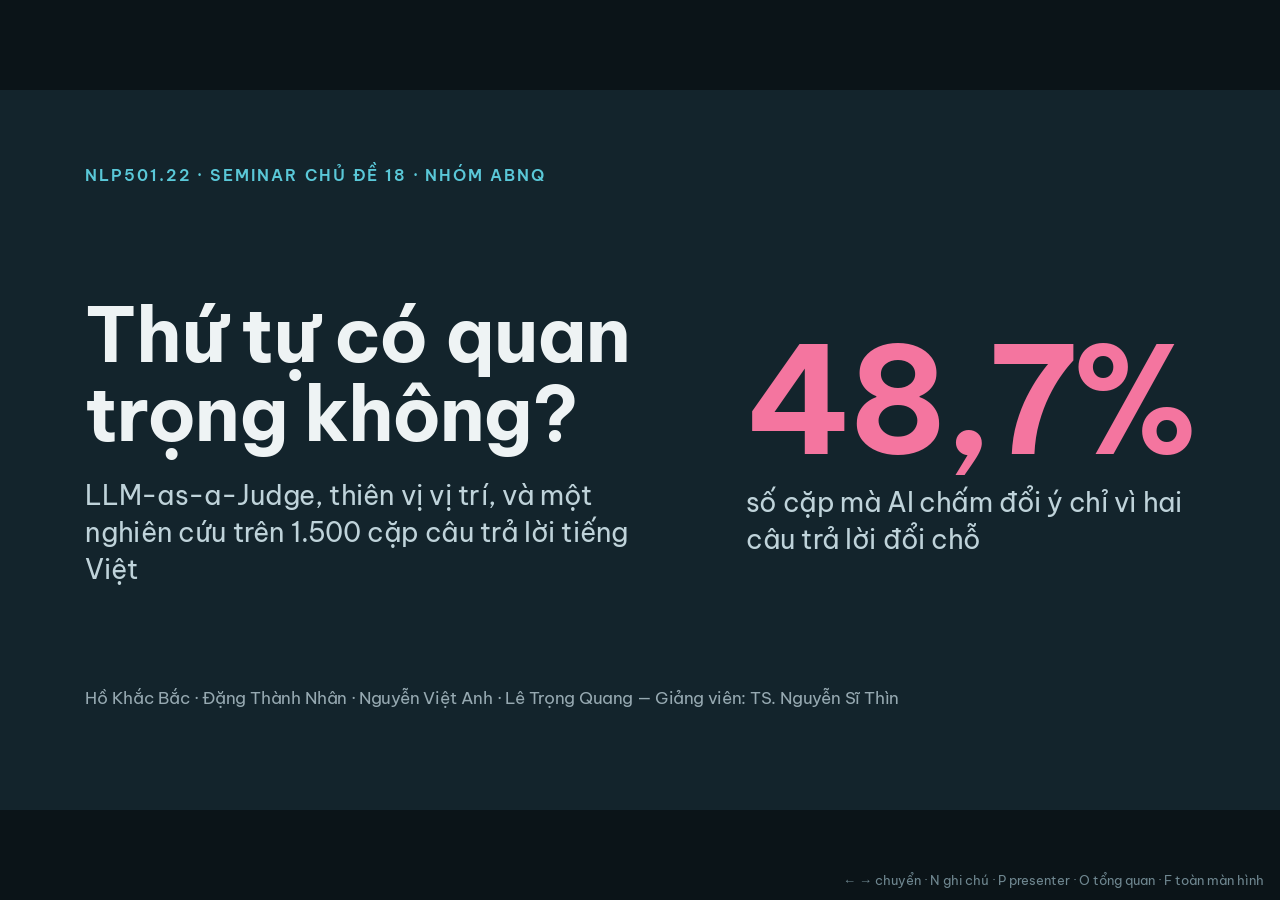
<file: slides/index.html>
<!doctype html>
<html lang="vi">
<head>
<meta charset="utf-8">
<meta name="viewport" content="width=device-width, initial-scale=1">
<title>Thứ tự có quan trọng không?</title>
<link rel="preconnect" href="https://fonts.googleapis.com">
<link rel="stylesheet" href="https://fonts.googleapis.com/css2?family=Be+Vietnam+Pro:wght@400;600;700&display=swap">
<link rel="stylesheet" href="deck.css">
</head>
<body>
<div id="stage">

<!-- ============================== MỞ ĐẦU ============================== -->

<section class="slide dark nofoot" id="cover" data-part="Mở đầu">
  <p class="eyebrow">NLP501.22 · Seminar chủ đề 18 · Nhóm ABNQ</p>
  <div class="row grow" style="align-items:center;gap:96px">
    <div class="col" style="flex:1.45">
      <h1>Thứ tự có quan trọng không?</h1>
      <p class="lead" style="margin-top:36px">LLM-as-a-Judge, thiên vị vị trí, và một nghiên cứu trên 1.500 cặp câu trả lời tiếng Việt</p>
    </div>
    <div class="col rise" style="flex:1;--i:2">
      <p class="big" style="color:var(--flip-light)">48,7%</p>
      <p class="lead" style="margin-top:16px">số cặp mà AI chấm đổi ý chỉ vì hai câu trả lời đổi chỗ</p>
    </div>
  </div>
  <p class="small">Hồ Khắc Bắc · Đặng Thành Nhân · Nguyễn Việt Anh · Lê Trọng Quang — Giảng viên: TS. Nguyễn Sĩ Thìn</p>
  <aside class="notes">Em chào thầy và các bạn. Nhóm ABNQ trình bày chủ đề 18: đánh giá mô hình ngôn ngữ lớn bằng LLM-as-a-Judge. Ngoài phần tổng quan tài liệu, nhóm có làm một thí nghiệm trên tiếng Việt. Câu hỏi của nhóm là: thứ tự hai câu trả lời có ảnh hưởng đến kết quả chấm không. Kết quả cho thấy có: ở gần một nửa số cặp, AI chấm đổi lựa chọn khi chỉ đổi chỗ hai câu trả lời.</aside>
</section>

<section class="slide" id="toc">
  <p class="eyebrow">Mục lục</p>
  <h2 style="margin-bottom:32px">Nội dung trình bày</h2>
  <div class="col">
    <div class="ag rise" style="--i:0"><p class="ag-n">01</p><div class="col"><h3>Bối cảnh: đánh giá LLM</h3><p class="body">Vì sao cần LLM-as-a-Judge, các kiểu chấm, bản đồ thiên vị</p></div><p class="ag-pg"><span data-pageof="part1"></span></p></div>
    <div class="ag rise" style="--i:1"><p class="ag-n">02</p><div class="col"><h3>Đọc paper và survey</h3><p class="body">Ba paper lõi, hai survey, nhóm đúc kết được gì</p></div><p class="ag-pg"><span data-pageof="part2"></span></p></div>
    <div class="ag rise" style="--i:2"><p class="ag-n">03</p><div class="col"><h3>Thí nghiệm của nhóm</h3><p class="body">Bốn câu hỏi nghiên cứu, dữ liệu, người chấm, độ đo</p></div><p class="ag-pg"><span data-pageof="part3"></span></p></div>
    <div class="ag rise" style="--i:3"><p class="ag-n">04</p><div class="col"><h3>Kết quả</h3><p class="body">RQ1–RQ4 và so sánh với các paper tiếng Anh</p></div><p class="ag-pg"><span data-pageof="part4"></span></p></div>
    <div class="ag rise" style="--i:4"><p class="ag-n">05</p><div class="col"><h3>Ứng dụng và demo</h3><p class="body">Hộp thư thuế hộ kinh doanh: biến kết quả thành quy tắc</p></div><p class="ag-pg"><span data-pageof="part5"></span></p></div>
    <div class="ag rise" style="--i:5"><p class="ag-n">06</p><div class="col"><h3>Kết luận</h3><p class="body">Hạn chế, hướng tiếp theo, bài học mang về</p></div><p class="ag-pg"><span data-pageof="part6"></span></p></div>
  </div>
  <aside class="notes">Bài có sáu phần. Phần một và hai là phần seminar: bối cảnh đánh giá LLM và những gì nhóm đọc được từ paper, survey. Phần ba, bốn là thí nghiệm của nhóm. Phần năm là ứng dụng thật kèm demo. Cuối cùng là hạn chế và bài học.</aside>
</section>

<section class="slide" id="summary">
  <p class="eyebrow">Tóm tắt</p>
  <h2>Kết quả chính</h2>
  <div class="g2 grow" style="gap:28px">
    <div class="card rise" style="--i:0"><p class="num pink">48,7%</p><h3>Judge đổi ý khi chỉ đổi thứ tự</h3><p class="body">Qwen2.5-7B chấm 1.500 cặp tiếng Việt. Ở 42,5% số cặp, câu nào được đặt trước thì câu đó thắng; chiều ngược lại (câu đặt sau luôn thắng) chỉ 6,2%.</p></div>
    <div class="card rise" style="--i:1"><p class="num">AUC 0,56</p><h3>Độ tự tin không giúp phát hiện flip</h3><p class="body">Judge tự tin như nhau dù chấm ổn định hay bị flip, nên không thể nhìn độ tự tin để biết lần chấm nào đáng ngờ.</p></div>
    <div class="card rise" style="--i:2"><p class="num teal">&lt; 50%</p><h3>Chấm hai chiều không giúp khớp người chấm</h3><p class="body">Chấm cả hai thứ tự rồi gộp lại (BPC) chỉ chọn giống người chấm ở 34,8% số cặp. Một phép so từ đơn giản với đáp án gốc (F1) đạt 68,9%.</p></div>
    <div class="card rise" style="--i:3"><p class="num amber">0 / 12</p><h3>Ứng dụng: đối chiếu với văn bản luật</h3><p class="body">Hộp thư tư vấn thuế: AI chấm hai bản nháp theo cả hai thứ tự, rồi kiểm lại với văn bản luật. Thử với 12 câu hỏi bẫy, dùng gpt-oss-120b: không câu trả lời sai nào đến tay người hỏi.</p></div>
  </div>
  <aside class="notes">Em tóm tắt trước kết quả chính. Judge 7B đổi lựa chọn ở 48,7% số cặp, và gần như luôn nghiêng về câu đứng trước. Độ tự tin của judge không cho biết trước khi nào nó flip. Chấm hai chiều giúp judge nhất quán hơn nhưng không giúp khớp người chấm; trong khi so F1 với đáp án gốc lại khớp người hơn nhiều. Cuối cùng, nhóm áp dụng kết quả này vào một hộp thư tư vấn thuế, nơi đáp án chuẩn là văn bản luật.</aside>
</section>

<!-- ============================== PHẦN 1: BỐI CẢNH ============================== -->

<section class="slide dark divider" id="part1" data-part="01 · Bối cảnh">
  <p class="eyebrow">Phần 01 / 06</p>
  <div class="grow"></div>
  <p class="part-n rise">01</p>
  <h1 class="rise" style="--i:1">Bối cảnh: đánh giá LLM</h1>
  <p class="lead rise" style="--i:2;margin-top:24px">Vì sao dùng LLM để chấm, và các thiên vị đã biết</p>
  <div class="grow"></div>
  <div class="prog"><div class="pp on"><p>01</p><p>Bối cảnh</p></div><div class="pp"><p>02</p><p>Paper và survey</p></div><div class="pp"><p>03</p><p>Thí nghiệm</p></div><div class="pp"><p>04</p><p>Kết quả</p></div><div class="pp"><p>05</p><p>Ứng dụng</p></div><div class="pp"><p>06</p><p>Kết luận</p></div></div>
  <aside class="notes">Phần một: bối cảnh.</aside>
</section>

<section class="slide" id="why-judge">
  <p class="eyebrow">Đánh giá LLM</p>
  <h2>Các cách đánh giá truyền thống và giới hạn</h2>
  <div class="g3">
    <div class="card rise" style="--i:0"><p class="tag teal">Benchmark trắc nghiệm</p><h3>MMLU, ARC, HELM</h3><p class="body">Chấm tự động, rẻ. Nhưng chỉ đo kiến thức dạng chọn đáp án, và đề công khai dễ <b>rò rỉ vào dữ liệu huấn luyện</b>.</p></div>
    <div class="card rise" style="--i:1"><p class="tag teal">Metric trùng từ</p><h3>BLEU, ROUGE, F1</h3><p class="body">Cần đáp án mẫu. Một câu đúng nhưng diễn đạt khác bị chấm thấp; không đo được mức hữu ích.</p></div>
    <div class="card rise" style="--i:2"><p class="tag teal">Người chấm</p><h3>Đánh giá thủ công</h3><p class="body">Đánh giá được chất lượng thật, nhưng chậm và tốn công. Nhóm ước tính khoảng 12 giờ mỗi người cho 750 câu trả lời.</p></div>
  </div>
  <div class="grow"></div>
  <div class="card cx rise" style="--i:3">
    <p class="lead" style="color:var(--ink)">LLM-as-a-Judge dùng một LLM đọc câu hỏi và câu trả lời rồi chấm thay người. Cách này phổ biến từ MT-Bench và Chatbot Arena (Zheng et al., 2023).</p>
  </div>
  <aside class="notes">Đánh giá LLM có ba cách truyền thống. Benchmark trắc nghiệm như MMLU chấm tự động được, nhưng chỉ đo kiến thức dạng chọn đáp án, và đề công khai có thể đã lọt vào dữ liệu huấn luyện, đó là câu hỏi mở của chủ đề: rò rỉ dữ liệu. Metric trùng từ như BLEU, ROUGE cần đáp án mẫu và phạt những câu đúng nhưng diễn đạt khác. Người chấm là chuẩn vàng nhưng đắt: nhóm mình mất khoảng 12 giờ mỗi người. Vì vậy cộng đồng chuyển sang LLM-as-a-Judge, được phổ biến bởi MT-Bench và Chatbot Arena.</aside>
</section>

<section class="slide" id="judge-types">
  <p class="eyebrow">LLM-as-a-Judge là gì</p>
  <h2>Các kiểu chấm của LLM-as-a-Judge</h2>
  <div class="g3">
    <div class="card rise" style="--i:0"><p class="tag pink">Pairwise</p><h3>Chọn câu tốt hơn</h3><p class="body">Đọc câu hỏi và hai câu trả lời A, B; trả lời A, B hoặc hoà. Gần cách người so sánh nhất. Thiên vị vị trí xuất hiện ở kiểu này.</p></div>
    <div class="card rise" style="--i:1"><p class="tag">Single-answer</p><h3>Chấm điểm từng câu</h3><p class="body">Cho điểm 1–10 từng câu riêng. Mở rộng tốt hơn, nhưng thang điểm dễ trôi giữa các lần chấm.</p></div>
    <div class="card rise" style="--i:2"><p class="tag">Reference-guided</p><h3>Có đáp án mẫu</h3><p class="body">Đưa thêm đáp án mẫu cho judge. Zheng et al. dùng cho câu toán: lỗi chấm giảm từ 14/20 xuống 3/20.</p></div>
  </div>
  <div class="grow"></div>
  <div class="row" style="gap:28px">
    <div class="card grow rise" style="--i:3"><p class="small"><b>Gu et al. (2024)</b> định nghĩa: E ← P<sub>LLM</sub>(x ⊕ C). Đầu vào x, ngữ cảnh/prompt C, đầu ra E là điểm, lựa chọn, nhãn hoặc câu.</p></div>
    <div class="card grow rise" style="--i:4"><p class="small"><b>Li et al. (2024)</b> phân loại theo đầu vào (pointwise, pairwise, listwise) và đầu ra (điểm, xếp hạng, lựa chọn).</p></div>
  </div>
  <p class="source">Zheng et al. 2023, Sec. 3.1 và Table 4; Gu et al. 2024 (v6), §2; Li et al. 2024 (v7), §2.</p>
  <aside class="notes">LLM-as-a-Judge có ba kiểu chính. Pairwise: đưa hai câu, hỏi câu nào tốt hơn, đây là kiểu nhóm nghiên cứu và cũng là kiểu dính thiên vị vị trí. Single-answer: chấm điểm từng câu. Reference-guided: đưa kèm đáp án mẫu; trên câu toán, cách này giảm lỗi chấm từ 14 xuống 3 trên 20 câu. Hai survey nhóm đọc đều đưa ra khung chung: Gu định nghĩa judge là một hàm của đầu vào và prompt; Li phân loại theo dạng đầu vào và đầu ra.</aside>
</section>

<section class="slide foot2" id="bias-map">
  <p class="eyebrow">Thiên vị của judge</p>
  <h2>Các thiên vị đã được ghi nhận</h2>
  <table class="t">
    <tr><th style="width:24%">Thiên vị</th><th style="width:44%">Biểu hiện</th><th>Bằng chứng</th></tr>
    <tr class="hl"><td>Vị trí (position)</td><td>Chọn theo chỗ đứng, không theo nội dung</td><td>GPT-4 giữ nguyên lựa chọn sau khi đổi chỗ ở 65% số cặp (Zheng 2023)</td></tr>
    <tr><td>Độ dài (verbosity)</td><td>Thích câu dài hơn dù không tốt hơn</td><td>Câu trả lời lặp ý lừa được Claude-v1, GPT-3.5 ở 91,3% (Zheng 2023)</td></tr>
    <tr><td>Tự đề cao (self-enhancement)</td><td>Ưu ái câu do chính mình hoặc cùng họ sinh ra</td><td>Zheng 2023; Li 2024 gọi là egocentric bias</td></tr>
    <tr><td>Hình thức, thẩm quyền</td><td>Bị kéo bởi định dạng, trích dẫn, giọng tự tin</td><td>Gu 2024 §4.2; Li 2024 §7.1</td></tr>
    <tr><td>Tấn công prompt</td><td>Câu cài lệnh hoặc cụm “wait, let me think…” làm đổi kết quả chấm</td><td>Gu 2024 §4.3; Wang 2025 (superficial reflection)</td></tr>
  </table>
  <p class="source">Zheng et al. 2023, Table 2–3; Gu et al. 2024, §4.2–4.3; Li et al. 2024, §7.1; Wang et al. 2025.</p>
  <aside class="notes">Judge là một mô hình nên cũng có thiên vị. Thiên vị vị trí là cái nhóm tập trung: chọn theo chỗ đứng. Ngay GPT-4 cũng chỉ giữ nguyên lựa chọn ở 65% số cặp khi đổi chỗ. Thiên vị độ dài: một câu trả lời lặp ý lừa được Claude-v1 và GPT-3.5 ở 91%. Tự đề cao: ưu ái câu của chính mình. Ngoài ra còn thiên vị hình thức, và các kiểu tấn công prompt. Các survey mới xếp chúng thành nhóm thiên vị chung và nhóm riêng cho việc chấm.</aside>
</section>

<section class="slide" id="flip-def">
  <p class="eyebrow">Thiên vị vị trí</p>
  <h2>Cùng hai câu trả lời, chỉ đổi thứ tự</h2>
  <div class="col" style="gap:48px;margin-top:24px">
    <div class="step rise" style="--i:1">
      <p class="body" style="width:190px;font-weight:600;color:var(--ink)">Lượt 1</p>
      <p class="slot sx">A = câu X</p><p class="slot sy">B = câu Y</p>
      <p class="body" style="width:70px;text-align:center">→</p>
      <p class="body" style="color:var(--ink)">Judge chọn <b>“A”</b>, tức là <b class="teal">X</b></p>
    </div>
    <div class="step rise" style="--i:3">
      <p class="body" style="width:190px;font-weight:600;color:var(--ink)">Lượt 2</p>
      <p class="slot sy">A = câu Y</p><p class="slot sx">B = câu X</p>
      <p class="body" style="width:70px;text-align:center">→</p>
      <p class="body" style="color:var(--ink)">Judge chọn <b>“A”</b>, tức là <b class="amber">Y</b></p>
    </div>
  </div>
  <div class="grow"></div>
  <div class="card cf rise" style="--i:5">
    <p class="lead" style="color:var(--ink)"><b class="pink">Flip:</b> hai lượt chọn hai câu khác nhau dù nội dung không đổi một chữ. Wang et al. (2023) gọi tỉ lệ này là <i>Conflict Rate</i>.</p>
  </div>
  <aside class="notes">Định nghĩa cụ thể. Thử hình dung cô giáo chấm hai bài văn: hôm nay đọc bài An trước và chọn An, hôm sau đọc bài Bình trước và chọn Bình. Bài không đổi, người thắng đổi. Với LLM cũng vậy: mỗi cặp chấm hai lượt, lượt hai đổi chỗ. Nếu cả hai lượt judge đều nói “A”, nó đã chọn X rồi lại chọn Y. Đó là một flip. Tỉ lệ flip chính là Conflict Rate trong paper của Wang.</aside>
</section>

<!-- ============================== PHẦN 2: PAPER ============================== -->

<section class="slide dark divider" id="part2" data-part="02 · Paper và survey">
  <p class="eyebrow">Phần 02 / 06</p>
  <div class="grow"></div>
  <p class="part-n rise">02</p>
  <h1 class="rise" style="--i:1">Đọc paper và survey</h1>
  <p class="lead rise" style="--i:2;margin-top:24px">Zheng 2023, Wang 2023, Shi 2024 và hai survey</p>
  <div class="grow"></div>
  <div class="prog"><div class="pp done"><p>01</p><p>Bối cảnh</p></div><div class="pp on"><p>02</p><p>Paper và survey</p></div><div class="pp"><p>03</p><p>Thí nghiệm</p></div><div class="pp"><p>04</p><p>Kết quả</p></div><div class="pp"><p>05</p><p>Ứng dụng</p></div><div class="pp"><p>06</p><p>Kết luận</p></div></div>
  <aside class="notes">Phần hai: nhóm đọc gì và rút ra gì. Ba paper lõi là Zheng 2023, Wang 2023, Shi 2024; hai survey là Gu 2024 và Li 2024. Mọi con số trên slide đã được đối chiếu với bản PDF.</aside>
</section>

<section class="slide" id="paper-zheng">
  <div class="paper-head"><h2>Zheng et al. 2023 · MT-Bench</h2><span class="venue">NeurIPS 2023 D&amp;B</span></div>
  <div class="quad">
    <div class="card"><h3 class="teal">Đóng góp</h3><ul class="list tight"><li>MT-Bench: 80 câu hỏi nhiều lượt, 8 loại; Chatbot Arena</li><li>Ba kiểu judge, prompt pairwise “[[A]]/[[B]]/[[C]]”</li><li>Bốn hạn chế: vị trí, độ dài, tự đề cao, yếu toán</li></ul></div>
    <div class="card"><h3 class="pink">Con số</h3><div class="kv">
      <p class="k">65,0%</p><p class="v">GPT-4 nhất quán khi đổi chỗ (Claude-v1 23,8%) – cặp gần như giống nhau, T2</p>
      <p class="k">36–42%</p><p class="v">nhất quán ở câu viết, nhân văn; 86% ở toán, code – T10</p>
      <p class="k">98,8%</p><p class="v">khi hai mô hình chênh rõ – T11</p>
      <p class="k">85%</p><p class="v">GPT-4 khớp người, cao hơn người–người 81% – T5</p></div></div>
    <div class="card cx"><h3 class="teal">Nhóm lấy gì</h3><p class="body">Prompt pair-v2 nguyên văn; cách báo consistency, lệch đầu, lệch sau, lỗi format; “swap bảo thủ” cho RQ4.</p></div>
    <div class="card"><h3>Hạn chế</h3><p class="body">Table 2 dùng cặp gần như trùng nhau (cực đoan). Chỉ tiếng Anh, judge đóng. Nguyên nhân chỉ là phỏng đoán: dữ liệu hoặc kiến trúc trái→phải.</p></div>
  </div>
  <aside class="notes">Paper đầu tiên là Zheng 2023, paper khai sinh MT-Bench. Họ chỉ ra bốn hạn chế của judge. Về vị trí: trên các cặp gần như giống nhau, GPT-4 chỉ nhất quán 65%, Claude-v1 chỉ 23,8%. Câu hỏi mở như viết lách bị nặng hơn nhiều so với toán. Khi hai mô hình chênh rõ, GPT-4 gần như luôn nhất quán. Và nếu bỏ qua bias, GPT-4 khớp người chấm còn cao hơn người khớp nhau. Nhóm lấy nguyên prompt của họ. Hạn chế: thí nghiệm vị trí dùng cặp cực đoan, chỉ tiếng Anh, judge đóng.</aside>
</section>

<section class="slide" id="paper-wang">
  <div class="paper-head"><h2>Wang et al. 2023 · LLMs are not Fair Evaluators</h2><span class="venue">arXiv:2305.17926</span></div>
  <div class="quad">
    <div class="card"><h3 class="teal">Đóng góp</h3><ul class="list tight"><li>Định nghĩa Conflict Rate (Eq. 1)</li><li>Ba cách hiệu chỉnh: <b>MEC</b> (giải thích trước khi chấm), <b>BPC</b> (lấy trung bình hai thứ tự), <b>HITLC</b> (chuyển ca khó cho người)</li></ul></div>
    <div class="card"><h3 class="pink">Con số</h3><div class="kv">
      <p class="k">66/80</p><p class="v">câu Vicuna-13B “thắng” ChatGPT chỉ nhờ đổi thứ tự</p>
      <p class="k">46,3%</p><p class="v">conflict của GPT-4 ở cặp sát nút; 5,0% ở cặp chênh rõ – T2</p>
      <p class="k">Ngược</p><p class="v">GPT-4 ưu câu đầu, ChatGPT ưu câu sau</p>
      <p class="k">0,24→0,37</p><p class="v">kappa GPT-4 với người sau MEC+BPC; người–người 0,54 – T4</p></div></div>
    <div class="card cx"><h3 class="teal">Nhóm lấy gì</h3><p class="body">Flip rate = Conflict Rate. BPC cho RQ4, nhưng áp lên <b>xác suất token</b> thay vì điểm 1–10.</p></div>
    <div class="card"><h3>Hạn chế</h3><p class="body">80 câu, 3 tác giả tự chấm. Độ chênh chất lượng đo bằng chính LLM. Judge đóng nên phải lấy mẫu nhiều lần mới đo được độ lưỡng lự.</p></div>
  </div>
  <aside class="notes">Paper thứ hai là Wang 2023. Khi ChatGPT làm giám khảo, chỉ cần đổi thứ tự là Vicuna-13B thắng ChatGPT ở 66 trên 80 câu. Họ định nghĩa Conflict Rate, chính là flip rate của nhóm. GPT-4 thích câu đầu, còn ChatGPT thích câu sau, nên không thể hiệu chỉnh theo một hướng cố định. Họ đề xuất ba cách hiệu chỉnh; MEC cộng BPC nâng kappa với người từ 0,24 lên 0,37. Nhóm dùng BPC cho RQ4. Hạn chế: quy mô nhỏ, và độ chênh chất lượng lại đo bằng chính LLM.</aside>
</section>

<section class="slide" id="paper-shi">
  <div class="paper-head"><h2>Shi et al. 2024 · Judging the Judges</h2><span class="venue">arXiv:2406.07791 v9</span></div>
  <div class="quad">
    <div class="card"><h3 class="teal">Đóng góp</h3><ul class="list tight"><li>15 judge, MT-Bench + DevBench, hơn 150 nghìn lượt chấm</li><li>Ba độ đo: Repetition Stability, Position Consistency, Preference Fairness</li><li>Hồi quy các yếu tố cấp judge, ứng viên, task</li></ul></div>
    <div class="card"><h3 class="pink">Phát hiện</h3><div class="kv">
      <p class="k">RS&gt;0,85</p><p class="v">judge mạnh lặp lại ổn định: thiên vị không phải ngẫu nhiên</p>
      <p class="k">Độ chênh</p><p class="v">“strongly affected” bởi độ chênh chất lượng; độ dài prompt ảnh hưởng yếu</p>
      <p class="k">Hướng</p><p class="v">GPT-4 ưu câu sau ở MT-Bench, câu đầu ở DevBench</p>
      <p class="k">PC≠PF</p><p class="v">nhất quán cao vẫn có thể không công bằng</p></div></div>
    <div class="card cx"><h3 class="teal">Nhóm lấy gì</h3><p class="body">Chạy greedy để RS = 1; báo cả flip rate <b>và</b> hướng lệch (FPP); đo flip theo độ chênh cho RQ2.</p></div>
    <div class="card"><h3>Hạn chế</h3><p class="body">Không có người chấm: độ chênh tính từ chính các judge. Chỉ tiếng Anh, không dùng xác suất token, judge mở chỉ có Llama.</p></div>
  </div>
  <aside class="notes">Paper thứ ba, Shi 2024, là nghiên cứu hệ thống nhất về riêng thiên vị vị trí, với 15 judge. Judge mạnh lặp lại rất ổn định, nên thiên vị là có hệ thống chứ không phải nhiễu. Thiên vị phụ thuộc mạnh vào độ chênh chất lượng giữa hai câu. Hướng lệch cũng đổi theo task, ngay cả với cùng một judge, và nhất quán cao chưa chắc đã công bằng. Hạn chế lớn: không có người chấm, độ chênh được tính từ chính kết quả của các judge, nên lập luận hơi vòng.</aside>
</section>

<section class="slide" id="surveys">
  <p class="eyebrow">Hai survey và bằng chứng mới</p>
  <h2>Survey và các nghiên cứu gần đây</h2>
  <div class="g2" style="gap:28px">
    <div class="card"><p class="tag teal">Gu et al. 2024 · A Survey on LLM-as-a-Judge</p><ul class="list tight"><li>Giảm thiên vị ở ba tầng: prompt (đổi chỗ, CoT), mô hình (fine-tune), đầu ra (bỏ phiếu nhiều lần)</li><li>Tự đo: nhất quán vị trí GPT-4-turbo 80%, LLaMA3-8B chỉ 39%; khớp người 51–62% với mọi judge</li><li>Lời giải thích <b>làm giảm</b> nhất quán vị trí (68,8 → 49,0, GPT-3.5)</li></ul></div>
    <div class="card"><p class="tag teal">Li et al. 2024 · From Generation to Judgment</p><ul class="list tight"><li>Khung “chấm gì, chấm thế nào, đánh giá judge thế nào”</li><li>Sáu chiến lược prompt; đổi chỗ, bất nhất thì tính hoà</li><li>Nguyên nhân gốc của thiên vị vẫn chưa rõ, cần nghiên cứu (§7.1)</li><li>Judge kém ở ngôn ngữ ít tài nguyên</li></ul></div>
  </div>
  <div class="g3" style="margin-top:28px;gap:24px">
    <div class="card cf"><p class="num pink" style="font-size:52px">50,9%</p><p class="small">GPT-4o trên JudgeBench (đúng/sai khách quan); 50% là đoán mò – Tan 2025</p></div>
    <div class="card cf"><p class="num pink" style="font-size:52px">câu sau</p><p class="small">Mô hình suy luận (DeepSeek-R1) ưu câu đứng sau – Wang 2025</p></div>
    <div class="card cf"><p class="num pink" style="font-size:52px">κ ≈ 0,3</p><p class="small">Nhất quán giữa 25 ngôn ngữ; kém nhất ở ngôn ngữ ít tài nguyên – Fu &amp; Liu 2025</p></div>
  </div>
  <aside class="notes">Hai survey nhìn rộng hơn. Gu 2024 chia cách giảm thiên vị thành ba tầng, và tự đo: GPT-4-turbo nhất quán 80%, nhưng LLaMA3-8B, cỡ gần với judge của nhóm, chỉ 39%; khớp người của mọi judge chỉ 51 đến 62%. Theo Gu, bắt giải thích lại làm giảm nhất quán vị trí, trong khi Fu và Liu thấy giải thích giúp nhất quán giữa ngôn ngữ. Li 2024 thừa nhận nguyên nhân gốc vẫn chưa rõ. Ba bằng chứng mới ở hàng dưới: GPT-4o gần như đoán mò trên JudgeBench; mô hình suy luận lại ưu câu đứng sau; và judge kém nhất quán giữa các ngôn ngữ.</aside>
</section>

<section class="slide" id="recent-2026">
  <p class="eyebrow">Ba công trình 2026</p>
  <h2>Nhất quán khi đổi chỗ chưa đủ để tin judge</h2>
  <div class="g3 grow" style="gap:28px">
    <div class="card rise" style="--i:0"><p class="tag teal">Kumar et al. · AACL 2026</p><h3>Gộp ba điều kiện thành một số</h3><p class="body">Verdict đáng tin phải <b>lặp lại được</b> (C), <b>không đổi khi đổi chỗ</b> (1 − φ) và <b>đúng</b> (A):</p><p class="lead" style="color:var(--ink);font-weight:700;margin:16px 0">T = C · (A − φ/2)</p><p class="small">Gemini-2.0-Flash trên JudgeBench: C = 100%, φ = 98%, A = 51%, nên T = 2%. Ổn định tuyệt đối nhưng gần như không có verdict đáng tin.</p></div>
    <div class="card rise" style="--i:1"><p class="tag teal">Lee et al. · ICML 2026</p><h3>Hiệu chỉnh theo người chấm</h3><p class="body">Lấy một tập đã có người chấm, đo xem judge nhận ra đúng bao nhiêu câu tốt (q₁) và bao nhiêu câu kém (q₀). Rồi dùng hai số đó sửa tỉ lệ judge báo (p̂):</p><p class="lead" style="color:var(--ink);font-weight:700;margin:16px 0;font-size:34px">θ̂ = (p̂ + q̂₀ − 1) / (q̂₀ + q̂₁ − 1)</p><p class="small">Báo kèm khoảng tin cậy tính cả độ bất định của tập hiệu chỉnh.</p></div>
    <div class="card rise" style="--i:2"><p class="tag teal">Zhou et al. · arXiv 2026</p><h3>Đúng thứ hạng, lệch thang điểm</h3><p class="body">Cùng nội dung, 23 ngôn ngữ (có tiếng Việt): ngôn ngữ ít tài nguyên lại được chấm <b>cao hơn</b>.</p><div class="kv" style="grid-template-columns:150px 1fr;margin-top:16px"><p class="k" style="font-size:32px">0,4–0,5</p><p class="v">điểm trên thang 1–5</p><p class="k" style="font-size:32px">ρ = −0,81</p><p class="v">điểm với mức tài nguyên</p><p class="k" style="font-size:32px">43 điểm</p><p class="v">điểm % chênh tỉ lệ được chấp nhận, dù so cặp vẫn đúng trên 90%</p></div></div>
  </div>
  <p class="source">Kumar, Rathore, Moitra. All Verdicts are Not Equal. AACL 2026 · Lee et al. arXiv:2511.21140 · Zhou et al. arXiv:2607.14480.</p>
  <aside class="notes">Ba công trình năm 2026 đẩy câu hỏi đi xa hơn đổi chỗ. Kumar và cộng sự nói một verdict đáng tin phải đồng thời lặp lại được, không đổi khi đổi chỗ, và đúng. Họ gộp thành một số T. Ví dụ đáng nhớ: Gemini-2.0-Flash trả lời giống hệt nhau mọi lần, nhưng đổi chỗ thì 98% verdict lật, nên chỉ 2% verdict là đáng tin. Lee và cộng sự chỉ cách báo cáo: đo độ nhạy và độ đặc hiệu của judge trên một tập có nhãn người, rồi sửa con số thô và báo kèm khoảng tin cậy. Zhou và cộng sự cho thấy judge có thể xếp hạng đúng mà thang điểm vẫn lệch theo ngôn ngữ: ngôn ngữ ít tài nguyên, trong đó có tiếng Việt, lại được chấm cao hơn khoảng nửa điểm.</aside>
</section>

<section class="slide" id="matrix">
  <p class="eyebrow">Tổng hợp</p>
  <h2>So sánh các nghiên cứu</h2>
  <table class="t">
    <tr><th style="width:17%">Paper</th><th style="width:20%">Judge</th><th style="width:11%">Ngôn ngữ</th><th style="width:20%">Độ chênh đo bằng</th><th style="width:16%">Xác suất token</th><th>So với người chấm</th></tr>
    <tr><td>Zheng 2023</td><td>GPT-4, GPT-3.5, Claude</td><td>EN</td><td>Cặp mô hình</td><td>Không</td><td>Có, 58 chuyên gia</td></tr>
    <tr><td>Wang 2023</td><td>GPT-4, ChatGPT</td><td>EN</td><td>Điểm của chính LLM</td><td>Không</td><td>Có, 3 tác giả</td></tr>
    <tr><td>Shi 2024</td><td>15 judge (3 mở)</td><td>EN</td><td>Win rate của judge</td><td>Không</td><td>Không</td></tr>
    <tr><td>Fu &amp; Liu 2025</td><td>5 mô hình</td><td>25 ngôn ngữ</td><td>–</td><td>Không</td><td>Không</td></tr>
    <tr class="hl"><td>Nhóm ABNQ</td><td>Qwen2.5-7B (mở)</td><td>VI</td><td>Điểm người chấm</td><td>Có</td><td>Có, 4 người, 2 người/câu</td></tr>
  </table>
  <div class="grow"></div>
  <p class="body">Nhóm tìm ở arXiv, ACL Anthology, VLSP và chưa thấy nghiên cứu nào đo thiên vị vị trí trên câu trả lời tiếng Việt dài, đối chiếu với người chấm.</p>
  <aside class="notes">Đặt các paper cạnh nhau sẽ thấy khoảng trống. Gần như mọi bằng chứng là tiếng Anh. Judge chủ yếu là API đóng nên không đọc được xác suất token. Độ chênh chất lượng thường đo bằng chính LLM. Nhóm lấp vào bốn ô đó: tiếng Việt, judge mở có xác suất token, độ chênh đo bằng người chấm, và có đáp án gốc. Nhóm đã tìm ở arXiv, ACL Anthology, VLSP và chưa thấy nghiên cứu tương tự.</aside>
</section>

<section class="slide" id="insights">
  <p class="eyebrow">Đúc kết từ tài liệu</p>
  <h2>Những điểm nhóm rút ra từ tài liệu</h2>
  <div class="col" style="gap:20px">
    <div class="card rise" style="--i:0;display:grid;grid-template-columns:70px 1fr;gap:24px;padding:20px 32px;align-items:center"><p class="num teal" style="font-size:44px;margin:0">1</p><p class="body">Thiên vị vị trí có ở mọi judge được khảo sát, nặng hơn ở judge yếu, câu hỏi mở và cặp sát nút.</p></div>
    <div class="card rise" style="--i:1;display:grid;grid-template-columns:70px 1fr;gap:24px;padding:20px 32px;align-items:center"><p class="num teal" style="font-size:44px;margin:0">2</p><p class="body">Hướng lệch khác nhau giữa các judge: GPT-4 ưu câu đầu, ChatGPT và mô hình suy luận ưu câu sau. Vì vậy cần đo cho từng judge, không hiệu chỉnh cố định được.</p></div>
    <div class="card rise" style="--i:2;display:grid;grid-template-columns:70px 1fr;gap:24px;padding:20px 32px;align-items:center"><p class="num teal" style="font-size:44px;margin:0">3</p><p class="body">Judge nhất quán khi đổi thứ tự chưa chắc công bằng (Shi) hay chấm đúng (JudgeBench: GPT-4o gần mức đoán mò). Cần báo cùng lúc độ lặp lại, flip và độ đúng (Kumar 2026).</p></div>
    <div class="card rise" style="--i:3;display:grid;grid-template-columns:70px 1fr;gap:24px;padding:20px 32px;align-items:center"><p class="num teal" style="font-size:44px;margin:0">4</p><p class="body">Cách giảm thiên vị rẻ nhất là chấm cả hai thứ tự (BPC), nhưng cách này chỉ xử lý vị trí, không xử lý độ dài hay các thiên vị khác.</p></div>
    <div class="card rise" style="--i:4;display:grid;grid-template-columns:70px 1fr;gap:24px;padding:20px 32px;align-items:center"><p class="num teal" style="font-size:44px;margin:0">5</p><p class="body">Nguyên nhân chưa được chứng minh. Các giả thuyết: mô hình ưu ái token “A” (Zheng 2024), dùng ngữ cảnh không đều (Liu 2023), kiến trúc đọc trái sang phải.</p></div>
  </div>
  <aside class="notes">Từ tài liệu, nhóm rút ra mấy điểm. Thiên vị vị trí có ở mọi judge được khảo sát, nặng nhất khi judge yếu, câu hỏi mở và hai câu sát nút. Hướng lệch khác nhau giữa các judge, nên phải đo riêng. Điểm nhóm quan tâm nhất là judge nhất quán chưa chắc đã công bằng hay chấm đúng. Cách giảm thiên vị rẻ nhất là chấm cả hai thứ tự, nhưng chỉ xử lý được vị trí. Còn nguyên nhân thì chưa được chứng minh; giả thuyết được nhắc nhiều nhất là mô hình ưu ái token “A”.</aside>
</section>

<section class="slide" id="decisions">
  <p class="eyebrow">Từ tài liệu đến thiết kế</p>
  <h2>Áp dụng vào thiết kế thí nghiệm</h2>
  <table class="t">
    <tr><th style="width:44%">Bài học</th><th style="width:16%">Nguồn</th><th>Quyết định của nhóm</th></tr>
    <tr><td>Chỉ đổi thứ tự đã đủ làm judge đổi kết quả</td><td>Wang, Zheng</td><td>Chấm mỗi cặp hai lượt, chỉ đổi vị trí A/B</td></tr>
    <tr><td>Thiên vị mạnh nhất khi hai câu sát nút</td><td>Shi, Zheng T11</td><td>Ba mô hình trả lời để có nhiều mức chênh; chia nhóm theo <b>điểm người</b> (RQ2)</td></tr>
    <tr><td>Mô hình có sẵn ưu ái token “A”</td><td>Zheng 2024</td><td>Đọc xác suất token A/B/C làm độ tự tin (RQ3)</td></tr>
    <tr><td>BPC giảm thiên vị mà không cần huấn luyện</td><td>Wang</td><td>Thử BPC và “chỉ giữ cặp nhất quán” (RQ4)</td></tr>
    <tr><td>Phải loại trừ nhiễu lấy mẫu</td><td>Shi</td><td>Judge chạy greedy, nhiệt độ 0: mọi flip là do thứ tự</td></tr>
    <tr><td>Câu hỏi mở bị thiên vị nặng hơn</td><td>Zheng T10</td><td>Chỉ lấy câu “vì sao / như thế nào”</td></tr>
  </table>
  <aside class="notes">Các điểm trên được áp dụng vào thiết kế như sau. Đổi thứ tự là đủ gây flip, nên mỗi cặp chấm hai lượt. Thiên vị mạnh khi sát nút, nên nhóm dùng ba mô hình để có nhiều mức chênh, và đo độ chênh bằng người chấm. Token “A” có thể là nguyên nhân, nên nhóm đọc xác suất token. Judge chạy nhiệt độ 0 để mọi flip là do thứ tự, không phải do may rủi. Và chỉ lấy câu hỏi mở dạng vì sao, như thế nào.</aside>
</section>

<!-- ============================== PHẦN 3: THÍ NGHIỆM ============================== -->

<section class="slide dark divider" id="part3" data-part="03 · Thí nghiệm">
  <p class="eyebrow">Phần 03 / 06</p>
  <div class="grow"></div>
  <p class="part-n rise">03</p>
  <h1 class="rise" style="--i:1">Thí nghiệm của nhóm</h1>
  <p class="lead rise" style="--i:2;margin-top:24px">Câu hỏi nghiên cứu, dữ liệu và cách đo</p>
  <div class="grow"></div>
  <div class="prog"><div class="pp done"><p>01</p><p>Bối cảnh</p></div><div class="pp done"><p>02</p><p>Paper và survey</p></div><div class="pp on"><p>03</p><p>Thí nghiệm</p></div><div class="pp"><p>04</p><p>Kết quả</p></div><div class="pp"><p>05</p><p>Ứng dụng</p></div><div class="pp"><p>06</p><p>Kết luận</p></div></div>
  <aside class="notes">Phần ba: thí nghiệm của nhóm.</aside>
</section>

<section class="slide" id="rqs">
  <p class="eyebrow">Câu hỏi nghiên cứu</p>
  <h2>Câu hỏi nghiên cứu</h2>
  <div class="g2 grow" style="gap:28px">
    <div class="card rise" style="--i:0"><p class="tag pink">RQ1 · Tần suất</p><h3>Judge flip bao nhiêu khi đổi thứ tự hai câu tiếng Việt?</h3><p class="body">Flip rate, First-Position Preference</p></div>
    <div class="card rise" style="--i:1"><p class="tag pink">RQ2 · Khi nào</p><h3>Flip có tập trung ở cặp người chấm thấy sát nút?</h3><p class="body">Flip rate theo độ chênh điểm người</p></div>
    <div class="card rise" style="--i:2"><p class="tag pink">RQ3 · Dấu hiệu</p><h3>Flip có đi kèm độ tự tin thấp của judge?</h3><p class="body">Confidence margin từ xác suất token, AUC</p></div>
    <div class="card rise" style="--i:3"><p class="tag pink">RQ4 · Cách sửa</p><h3>Chấm hai chiều có làm judge khớp người chấm hơn?</h3><p class="body">Tỉ lệ khớp người: một lượt, chỉ cặp nhất quán, BPC, baseline</p></div>
  </div>
  <aside class="notes">Bốn câu hỏi. RQ1: flip bao nhiêu và lệch về phía nào. RQ2: flip có tập trung ở cặp sát nút không, sát nút theo người chấm chứ không theo LLM. RQ3: khi judge flip, nó có kém tự tin không; nếu có thì ta lọc được. RQ4: chấm hai chiều có giúp judge khớp người chấm hơn không.</aside>
</section>

<section class="slide" id="design">
  <p class="eyebrow">Thiết kế</p>
  <h2>500 câu hỏi → 1.500 cặp → 3.000 lượt chấm</h2>
  <div class="flow" style="gap:0">
    <div class="card grow rise" style="--i:0"><p class="num teal">500</p><h3>Câu hỏi</h3><p class="body">“Vì sao / như thế nào” từ UIT-ViQuAD 2.0, 108 bài, có đoạn văn và đáp án gốc</p></div>
    <div class="arrow">→</div>
    <div class="card grow rise" style="--i:1"><p class="num teal">3</p><h3>Mô hình trả lời</h3><p class="body">Qwen2.5-7B, gpt-oss-20b, Gemini Flash-Lite; cùng prompt, 2–4 câu, không định dạng</p></div>
    <div class="arrow">→</div>
    <div class="card grow rise" style="--i:2"><p class="num pink">3.000</p><h3>Lượt chấm</h3><p class="body">1.500 cặp × 2 thứ tự. Judge Qwen2.5-7B, prompt MT-Bench, có hoà, nhiệt độ 0</p></div>
    <div class="arrow">→</div>
    <div class="card grow rise" style="--i:3"><p class="num amber">4</p><h3>Người chấm</h3><p class="body">Thang 1–5, mỗi câu 2 người, không biết mô hình nào viết</p></div>
  </div>
  <div class="grow"></div>
  <p class="small">Độ tự tin: xác suất judge viết “A” hay “B” ở chỗ kết luận, chuẩn hoá cho tổng bằng 1, rồi đổi sang X/Y. Khoảng tin cậy 95%: bootstrap 2.000 lần, lấy mẫu theo câu hỏi vì ba cặp của cùng một câu hỏi không độc lập với nhau.</p>
  <aside class="notes">Thiết kế. 500 câu hỏi vì sao, như thế nào từ UIT-ViQuAD. Ba mô hình miễn phí cùng trả lời, ghép thành ba cặp mỗi câu, tổng 1.500 cặp. Mỗi cặp chấm hai lượt, tổng 3.000 lượt, bằng Qwen2.5-7B chạy nhiệt độ 0. Song song, bốn người chấm cho điểm từng câu trả lời. Nhóm đọc xác suất của token kết luận làm độ tự tin. Khoảng tin cậy lấy bootstrap theo câu hỏi.</aside>
</section>

<section class="slide" id="annot">
  <p class="eyebrow">Chuẩn để so sánh</p>
  <h2>Người chấm đồng thuận đủ tốt để làm chuẩn</h2>
  <div class="row grow" style="gap:56px">
    <div class="col" style="flex:1.1">
      <table class="t">
        <tr><th style="width:14%">Điểm</th><th>Ý nghĩa (rubric rút gọn)</th></tr>
        <tr><td><b>5</b></td><td>Có ý chính, mọi chi tiết đều có trong đoạn văn</td></tr>
        <tr><td><b>4</b></td><td>Có ý chính, thiếu chi tiết nhỏ hoặc thêm một suy luận</td></tr>
        <tr><td><b>3</b></td><td>Chỉ một phần ý chính, mơ hồ, hoặc có một ý sai</td></tr>
        <tr><td><b>2</b></td><td>Thiếu ý chính, chỉ có ý phụ đúng</td></tr>
        <tr><td><b>1</b></td><td>Sai, lạc đề, bịa, hoặc ý chính trái đoạn văn</td></tr>
      </table>
      <p class="small" style="margin-top:18px">Chấm nội dung, không chấm độ dài hay văn phong. 14 câu có đáp án gốc sai bị loại, còn 1.458 cặp.</p>
    </div>
    <div class="col" style="flex:.9;gap:24px">
      <div class="card"><p class="num teal">α = 0,74</p><p class="body">Krippendorff’s α (ordinal) trên cả bốn người</p></div>
      <div class="card"><p class="num">κ 0,62–0,76</p><p class="body">Cohen’s κ theo từng cặp người chấm. Wang et al. báo kappa người–người 0,54 (thang khác)</p></div>
    </div>
  </div>
  <aside class="notes">Muốn nói judge đúng hay sai thì cần một chuẩn. Bốn người chấm theo rubric năm mức, tập trung vào ý chính so với đáp án gốc. Độ đồng thuận: Krippendorff’s alpha 0,74, Cohen’s kappa từ 0,62 đến 0,76. Để so sánh, ba người chấm của Wang chỉ đạt 0,54. Vậy nếu judge lệch người, đó không phải do người chấm bất đồng với nhau.</aside>
</section>

<!-- ============================== PHẦN 4: KẾT QUẢ ============================== -->

<section class="slide dark divider" id="part4" data-part="04 · Kết quả">
  <p class="eyebrow">Phần 04 / 06</p>
  <div class="grow"></div>
  <p class="part-n rise">04</p>
  <h1 class="rise" style="--i:1">Kết quả</h1>
  <p class="lead rise" style="--i:2;margin-top:24px">RQ1 tần suất · RQ2 sát nút · RQ3 độ tự tin · RQ4 khớp người chấm</p>
  <div class="grow"></div>
  <div class="prog"><div class="pp done"><p>01</p><p>Bối cảnh</p></div><div class="pp done"><p>02</p><p>Paper và survey</p></div><div class="pp done"><p>03</p><p>Thí nghiệm</p></div><div class="pp on"><p>04</p><p>Kết quả</p></div><div class="pp"><p>05</p><p>Ứng dụng</p></div><div class="pp"><p>06</p><p>Kết luận</p></div></div>
  <aside class="notes">Phần bốn: kết quả. 3.000 lượt chấm đều ra kết quả hợp lệ, không lỗi format.</aside>
</section>

<section class="slide accent" id="rq1">
  <p class="eyebrow">RQ1 · Judge flip bao nhiêu?</p>
  <div class="grow"></div>
  <p class="big rise" style="font-size:300px">48,7%</p>
  <p class="lead" style="margin-top:28px;width:1300px">số cặp bị flip khi chỉ đổi chỗ hai câu trả lời</p>
  <div class="grow"></div>
  <div class="row" style="gap:96px">
    <div class="col"><p class="num" style="font-size:60px">45,9–51,5%</p><p class="small">khoảng tin cậy 95%</p></div>
    <div class="col"><p class="num" style="font-size:60px">34,8%</p><p class="small">khi chỉ tính 929 cặp không có lượt nào hoà</p></div>
    <div class="col"><p class="num" style="font-size:60px">43–52%</p><p class="small">ở cả ba cặp mô hình</p></div>
  </div>
  <aside class="notes">Với RQ1, flip rate là 48,7%: ở gần một nửa số cặp, chỉ cần đổi chỗ là judge chọn câu khác. Một phần tư kết quả là hoà, nhưng bỏ hết các cặp có hoà thì vẫn còn 35%. Và con số này đều ở cả ba cặp mô hình, không phải do một cặp riêng.</aside>
</section>

<section class="slide" id="direction">
  <p class="eyebrow">RQ1 · Hướng lệch</p>
  <h2>Khi flip, judge gần như luôn chọn câu đứng trước</h2>
  <div class="bars" style="margin-top:8px">
    <div class="bar rise" style="--i:0"><p class="lbl"><b>Câu đầu</b> thắng cả 2 lượt</p><div class="track"><div class="fill" style="width:42.5%"></div></div><p class="val pink">42,5%</p></div>
    <div class="bar rise" style="--i:1"><p class="lbl"><b>Câu sau</b> thắng cả 2 lượt</p><div class="track"><div class="fill light-f" style="width:6.2%"></div></div><p class="val">6,2%</p></div>
    <div class="bar rise" style="--i:2"><p class="lbl">Nhất quán (cùng chọn một câu)</p><div class="track"><div class="fill gray-f" style="width:51.3%"></div></div><p class="val">51,3%</p></div>
  </div>
  <div class="grow"></div>
  <div class="row" style="gap:40px">
    <div class="card grow"><p class="num pink" style="font-size:68px">+0,36</p><p class="body">First-Position Preference = P(thắng | đứng đầu) − P(thắng | đứng sau); 0 là công bằng. KTC 95%: 0,33–0,40.</p></div>
    <div class="card grow"><p class="num" style="font-size:68px">7 : 1</p><p class="body">Trong các cặp flip, cứ 7 cặp nghiêng về câu đầu thì 1 cặp nghiêng về câu sau. Cùng hướng với GPT-4 trong Zheng và Wang.</p></div>
  </div>
  <aside class="notes">Flip không ngẫu nhiên hai chiều. 42,5% số cặp là câu đứng đầu thắng cả hai lượt, chỉ 6,2% là câu đứng sau. Tỉ lệ khoảng 7 trên 1. Judge Qwen ưu câu đầu, cùng hướng với GPT-4 trong các paper, ngược với ChatGPT và mô hình suy luận.</aside>
</section>

<section class="slide" id="example">
  <p class="eyebrow">Một cặp thật · câu 0058-0017-0003</p>
  <h2 style="margin-bottom:32px">“Chả trái quất được chế biến ra sao?”</h2>
  <div class="row" style="gap:36px">
    <div class="card cx grow"><p class="tag teal">X · 5/5 từ cả hai người chấm</p><p class="body" style="color:var(--ink)">Chả trái quất được làm thành viên nhỏ giống như quả quất, sau đó phết lòng đỏ trứng ra ngoài, hấp chín rồi mới đem nướng.</p></div>
    <div class="card cy grow"><p class="tag amber">Y · 5/5 từ cả hai người chấm</p><p class="body" style="color:var(--ink)">Chả trái quất được chế biến bằng cách viên thịt thành những viên nhỏ như quả quất, sau đó phết lòng đỏ trứng ra bên ngoài rồi đem hấp chín. Cuối cùng, món chả này sẽ được đem đi nướng để hoàn thành.</p></div>
  </div>
  <div class="grow"></div>
  <div class="row" style="gap:40px;align-items:center">
    <div class="col grow rise" style="gap:10px;--i:1"><p class="small">Lượt 1 · A = X</p><p class="lead" style="color:var(--ink)">P(“A”) ≈ <b>100%</b> → chọn <b class="teal">X</b></p></div>
    <div class="col grow rise" style="gap:10px;--i:3"><p class="small">Lượt 2 · A = Y</p><p class="lead" style="color:var(--ink)">P(“A”) = <b>99,7%</b> → chọn <b class="amber">Y</b></p></div>
    <p class="pill rise" style="--i:5;font-size:32px">FLIP</p>
  </div>
  <aside class="notes">Một ví dụ cụ thể. Hai câu đều đúng, người chấm cho cả hai 5 trên 5. Lượt một judge chắc gần 100% là A, tức X. Đổi chỗ, nó vẫn chắc 99,7% là A, tức Y. Rất tự tin, nhưng quyết định chỉ đi theo vị trí.</aside>
</section>

<section class="slide" id="rq2">
  <p class="eyebrow">RQ2 · Flip theo độ chênh điểm người chấm</p>
  <h2>Cặp càng sát nút, judge càng dễ flip</h2>
  <div class="bars">
    <div class="bar rise" style="--i:0"><p class="lbl">Chênh 0 điểm <span class="mute">(645 cặp)</span></p><div class="track"><div class="fill" style="width:56.6%"></div></div><p class="val">56,6%</p></div>
    <div class="bar rise" style="--i:1"><p class="lbl">Chênh 0,5–1 <span class="mute">(659 cặp)</span></p><div class="track"><div class="fill" style="width:43.7%"></div></div><p class="val">43,7%</p></div>
    <div class="bar rise" style="--i:2"><p class="lbl">Chênh 1,5–2 <span class="mute">(136 cặp)</span></p><div class="track"><div class="fill" style="width:36.0%"></div></div><p class="val">36,0%</p></div>
    <div class="bar rise" style="--i:3"><p class="lbl">Chênh ≥ 2,5 <span class="mute">(18 cặp)</span></p><div class="track"><div class="fill gray-f" style="width:44.4%"></div></div><p class="val mute">44,4%</p></div>
  </div>
  <div class="grow"></div>
  <div class="row" style="gap:32px">
    <div class="card grow"><p class="body">Giống xu hướng trong Zheng (T11), Wang (Fig. 2) và Shi. Điểm khác: ở đây “sát nút” do người chấm quyết định, không do LLM.</p></div>
    <div class="card cf grow"><p class="body">Tuy vậy, cặp chênh 1,5–2 điểm vẫn flip 36%, trong khi GPT-4 ở cặp chênh rõ chỉ còn 5% (Wang).</p></div>
  </div>
  <p class="source">Nhóm ≥ 2,5 chỉ có 18 cặp (KTC 95%: 17–77%), không đủ để kết luận. 89% số cặp chênh không quá 1 điểm.</p>
  <aside class="notes">Với RQ2, kết quả đúng một phần. Khi người chấm cho hai câu bằng điểm, 57% bị flip. Chênh 1,5 đến 2 điểm còn 36%. Giống paper: sát nút thì flip nhiều. Khác paper: ngay cả cặp chênh rõ vẫn flip hơn một phần ba, trong khi GPT-4 gần như hết flip ở cặp chênh rõ. Lưu ý 89% số cặp chênh không quá 1 điểm, vì người chấm cho phần lớn câu 4 hoặc 5.</aside>
</section>

<section class="slide" id="rq3">
  <p class="eyebrow">RQ3 · Độ tự tin của judge</p>
  <h2>Độ tự tin không báo trước được flip</h2>
  <div class="row grow" style="gap:88px">
    <div class="col" style="width:540px;gap:36px">
      <div class="rise" style="--i:0"><p class="num teal">0,88</p><p class="body">độ tự tin trung bình (margin), cặp nhất quán</p></div>
      <div class="rise" style="--i:1"><p class="num pink">0,87</p><p class="body">độ tự tin trung bình, cặp bị flip: gần như bằng nhau</p></div>
      <div class="rise" style="--i:2"><p class="num">AUC 0,56</p><p class="body">dùng độ tự tin để đoán flip; 0,5 là đoán mò</p></div>
    </div>
    <div class="col grow">
      <p class="body" style="margin-bottom:28px;color:var(--ink)"><b>Tỉ lệ flip theo tứ phân vị margin</b></p>
      <div class="bars">
        <div class="bar rise" style="grid-template-columns:270px 1fr 130px;--i:3"><p class="lbl">Q1 · 0,03–0,80</p><div class="track"><div class="fill" style="width:51.2%"></div></div><p class="val">51,2%</p></div>
        <div class="bar rise" style="grid-template-columns:270px 1fr 130px;--i:4"><p class="lbl">Q2 · 0,80–0,96</p><div class="track"><div class="fill" style="width:54.9%"></div></div><p class="val">54,9%</p></div>
        <div class="bar rise" style="grid-template-columns:270px 1fr 130px;--i:5"><p class="lbl">Q3 · 0,96–0,996</p><div class="track"><div class="fill" style="width:51.5%"></div></div><p class="val">51,5%</p></div>
        <div class="bar rise" style="grid-template-columns:270px 1fr 130px;--i:6"><p class="lbl">Q4 · trên 0,996</p><div class="track"><div class="fill" style="width:37.1%"></div></div><p class="val">37,1%</p></div>
      </div>
      <p class="body" style="margin-top:36px">Ngay cả khi đặt hơn 99,6% xác suất vào một câu, judge vẫn flip 37% số cặp.</p>
    </div>
  </div>
  <p class="source">Margin = |P(X) − P(Y)|, trung bình hai lượt, từ xác suất token “A”/“B” đã chuẩn hoá.</p>
  <aside class="notes">RQ3 hỏi liệu judge có flip vào lúc nó không chắc chắn không. Số liệu cho thấy không rõ ràng. Judge gần như luôn rất tự tin: margin 0,88 ở cặp nhất quán và 0,87 ở cặp flip, gần như bằng nhau. AUC 0,56, chỉ hơn đoán mò một chút. Chỉ nhóm tự tin nhất mới flip ít hơn, mà vẫn 37%. Các paper trước không đo được điều này vì dùng judge đóng. Kết luận: không dùng xác suất của một lượt chấm để lọc verdict.</aside>
</section>

<section class="slide dark" id="verdictfirst">
  <p class="eyebrow">Định dạng đầu ra của judge</p>
  <div class="grow"></div>
  <div class="row" style="gap:88px;align-items:center">
    <p class="big rise" style="color:var(--x-light);width:760px">85,5%</p>
    <div class="col grow" style="gap:28px">
      <p class="lead" style="color:var(--dark-ink)">số lượt chấm Qwen ghi <b>[[A]]</b> ngay dòng đầu, rồi mới giải thích</p>
      <p class="body">Prompt MT-Bench yêu cầu giải thích trước rồi mới kết luận. Judge 7B phần lớn không làm theo, nên lời giải thích được viết sau khi đã chọn.</p>
    </div>
  </div>
  <div class="grow"></div>
  <p class="small">Nhóm từng nghĩ prompt MT-Bench đã buộc judge giải thích trước khi chấm (ý tưởng MEC của Wang et al.). Thực tế không phải vậy, nên thí nghiệm chưa kiểm tra được MEC.</p>
  <aside class="notes">Thêm một quan sát về định dạng. Prompt MT-Bench bảo judge giải thích trước rồi mới kết luận, đúng tinh thần MEC của Wang. Nhưng 85% số lần, Qwen viết ngay [[A]] ở dòng đầu, rồi mới giải thích. Tức là lựa chọn được đưa ra trước khi giải thích. Có thể đây là một lý do khiến xác suất của nó gần như luôn bằng 1.</aside>
</section>

<section class="slide" id="rq4">
  <p class="eyebrow">RQ4 · Khớp với người chấm</p>
  <h2>Mọi cách dùng judge đều khớp người dưới 50%</h2>
  <div class="bars" style="margin-top:20px">
    <div class="bar rise" style="--i:0"><p class="lbl">Chấm 1 lượt (trung bình hai cách xếp)</p><div class="track"><div class="fill teal-f" style="width:37.1%"></div><div class="chance" style="left:50%"><span>đoán mò</span></div></div><p class="val">37,1%</p></div>
    <div class="bar rise" style="--i:1"><p class="lbl">Chỉ giữ cặp nhất quán <span class="mute">(57,6% số cặp)</span></p><div class="track"><div class="fill teal-f" style="width:27.6%"></div><div class="chance" style="left:50%"></div></div><p class="val">27,6%</p></div>
    <div class="bar rise" style="--i:2"><p class="lbl">Chấm 2 chiều + BPC</p><div class="track"><div class="fill teal-f" style="width:34.8%"></div><div class="chance" style="left:50%"></div></div><p class="val">34,8%</p></div>
    <div class="bar rise" style="--i:3"><p class="lbl">Baseline: F1 với đáp án gốc</p><div class="track"><div class="fill gray-f" style="width:68.9%"></div><div class="chance" style="left:50%"></div></div><p class="val">68,9%</p></div>
    <div class="bar rise" style="--i:4"><p class="lbl">Baseline: cosine embedding</p><div class="track"><div class="fill gray-f" style="width:57.1%"></div><div class="chance" style="left:50%"></div></div><p class="val">57,1%</p></div>
  </div>
  <div class="grow"></div>
  <p class="body" style="width:1620px">Chấm hai chiều loại được ảnh hưởng của vị trí, nhưng không sửa được sở thích riêng của judge. Trên các cặp judge nhất quán, nó chọn khác người chấm ở 72% số cặp.</p>
  <p class="source">Tính trên 813 cặp mà người chấm cho một câu điểm cao hơn. Baseline được xem đáp án gốc, judge thì không (giống MT-Bench).</p>
  <aside class="notes">RQ4 là kết quả chính của đề tài. Chấm hai chiều không giúp judge khớp người chấm hơn. Mọi cách dùng judge đều dưới 50%, tức kém hơn tung đồng xu. Giữ riêng các cặp nhất quán còn tệ hơn: 27,6%. Trong khi đó F1 so với đáp án gốc đạt 69%. Lưu ý công bằng: baseline và người chấm được nhìn đáp án gốc, judge thì không. Dù vậy, về mặt thực tế: khi có đáp án chuẩn, một metric rẻ bám người chấm tốt hơn judge 7B nhiều.</aside>
</section>

<section class="slide" id="trust-rate">
  <p class="eyebrow">RQ4 · Đo bằng khung của Kumar et al. 2026</p>
  <h2>Chỉ 15,9% verdict vừa không đổi khi đổi chỗ, vừa đúng</h2>
  <div class="g4" style="gap:28px">
    <div class="card rise" style="--i:0"><p class="num teal">100%</p><h3>C · lặp lại</h3><p class="small">Nhiệt độ 0: chạy lại cho đúng verdict cũ. Đây là do thiết lập, không phải đo được.</p></div>
    <div class="card rise" style="--i:1"><p class="num pink">42,4%</p><h3>φ · flip</h3><p class="small">Trên 813 cặp mà người chấm phân được thắng thua</p></div>
    <div class="card rise" style="--i:2"><p class="num">37,1%</p><h3>A · đúng</h3><p class="small">Chọn giống người chấm, trung bình hai cách xếp</p></div>
    <div class="card cf rise" style="--i:3"><p class="num pink">15,9%</p><h3>T = C·(A − φ/2)</h3><p class="small">Đếm trực tiếp cũng ra vậy: 129/813 cặp vừa nhất quán <i>vừa</i> khớp người</p></div>
  </div>
  <div class="grow"></div>
  <div class="g2" style="gap:28px">
    <div class="card"><h3>Cùng nhóm “ổn định nhưng lệch”</h3><p class="body">Giống Gemini-2.0-Flash (C = 100%, T = 2%): luôn cho cùng đáp án, nhưng đáp án đó hiếm khi vừa đúng vừa bền khi đổi chỗ. Mỗi cặp flip chắc chắn sai một lượt, nên A tối đa chỉ 1 − φ/2 = 78,8%.</p></div>
    <div class="card"><h3>Định dạng cũng là một biến</h3><p class="body">Kumar et al. thấy chỉ đổi định dạng đầu ra đã nâng T của Gemini-2.5-Pro từ 28,9% lên 77,5%. Judge của nhóm ghi verdict trước ở 85,5% số lượt, nên đây là thí nghiệm đáng thử.</p></div>
  </div>
  <p class="source">Mỗi lượt được ép về hai lựa chọn (X thắng nếu p<sub>X</sub> &gt; 0,5), giống thiết lập forced-binary của Kumar et al. Vì vậy cặp bị flip luôn có đúng một lượt đúng.</p>
  <aside class="notes">Nhóm thử đo lại bằng khung của Kumar 2026. Judge chạy nhiệt độ 0 nên chạy lại vẫn ra đúng verdict cũ: C bằng 100%, nhưng đó là do thiết lập. Trên 813 cặp có người thắng, flip 42,4% và độ đúng 37,1%. Thay vào công thức, T bằng 15,9%: chỉ khoảng một phần sáu số verdict vừa bền khi đổi chỗ, vừa đúng theo người chấm. Con số này khớp đúng với đếm trực tiếp: 129 cặp nhất quán và khớp người trên 813. Judge của nhóm rơi vào cùng nhóm với Gemini-2.0-Flash trong paper: rất ổn định nhưng thường sai. Paper cũng cho thấy chỉ đổi định dạng đầu ra đã thay đổi T rất nhiều, mà judge của nhóm lại ghi verdict trước ở 85% số lượt.</aside>
</section>

<section class="slide" id="why">
  <p class="eyebrow">Vì sao lệch?</p>
  <h2>Judge thích gpt-oss, người chấm thích Gemini</h2>
  <div class="row grow" style="gap:72px">
    <div class="col" style="width:940px">
      <table class="t">
        <tr><th style="width:34%">Mô hình</th><th class="r">Điểm người (1–5)</th><th class="r">Judge chọn (BPC)</th><th class="r">Số từ</th></tr>
        <tr><td>Gemini Flash-Lite</td><td class="r"><b>4,82</b></td><td class="r">47,0%</td><td class="r">72</td></tr>
        <tr><td>Qwen2.5-7B</td><td class="r">4,52</td><td class="r">35,7%</td><td class="r">52</td></tr>
        <tr><td>gpt-oss-20b</td><td class="r">4,27</td><td class="r"><b>67,3%</b></td><td class="r">74</td></tr>
      </table>
      <p class="small" style="margin-top:22px">Đối đầu trực tiếp, BPC cho gpt-oss thắng Gemini ở 62,6% số cặp, dù người chấm cho Gemini cao hơn khoảng nửa điểm.</p>
    </div>
    <div class="col grow" style="gap:24px">
      <div class="card rise" style="--i:0"><h3>Thích câu dài</h3><p class="body">BPC chọn câu dài hơn ở 69,2% số cặp, nên Qwen (ngắn nhất) thua.</p></div>
      <div class="card rise" style="--i:1"><h3>Nghi vấn: chữ in đậm</h3><p class="body">Chỉ gpt-oss dùng **in đậm**. Judge thấy, người chấm thì không.</p></div>
      <div class="card rise" style="--i:2"><h3>Không tự đề cao</h3><p class="body">Judge là Qwen nhưng xếp Qwen cuối.</p></div>
    </div>
  </div>
  <aside class="notes">Vì sao judge lệch người? Người chấm xếp Gemini nhất, gpt-oss cuối. Judge thì ngược: gpt-oss thắng 67%. Một phần do độ dài: judge chọn câu dài hơn 69% số lần. Nhưng gpt-oss và Gemini dài gần như nhau, nên nhóm nghi một nguyên nhân khác: chỉ gpt-oss dùng chữ in đậm; judge nhìn thấy còn người chấm thì không, vì sheet đã bỏ để giấu mô hình. Nhóm chưa kiểm tra điều này. Và judge không thiên vị chính Qwen.</aside>
</section>

<section class="slide" id="vs-lit">
  <p class="eyebrow">Đặt cạnh tài liệu</p>
  <h2>So sánh với kết quả trên tiếng Anh</h2>
  <table class="t">
    <tr><th style="width:15%">Khía cạnh</th><th style="width:36%">Paper (tiếng Anh)</th><th style="width:27%">Nhóm (tiếng Việt, Qwen 7B)</th><th>Kết luận</th></tr>
    <tr><td>Tần suất</td><td>GPT-4 mâu thuẫn ở 46,3% cặp sát nút; ChatGPT 82,5%</td><td>48,7% trên 1.500 cặp thật</td><td><span class="pill gray">ngang judge yếu</span></td></tr>
    <tr><td>Hướng</td><td>GPT-4 ưu đầu; ChatGPT, R1 ưu sau</td><td>Ưu đầu, 42,5% vs 6,2%</td><td><span class="pill ok">khớp GPT-4</span></td></tr>
    <tr><td>Cặp chênh rõ</td><td>GPT-4 còn 5% mâu thuẫn</td><td>Vẫn 36% flip</td><td><span class="pill">khác</span></td></tr>
    <tr><td>Độ tự tin</td><td>Không đo được (judge đóng)</td><td>Gần 1 cả khi flip; AUC 0,56</td><td><span class="pill x">mới</span></td></tr>
    <tr><td>Hiệu chỉnh</td><td>MEC+BPC: kappa 0,24 → 0,37</td><td>BPC 34,8% vs 1 lượt 37,1%</td><td><span class="pill">không cải thiện</span></td></tr>
    <tr><td>Khớp người</td><td>GPT-4 85% (người–người 81%); Gu: 51–62%</td><td>Dưới 50% mọi biến thể</td><td><span class="pill">kém hơn</span></td></tr>
  </table>
  <p class="source">Wang 2023 T2, T4; Zheng 2023 T5; Gu 2024 Table 2; Wang 2025. Khác dữ liệu, judge và thang đo, nên chỉ so xu hướng, không so tuyệt đối.</p>
  <aside class="notes">Đặt cạnh tài liệu. Tần suất flip của judge 7B ngang với judge yếu như ChatGPT, không phải GPT-4. Hướng lệch giống GPT-4. Khác biệt lớn: ở cặp chênh rõ, GPT-4 gần như hết flip, còn judge của nhóm vẫn flip 36%. Độ tự tin là phần mới, paper trước không đo được. Và BPC, cách sửa mà Wang báo là hiệu quả, ở đây không cải thiện khớp người. Lưu ý: khác dữ liệu và judge nên chỉ so xu hướng.</aside>
</section>

<!-- ============================== PHẦN 5: ỨNG DỤNG ============================== -->

<section class="slide dark divider" id="part5" data-part="05 · Ứng dụng">
  <p class="eyebrow">Phần 05 / 06</p>
  <div class="grow"></div>
  <p class="part-n rise">05</p>
  <h1 class="rise" style="--i:1">Ứng dụng và demo</h1>
  <p class="lead rise" style="--i:2;margin-top:24px">Hộp thư thuế hộ kinh doanh: biến kết quả nghiên cứu thành quy tắc định tuyến</p>
  <div class="grow"></div>
  <div class="prog"><div class="pp done"><p>01</p><p>Bối cảnh</p></div><div class="pp done"><p>02</p><p>Paper và survey</p></div><div class="pp done"><p>03</p><p>Thí nghiệm</p></div><div class="pp done"><p>04</p><p>Kết quả</p></div><div class="pp on"><p>05</p><p>Ứng dụng</p></div><div class="pp"><p>06</p><p>Kết luận</p></div></div>
  <aside class="notes">Phần năm. Kết quả nghiên cứu thì dùng vào đâu? Nhóm xây một hộp thư trả lời câu hỏi thuế cho hộ kinh doanh.</aside>
</section>

<section class="slide" id="app-flow">
  <p class="eyebrow">Hộp thư thuế hộ kinh doanh</p>
  <h2>Luồng xử lý câu hỏi</h2>
  <div class="flow">
    <div class="node"><h3>Lọc phạm vi</h3><p>Câu về doanh nghiệp, tiền lương…: từ chối ngay, không gọi AI</p></div><div class="arrow">→</div>
    <div class="node"><h3>Hỏi lại</h3><p>Thiếu doanh thu, ngành: hỏi một lần</p></div><div class="arrow">→</div>
    <div class="node"><h3>Tìm luật</h3><p>BM25 trên 402 khoản của 17 văn bản</p></div><div class="arrow">→</div>
    <div class="node"><h3>2 bản nháp</h3><p>Hai mô hình soạn, bắt buộc ghi “Căn cứ”</p></div><div class="arrow">→</div>
    <div class="node key"><h3>Chấm 2 thứ tự</h3><p>Đổi ý khi đảo chỗ thì không gửi</p></div><div class="arrow">→</div>
    <div class="node key2"><h3>Đối chiếu luật</h3><p>Kiểm ngưỡng cũ, tỷ lệ, số tiền, trích dẫn</p></div>
  </div>
  <div class="g2" style="margin-top:36px;gap:28px">
    <div class="card cx"><p class="tag teal">Từ RQ1</p><p class="body">Judge đổi ý khi đổi thứ tự, nên luôn chấm cả hai thứ tự; đổi ý thì <b>không gửi</b>, chuyển người duyệt.</p></div>
    <div class="card cf"><p class="tag pink">Từ RQ4</p><p class="body">Nhất quán chưa chắc đúng, nên đối chiếu với <b>đáp án chuẩn</b>: ở đây là văn bản luật, kiểm bằng quy tắc, không dùng AI.</p></div>
  </div>
  <div class="grow"></div>
  <p class="small">Khi câu trả lời bị giữ lại, người hỏi không nhận bản nháp chưa kiểm, chỉ nhận các khoản luật liên quan, lý do và link văn bản gốc. Bước tìm luật tìm ra 97% khoản luật cần thiết (recall 0,97) trên 30 câu hỏi kiểm thử.</p>
  <aside class="notes">Đây là luồng xử lý. Câu ngoài phạm vi bị từ chối ngay. Thiếu thông tin thì hỏi lại. Hệ thống tìm khoản luật liên quan trong 17 văn bản gốc, hai mô hình soạn hai bản nháp. Sau đó là hai lớp lấy thẳng từ kết quả nghiên cứu. Từ RQ1: chấm cả hai thứ tự, judge đổi ý thì không gửi. Từ RQ4: nhất quán chưa chắc đúng, nên đối chiếu với đáp án chuẩn, ở đây là văn bản luật, bằng quy tắc chứ không bằng một AI chấm khác.</aside>
</section>

<section class="slide" id="app-bench">
  <p class="eyebrow">Đo trên 13 tin bẫy · 21/11/2026</p>
  <h2>Không có văn bản luật, cả hai judge đều chọn sai nhiều</h2>
  <table class="t">
    <tr><th style="width:36%">Chế độ</th><th class="r" style="width:21%">gpt-oss-20b</th><th class="r" style="width:21%">gpt-oss-120b</th><th>Ý nghĩa</th></tr>
    <tr><td>Một lượt, <b>không có luật</b></td><td class="r"><b class="pink">38%</b> gửi sai</td><td class="r"><b class="pink">50%</b> gửi sai</td><td>Chọn theo trí nhớ cũ</td></tr>
    <tr><td>Một lượt, có luật</td><td class="r">15%</td><td class="r">0%</td><td>Đưa văn bản luật vào prompt</td></tr>
    <tr class="hl"><td>Có luật + đảo thứ tự + đối chiếu</td><td class="r">8% gửi sai · 23% chuyển người duyệt</td><td class="r">0%</td><td>Đổi ý thì giữ lại</td></tr>
  </table>
  <div class="g3" style="margin-top:32px;gap:24px">
    <div class="card"><p class="num teal" style="font-size:56px">8 / 12</p><p class="small">bản nháp sai bị lớp đối chiếu bắt được, chỉ bằng quy tắc, không cần AI</p></div>
    <div class="card"><p class="num" style="font-size:56px">3 lần</p><p class="small">quy định cho hộ kinh doanh đổi trong năm 2026; mô hình vẫn nhớ ngưỡng cũ 500 triệu</p></div>
    <div class="card cf"><p class="num pink" style="font-size:56px">T-2012</p><p class="small">tin nhắn chèn lệnh để lừa AI chấm vẫn lọt qua mọi lớp</p></div>
  </div>
  <p class="source">Mỗi ô chạy 1 lần (hạn mức Groq miễn phí). 120b chưa chạy được T-2012 ở chế độ có luật. Số mẫu nhỏ, chỉ là minh hoạ.</p>
  <aside class="notes">Nhóm đo trên 13 tin bẫy, mỗi tin có hai bản nháp, một bản sai đúng một chi tiết luật. Không có văn bản luật, gpt-oss-120b chọn sai 50%, còn nhiều hơn bản 20b, vì luật năm 2026 đổi nhanh hơn dữ liệu huấn luyện. Có luật, 120b không sai câu nào. Bản 20b còn đổi ý ở hai câu, và hệ thống giữ cả hai lại. Lớp đối chiếu tự bắt được 8 trên 12 bản sai. Lỗ hổng còn lại: tin cài lệnh cho AI chấm vẫn lọt. Số mẫu nhỏ, mỗi ô chạy một lần, nên chỉ là minh hoạ.</aside>
</section>

<section class="slide dark" id="demo">
  <p class="eyebrow">Demo trực tiếp · khoảng 4 phút</p>
  <h2>Kịch bản demo</h2>
  <div class="col" style="gap:22px">
    <div class="card rise" style="--i:0;display:grid;grid-template-columns:70px 1fr 340px;gap:24px;align-items:center"><p class="num teal" style="font-size:48px;margin:0">1</p><p class="body"><b>Không có luật:</b> judge chọn bản “trên 500 triệu phải nộp thuế” ở cả hai thứ tự. Lớp đối chiếu chặn lại.</p><p class="small">T-2001 · tạp hoá 800 triệu</p></div>
    <div class="card rise" style="--i:1;display:grid;grid-template-columns:70px 1fr 340px;gap:24px;align-items:center"><p class="num teal" style="font-size:48px;margin:0">2</p><p class="body"><b>Có luật:</b> cùng câu đó, judge chọn đúng ở cả hai thứ tự.</p><p class="small">“Đánh giá lại”</p></div>
    <div class="card rise" style="--i:2;display:grid;grid-template-columns:70px 1fr 340px;gap:24px;align-items:center"><p class="num teal" style="font-size:48px;margin:0">3</p><p class="body"><b>Judge đổi ý khi đổi thứ tự:</b> hệ thống không gửi mà chuyển người duyệt.</p><p class="small">T-2002 / T-2007 · gpt-oss-20b</p></div>
    <div class="card rise" style="--i:3;display:grid;grid-template-columns:70px 1fr 340px;gap:24px;align-items:center"><p class="num teal" style="font-size:48px;margin:0">4</p><p class="body"><b>Khán giả tự hỏi</b>, kể cả gõ không dấu; rồi xem lỗ hổng T-2012.</p><p class="small">localhost:8010 · phím N</p></div>
  </div>
  <div class="grow"></div>
  <p class="small">Dự phòng nếu mất mạng hoặc hết hạn mức: <b>demo.html</b> (ba cặp flip thật, chạy offline) và ảnh chụp kết quả bench.</p>
  <aside class="notes">Chuyển sang demo. Chạy python app/server.py, mở localhost:8010, bật Chế độ trình bày và Chế độ người duyệt, tắt tự trả lời. Bước một: chọn gpt-oss-20b, bật “AI chấm không xem văn bản luật”, mở T-2001. Judge chọn bản sai ở cả hai thứ tự, nhưng hàng đối chiếu báo ngưỡng 500 triệu đã hết hiệu lực. Bước hai: tắt công tắc, đánh giá lại. Bước ba: mở T-2002 hoặc T-2007, judge đổi ý, hệ thống chuyển người duyệt. Bước bốn: mời khán giả hỏi, rồi nhấn N ra T-2012 để nói thẳng giới hạn. Groq miễn phí chỉ 8.000 token mỗi phút: xử lý từng câu một. Nếu demo hỏng, mở demo.html.</aside>
</section>

<!-- ============================== PHẦN 6: KẾT LUẬN ============================== -->

<section class="slide dark divider" id="part6" data-part="06 · Kết luận">
  <p class="eyebrow">Phần 06 / 06</p>
  <div class="grow"></div>
  <p class="part-n rise">06</p>
  <h1 class="rise" style="--i:1">Kết luận</h1>
  <p class="lead rise" style="--i:2;margin-top:24px">Hạn chế, hướng tiếp theo, bài học mang về</p>
  <div class="grow"></div>
  <div class="prog"><div class="pp done"><p>01</p><p>Bối cảnh</p></div><div class="pp done"><p>02</p><p>Paper và survey</p></div><div class="pp done"><p>03</p><p>Thí nghiệm</p></div><div class="pp done"><p>04</p><p>Kết quả</p></div><div class="pp done"><p>05</p><p>Ứng dụng</p></div><div class="pp on"><p>06</p><p>Kết luận</p></div></div>
  <aside class="notes">Phần cuối.</aside>
</section>

<section class="slide" id="limits">
  <p class="eyebrow">Hạn chế</p>
  <h2>Kết quả nói về một judge 7B, chưa phải mọi judge</h2>
  <div class="g3 grow" style="gap:28px">
    <div class="card"><h3>Thí nghiệm</h3><ul class="list tight"><li>Một judge nhỏ: Qwen2.5-7B, 4-bit</li><li>Nhiệt độ 0 nên chưa đo được độ lặp lại khi lấy mẫu (C)</li><li>Chưa chạy điều kiện tiếng Anh; chỉ đo flip, chưa đo lệch thang điểm theo ngôn ngữ</li><li>Judge thấy in đậm, không thấy đáp án gốc; người chấm ngược lại</li><li>Điểm dồn ở 4–5: 645 cặp hoà</li><li>Người chấm xem được điểm của nhau</li></ul></div>
    <div class="card"><h3>Ứng dụng</h3><ul class="list tight"><li>13 tin bẫy, mỗi ô chạy 1 lần</li><li>Số liệu thuế mới có AI kiểm, chưa có người kiểm</li><li>Đối chiếu chỉ bắt được số và từ khoá</li><li>Tin nhắn chèn lệnh lừa AI chấm vẫn lọt</li></ul></div>
    <div class="card"><h3>Tài liệu và dữ liệu</h3><ul class="list tight"><li>Bằng chứng gốc gần như chỉ tiếng Anh, judge đóng</li><li>Câu hỏi lấy từ tập train công khai: có thể đã rò rỉ vào mô hình</li><li>Tìm tài liệu tiếng Việt chưa đầy đủ</li></ul></div>
  </div>
  <aside class="notes">Hạn chế, chia ba nhóm. Thí nghiệm: chỉ một judge nhỏ, chưa có điều kiện tiếng Anh nên chưa tách được hiệu ứng ngôn ngữ, và judge với người chấm không thấy cùng một văn bản. Ứng dụng: bộ bẫy nhỏ, số liệu thuế chưa có người kiểm, và lỗ hổng tin cài lệnh. Tài liệu: bằng chứng gốc gần như chỉ tiếng Anh; dữ liệu của nhóm lấy từ tập công khai, đúng câu hỏi mở của chủ đề về rò rỉ dữ liệu, dù điều này ảnh hưởng chất lượng câu trả lời hơn là phép đo flip.</aside>
</section>

<section class="slide" id="future">
  <p class="eyebrow">Hướng tiếp theo</p>
  <h2>Hướng phát triển, theo thứ tự ưu tiên</h2>
  <table class="t">
    <tr><th style="width:5%">#</th><th style="width:38%">Thí nghiệm</th><th>Trả lời câu hỏi</th></tr>
    <tr><td>1</td><td><b>Chấm lại trên văn bản đã bỏ in đậm</b></td><td>Định dạng có phải lý do judge thích gpt-oss?</td></tr>
    <tr><td>2</td><td>Cho judge xem đáp án gốc (reference-guided)</td><td>Judge thua F1 có phải vì không được xem đáp án?</td></tr>
    <tr><td>3</td><td>Judge lớn hơn, khác họ mô hình</td><td>Kết quả là của judge 7B hay của tiếng Việt?</td></tr>
    <tr><td>4</td><td>Chạy bản dịch tiếng Anh của cùng 500 câu</td><td>Tiếng Việt có làm judge flip nhiều hơn, hoặc chấm điểm lệch hơn (Zhou 2026)?</td></tr>
    <tr><td>5</td><td>Bắt buộc giải thích trước khi kết luận; thử chấm theo rubric từng câu</td><td>Định dạng có nâng T như Kumar 2026 thấy?</td></tr>
    <tr><td>6</td><td>Chạy lặp lại ở nhiệt độ &gt; 0 trên một mẫu con</td><td>Đo C thật thay vì mặc định 100%</td></tr>
    <tr><td>7</td><td>Hiệu chỉnh tỉ lệ thắng bằng q₀, q₁ (Lee 2026)</td><td>Báo kết quả judge kèm khoảng tin cậy đúng</td></tr>
    <tr><td>8</td><td>Đổi nhãn A/B thành tên khác</td><td>Judge ưu vị trí hay ưu token “A”?</td></tr>
  </table>
  <aside class="notes">Sáu thí nghiệm tiếp theo. Ưu tiên nhất là chấm lại trên văn bản bỏ in đậm, vì nó rẻ và trả lời thẳng nghi vấn về gpt-oss. Thứ hai, cho judge xem đáp án gốc như người chấm, để biết khoảng cách với F1 có phải do thiếu thông tin. Sau đó là judge lớn hơn, điều kiện tiếng Anh đo cả điểm tuyệt đối chứ không chỉ flip, thử định dạng đầu ra khác, chạy lặp lại để đo độ ổn định thật, hiệu chỉnh kết quả theo người chấm kèm khoảng tin cậy, và đổi nhãn A/B để tách vị trí khỏi token.</aside>
</section>

<section class="slide" id="takeaways">
  <p class="eyebrow">Bài học mang về</p>
  <h2>Khuyến nghị khi dùng LLM làm judge</h2>
  <div class="col" style="gap:22px">
    <div class="card rise" style="--i:0;display:grid;grid-template-columns:70px 1fr;gap:24px;padding:30px 36px;align-items:center"><p class="num pink" style="font-size:50px;margin:0">1</p><p class="body">Chấm cả hai thứ tự, báo flip rate, hướng lệch và tỉ lệ verdict đáng tin T, không chỉ độ nhất quán.</p></div>
    <div class="card rise" style="--i:1;display:grid;grid-template-columns:70px 1fr;gap:24px;padding:30px 36px;align-items:center"><p class="num pink" style="font-size:50px;margin:0">2</p><p class="body">Kiểm tra judge trên vài trăm cặp có điểm người trước khi dùng, vì nhất quán chưa có nghĩa là đúng. Dùng tập đó để hiệu chỉnh kết quả và báo khoảng tin cậy.</p></div>
    <div class="card rise" style="--i:2;display:grid;grid-template-columns:70px 1fr;gap:24px;padding:30px 36px;align-items:center"><p class="num pink" style="font-size:50px;margin:0">3</p><p class="body">Khi có đáp án chuẩn (đáp án gốc, văn bản luật), đối chiếu với nó thay vì chỉ dựa vào judge.</p></div>
    <div class="card rise" style="--i:3;display:grid;grid-template-columns:70px 1fr;gap:24px;padding:30px 36px;align-items:center"><p class="num pink" style="font-size:50px;margin:0">4</p><p class="body">Không dùng độ tự tin của judge nhỏ để lọc kết quả: nó gần bằng 1 cả khi flip.</p></div>
    <div class="card rise" style="--i:4;display:grid;grid-template-columns:70px 1fr;gap:24px;padding:30px 36px;align-items:center"><p class="num pink" style="font-size:50px;margin:0">5</p><p class="body">Cho judge và người chấm xem cùng một văn bản, kiểm soát độ dài, và kiểm tra định dạng đầu ra.</p></div>
  </div>
  <aside class="notes">Từ kết quả, nhóm đề xuất mấy khuyến nghị khi dùng LLM làm judge: chấm cả hai thứ tự và báo flip rate; kiểm tra judge với điểm người trước khi dùng; có đáp án chuẩn thì đối chiếu với nó; không dùng độ tự tin của judge nhỏ để lọc; và cho judge với người chấm xem cùng một văn bản.</aside>
</section>

<section class="slide dark" id="thanks">
  <p class="eyebrow">Kết luận</p>
  <div class="grow"></div>
  <h1 style="font-size:92px;width:1560px">Judge nhất quán khi đổi thứ tự chưa chắc đã chấm đúng.</h1>
  <p class="lead" style="margin-top:36px;width:1500px">Judge 7B flip ở 48,7% số cặp. Chấm hai chiều loại được ảnh hưởng của vị trí, nhưng phải so với người chấm hoặc văn bản luật mới thấy judge vẫn chọn sai.</p>
  <div class="grow"></div>
  <div class="row" style="justify-content:space-between;align-items:flex-end">
    <p class="lead" style="color:var(--dark-ink);font-weight:600">Cảm ơn thầy và các bạn. Mời đặt câu hỏi.</p>
    <p class="small">Mã nguồn, dữ liệu, báo cáo: github.com/khacbac/nlp</p>
  </div>
  <aside class="notes">Với câu hỏi khi nào tin được kết quả của judge, nhóm thấy nhất quán khi đổi chỗ là cần nhưng chưa đủ; phải so với người chấm, hoặc với văn bản luật, mới thấy judge còn sai. Em cảm ơn thầy và các bạn, mời đặt câu hỏi.</aside>
</section>

<section class="slide" id="refs">
  <p class="eyebrow">Tài liệu tham khảo</p>
  <div class="g2" style="gap:12px 56px;font-size:21px;line-height:1.4;color:var(--body)">
    <p><b>[1]</b> Zheng et al. Judging LLM-as-a-Judge with MT-Bench and Chatbot Arena. NeurIPS 2023. arXiv:2306.05685</p>
    <p><b>[8]</b> Fu &amp; Liu. How Reliable is Multilingual LLM-as-a-Judge? Findings EMNLP 2025. arXiv:2505.12201</p>
    <p><b>[2]</b> Wang et al. Large Language Models are not Fair Evaluators. 2023. arXiv:2305.17926</p>
    <p><b>[9]</b> Tan et al. JudgeBench: A Benchmark for Evaluating LLM-based Judges. ICLR 2025. arXiv:2410.12784</p>
    <p><b>[3]</b> Shi et al. Judging the Judges: A Systematic Study of Position Bias in LLM-as-a-Judge. arXiv:2406.07791 (v9)</p>
    <p><b>[10]</b> Wang et al. Assessing Judging Bias in Large Reasoning Models. 2025. arXiv:2504.09946</p>
    <p><b>[4]</b> Gu et al. A Survey on LLM-as-a-Judge. arXiv:2411.15594 (v6)</p>
    <p><b>[11]</b> Hendrycks et al. Measuring Massive Multitask Language Understanding (MMLU). ICLR 2021. arXiv:2009.03300</p>
    <p><b>[5]</b> Li et al. From Generation to Judgment: Opportunities and Challenges of LLM-as-a-judge. EMNLP 2025. arXiv:2411.16594 (v7)</p>
    <p><b>[12]</b> Nguyen et al. VLSP 2021 – ViMRC Challenge (UIT-ViQuAD 2.0). arXiv:2203.11400</p>
    <p><b>[6]</b> Zheng et al. Large Language Models Are Not Robust Multiple Choice Selectors. ICLR 2024. arXiv:2309.03882</p>
    <p><b>[13]</b> Bruine de Bruin. Save the last dance for me: serial position effects in jury evaluations. Acta Psychologica, 2005</p>
    <p><b>[7]</b> Liu et al. Lost in the Middle: How Language Models Use Long Contexts. TACL 2024. arXiv:2307.03172</p>
    <p><b>[14]</b> Zhao et al. Sequential Effects in Essay Ratings. Frontiers in Psychology, 2017</p>
    <p><b>[15]</b> Kumar, Rathore, Moitra. All Verdicts are Not Equal: Rethinking LLM Judge Reliability. AACL-IJCNLP 2026</p>
    <p><b>[16]</b> Lee et al. How to Correctly Report LLM-as-a-Judge Evaluations. ICML 2026. arXiv:2511.21140</p>
    <p><b>[17]</b> Zhou et al. Lower-Resource, Higher Scores: Language Bias in LLM Evaluators. 2026. arXiv:2607.14480</p>
  </div>
  <div class="grow"></div>
  <p class="small">Văn bản pháp luật cho ứng dụng: 17 văn bản gốc từ Công báo và cổng Chính phủ, danh sách trong <b>app/data/tax/sources.json</b>.</p>
  <aside class="notes">Danh sách tài liệu tham khảo, để mở khi được hỏi.</aside>
</section>

<section class="slide" id="appendix">
  <p class="eyebrow">Phụ lục · dự phòng hỏi đáp</p>
  <h2>Định nghĩa độ đo và số liệu theo cặp mô hình</h2>
  <div class="row grow" style="gap:48px">
    <div class="col" style="flex:1.05">
      <table class="t" style="font-size:23px">
        <tr><th style="width:30%">Độ đo</th><th>Cách tính</th></tr>
        <tr><td>Flip rate</td><td>% cặp mà hai lượt chọn hai câu khác nhau (thắng: p<sub>X</sub> &gt; 0,5)</td></tr>
        <tr><td>FPP</td><td>% câu đầu thắng cả hai lượt − % câu sau thắng cả hai lượt</td></tr>
        <tr><td>Margin</td><td>|p<sub>X</sub> − p<sub>Y</sub>|, trung bình hai lượt</td></tr>
        <tr><td>BPC</td><td>X thắng nếu trung bình p<sub>X</sub> qua hai lượt &gt; 0,5</td></tr>
        <tr><td>Khớp người</td><td>% cặp có người thắng mà phương pháp chọn đúng; 50% là đoán mò</td></tr>
      </table>
    </div>
    <div class="col" style="flex:.95">
      <table class="t" style="font-size:23px">
        <tr><th>Cặp</th><th class="r">Flip</th><th class="r">FPP</th><th class="r">BPC khớp người</th></tr>
        <tr><td>Qwen – gpt-oss</td><td class="r">43,2%</td><td class="r">+0,27</td><td class="r">35,2%</td></tr>
        <tr><td>Qwen – Gemini</td><td class="r">51,6%</td><td class="r">+0,42</td><td class="r">41,9%</td></tr>
        <tr><td>gpt-oss – Gemini</td><td class="r">51,2%</td><td class="r">+0,40</td><td class="r">28,8%</td></tr>
      </table>
      <p class="small" style="margin-top:20px">Nếu chỉ chấm một lượt: đặt X trước thì khớp người 29,6%, đặt Y trước thì 44,5%. Chỉ riêng việc chọn thứ tự đã làm kết quả chênh 15 điểm.</p>
    </div>
  </div>
  <aside class="notes">Slide dự phòng khi được hỏi cách tính. Cột phải là số liệu theo từng cặp mô hình. Điểm đáng nói: nếu chỉ chấm một lượt, chọn thứ tự này hay thứ tự kia làm kết quả chênh 15 điểm.</aside>
</section>

</div>
<div id="notes"></div>
<div id="help">← → chuyển · N ghi chú · P presenter · O tổng quan · F toàn màn hình</div>
<script src="deck.js"></script>
</body>
</html>
</file>
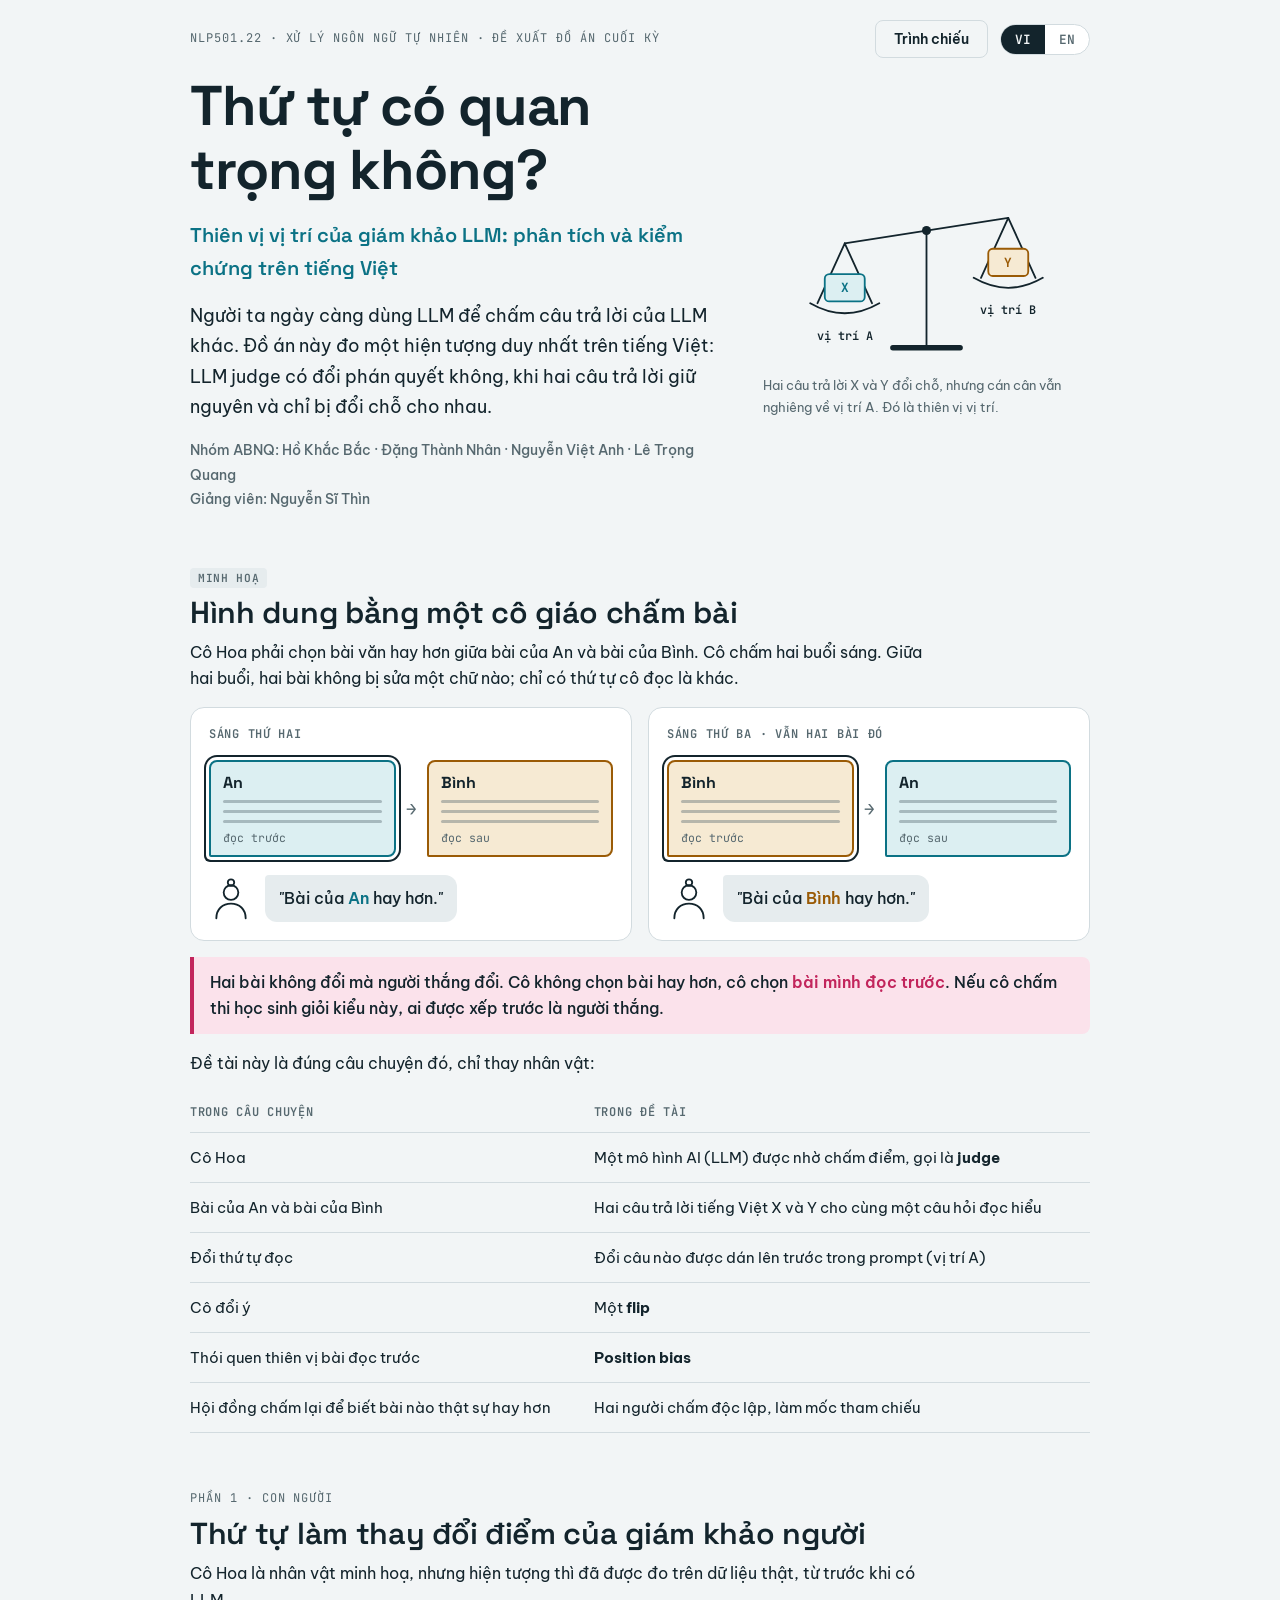
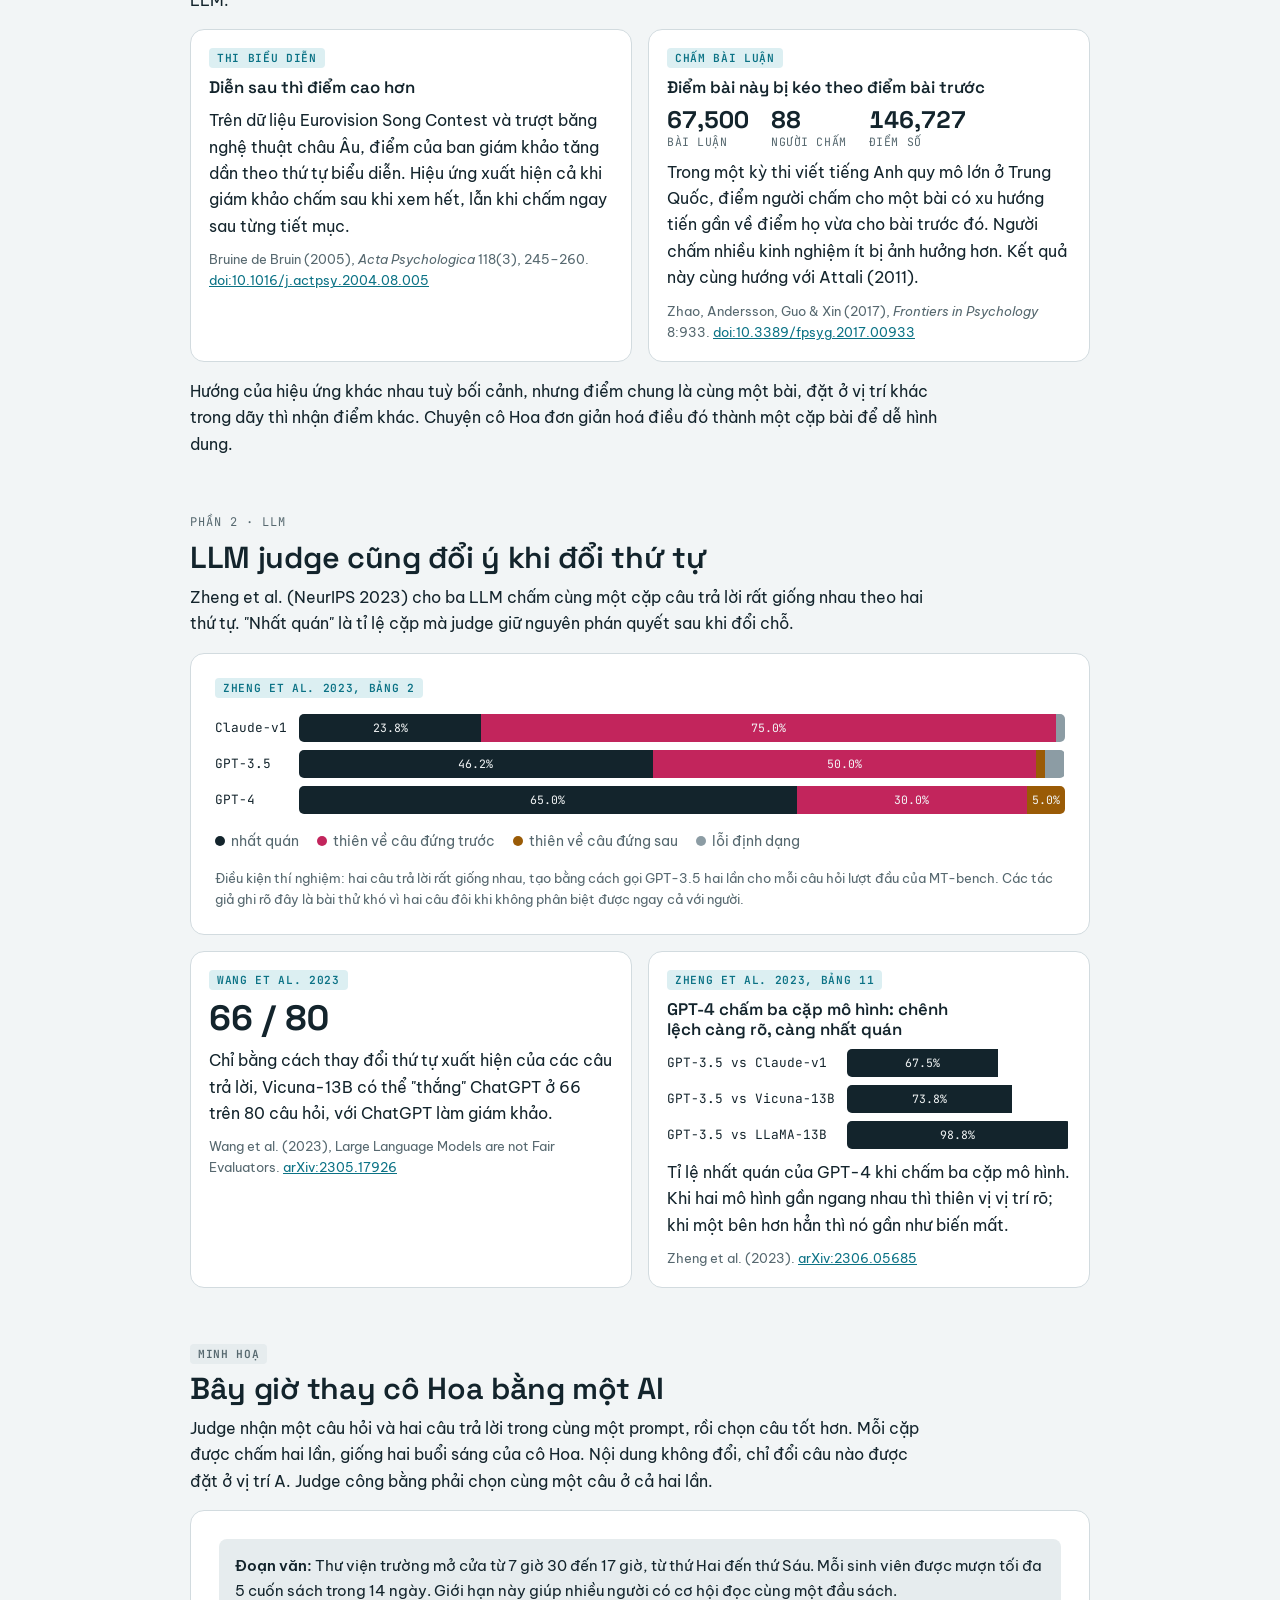
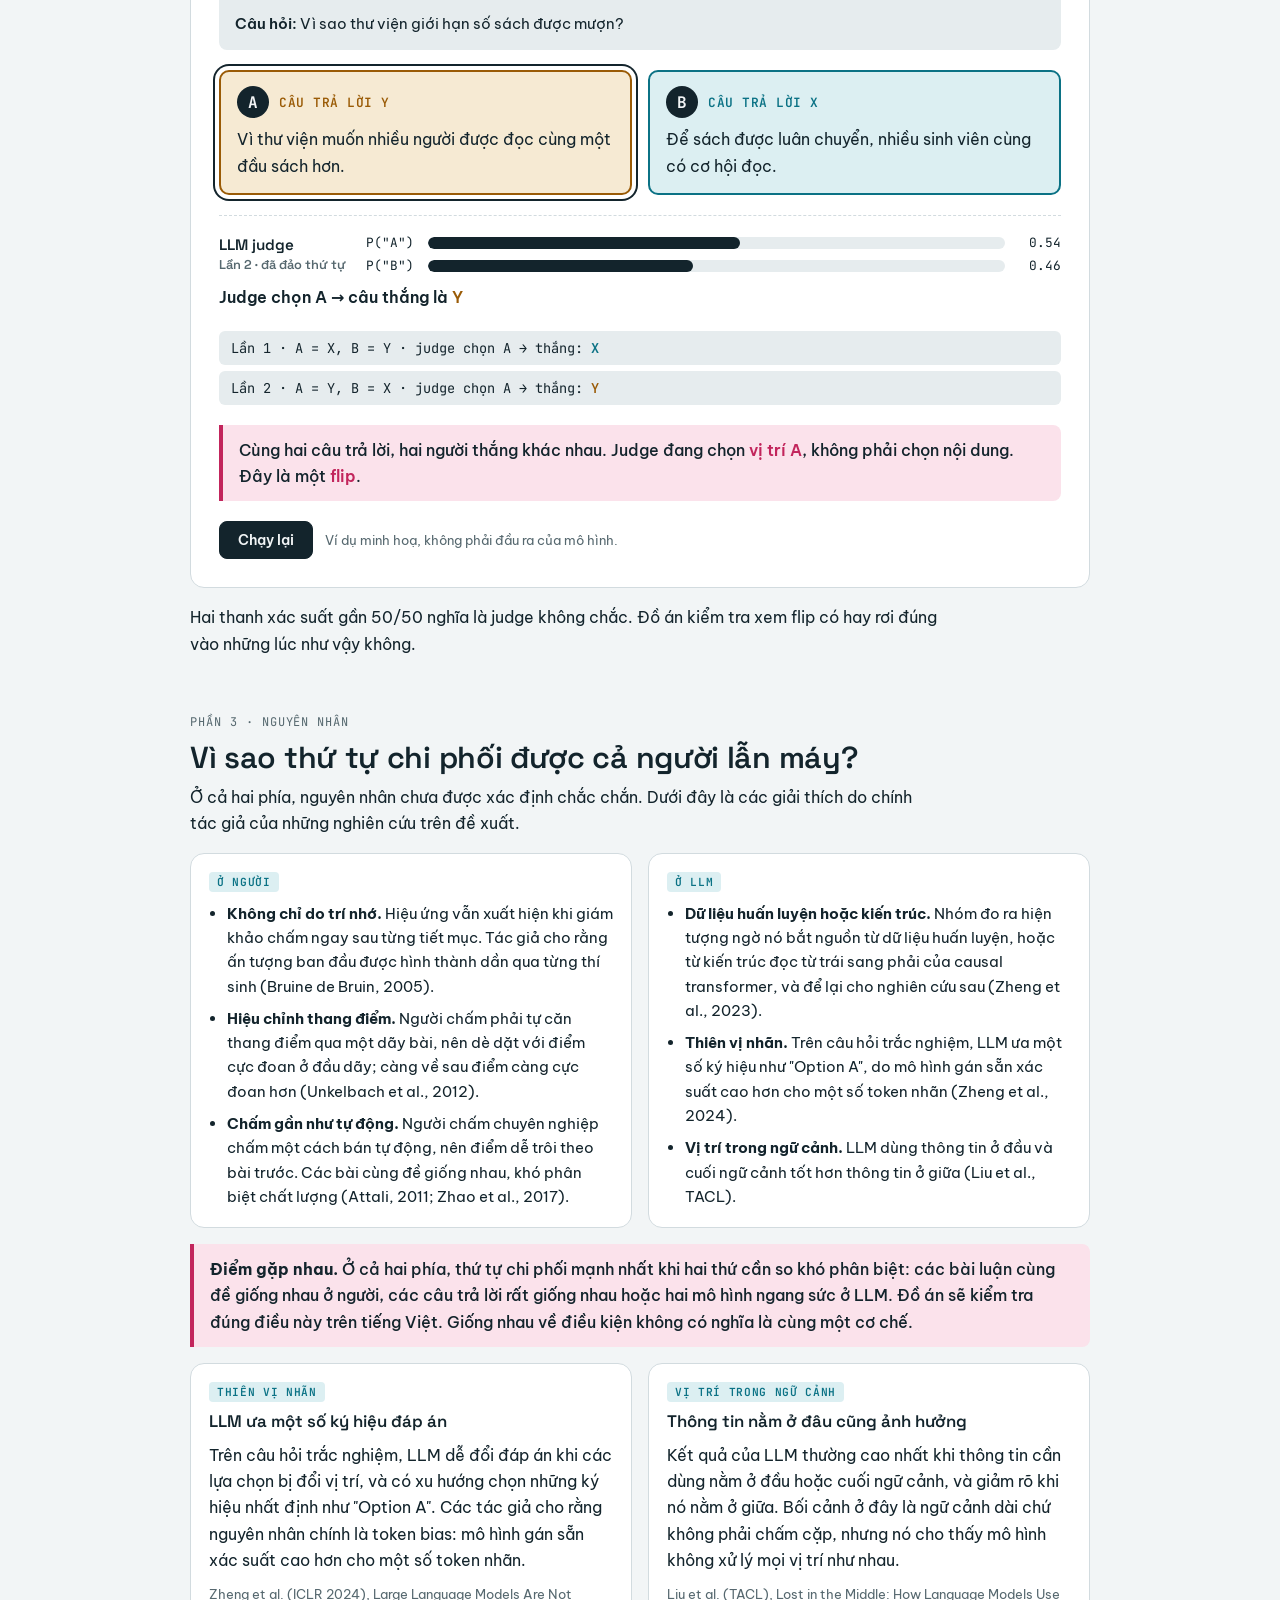
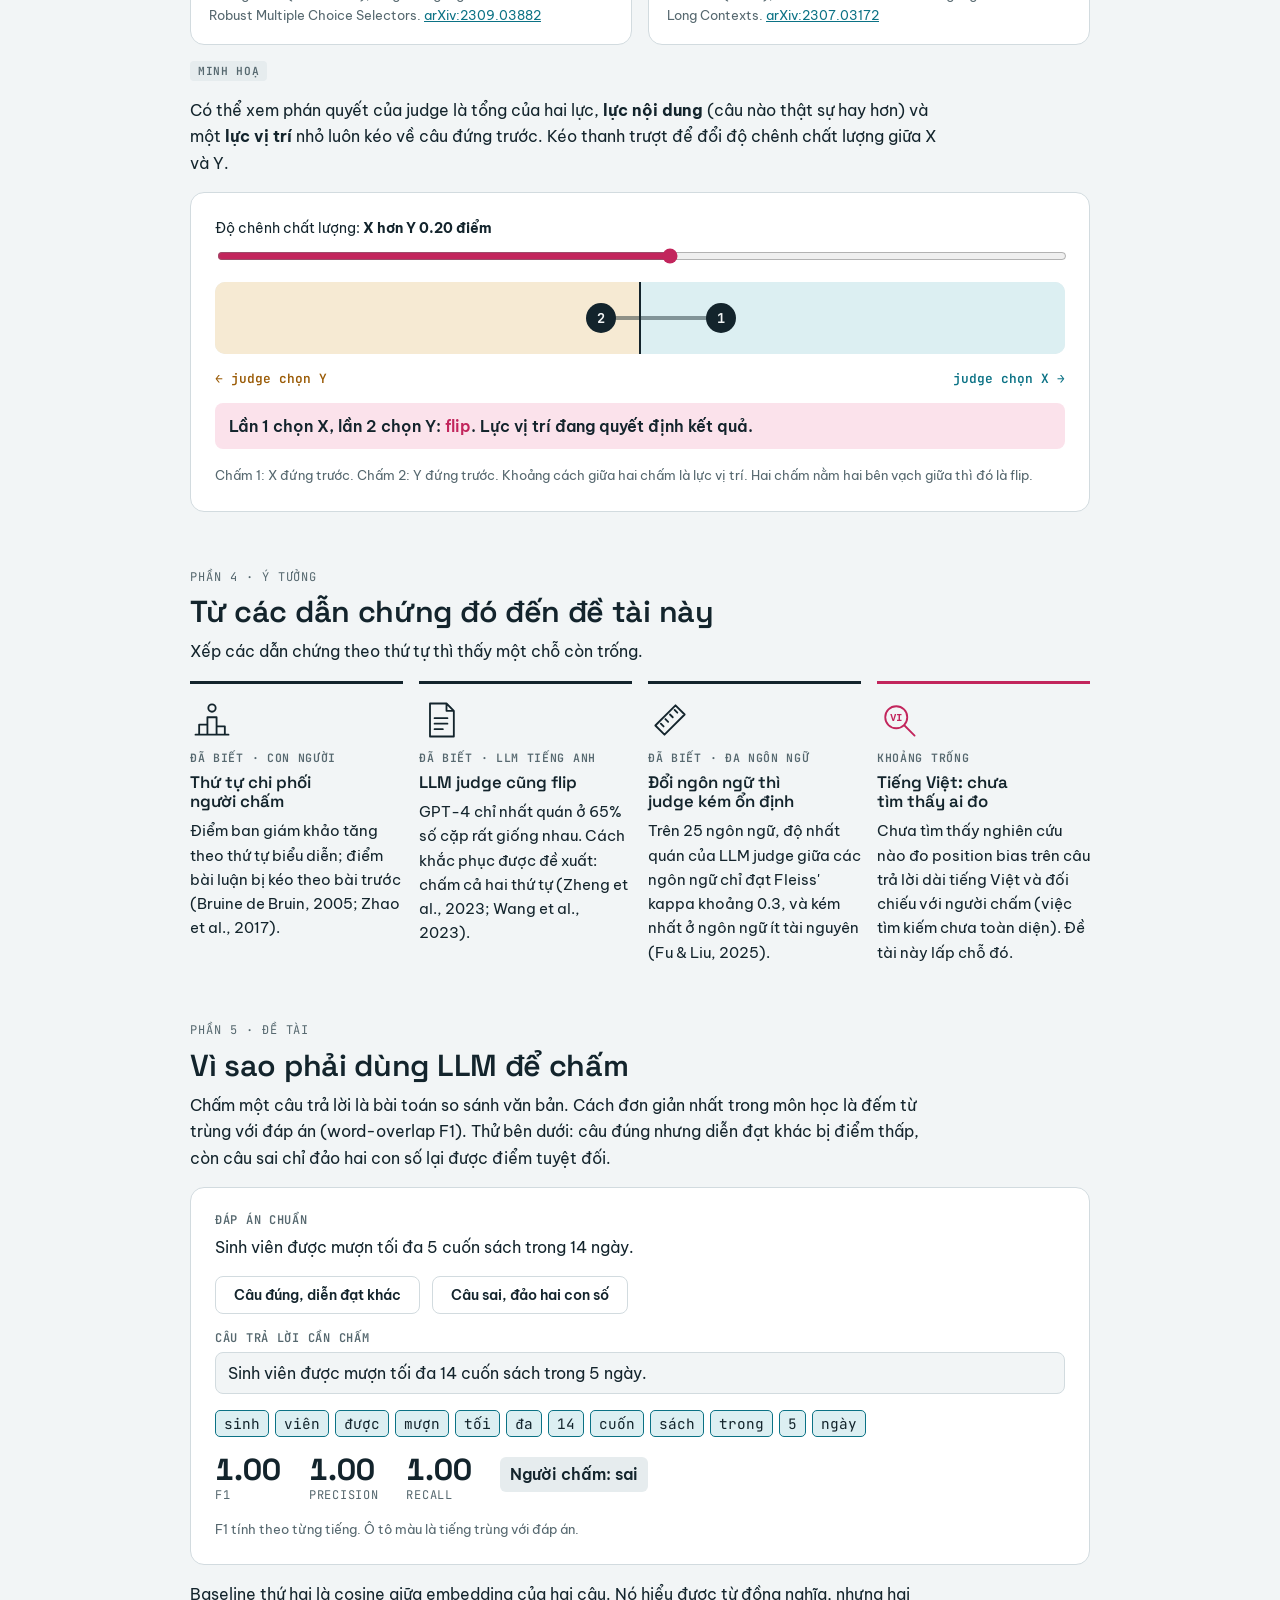
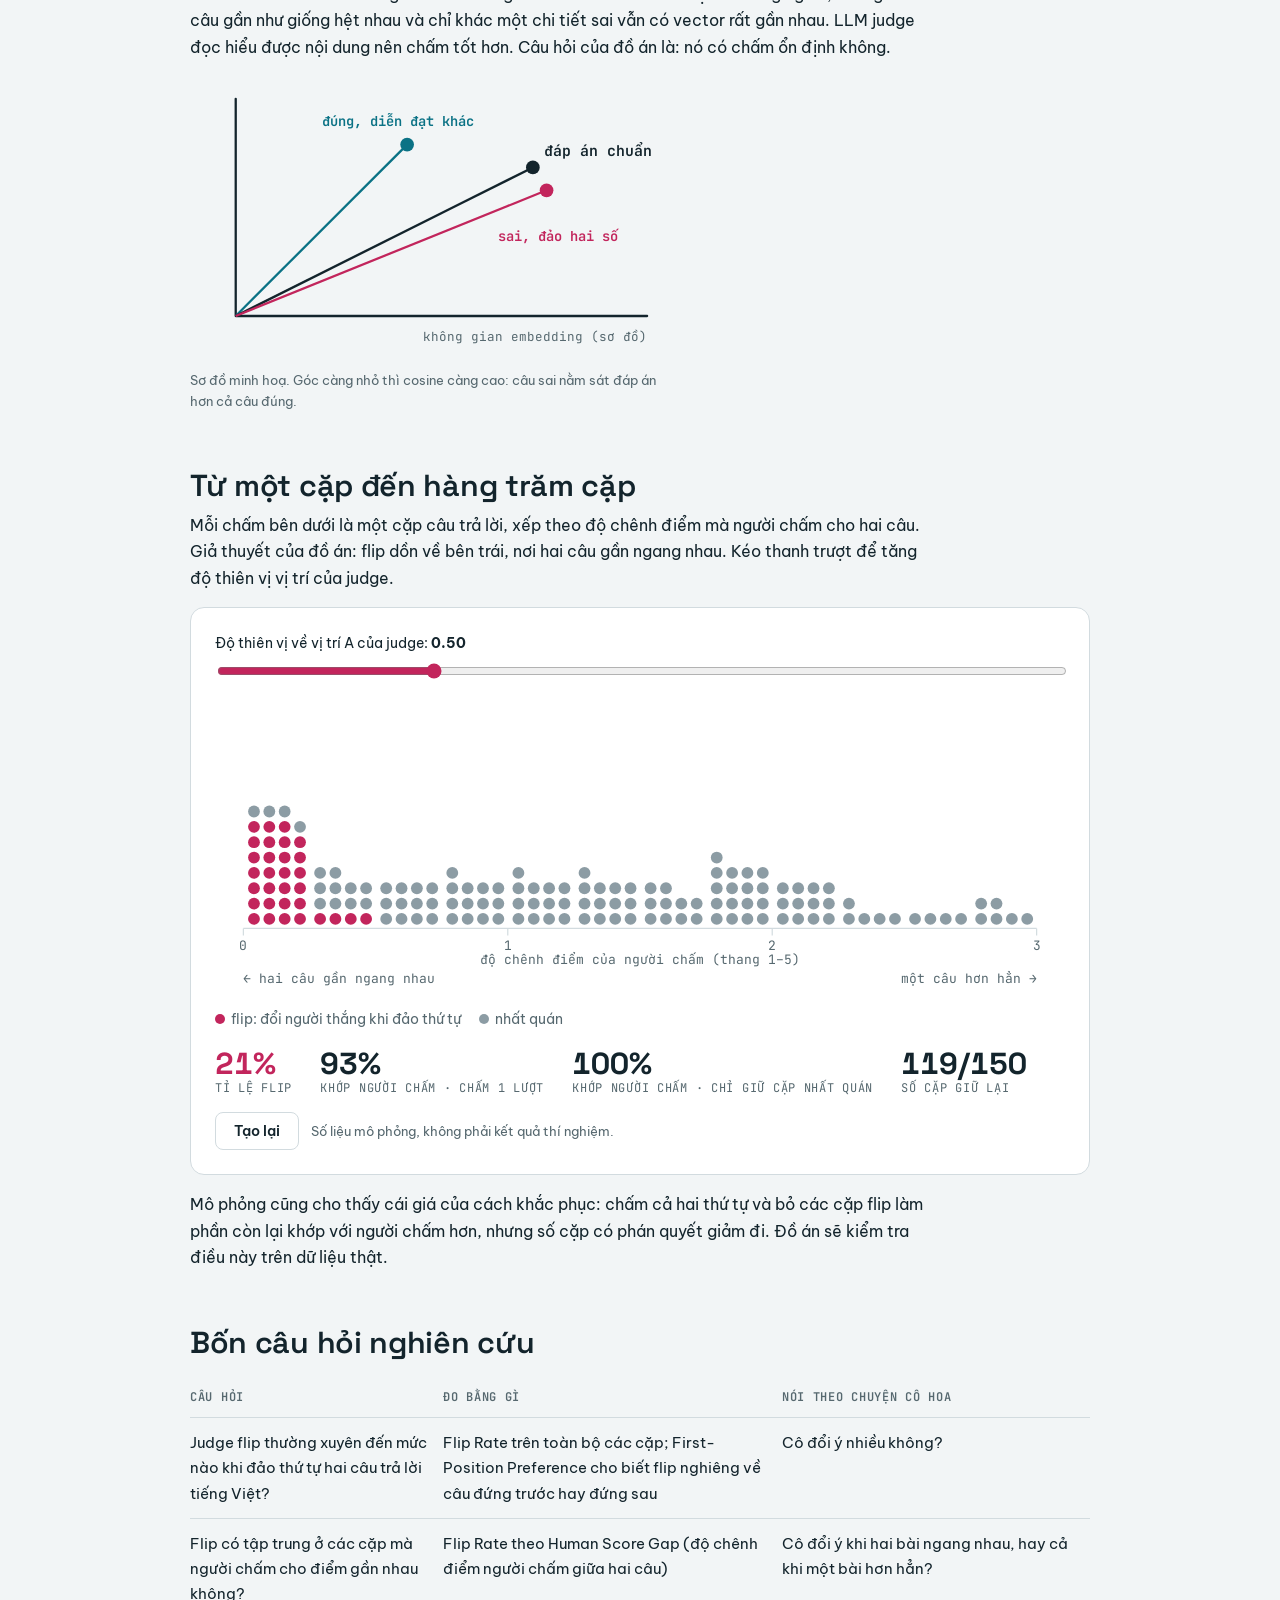
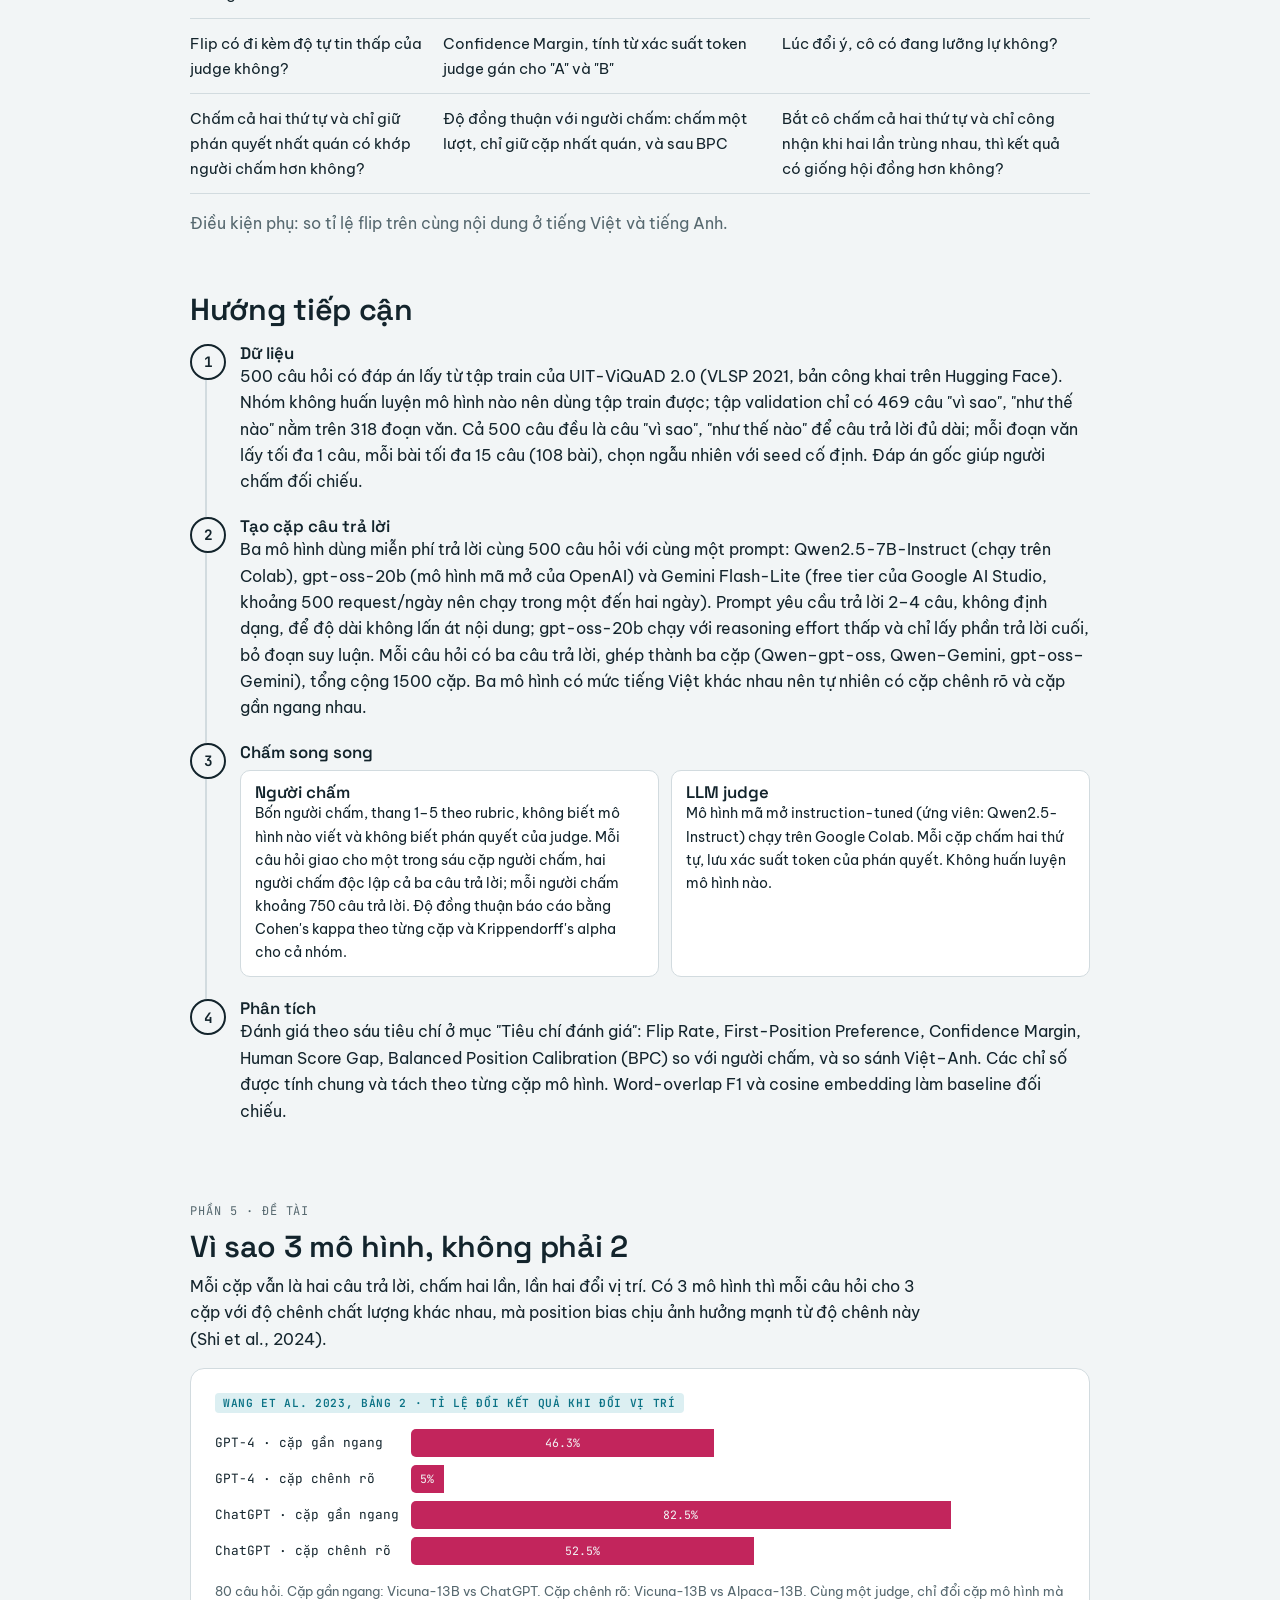
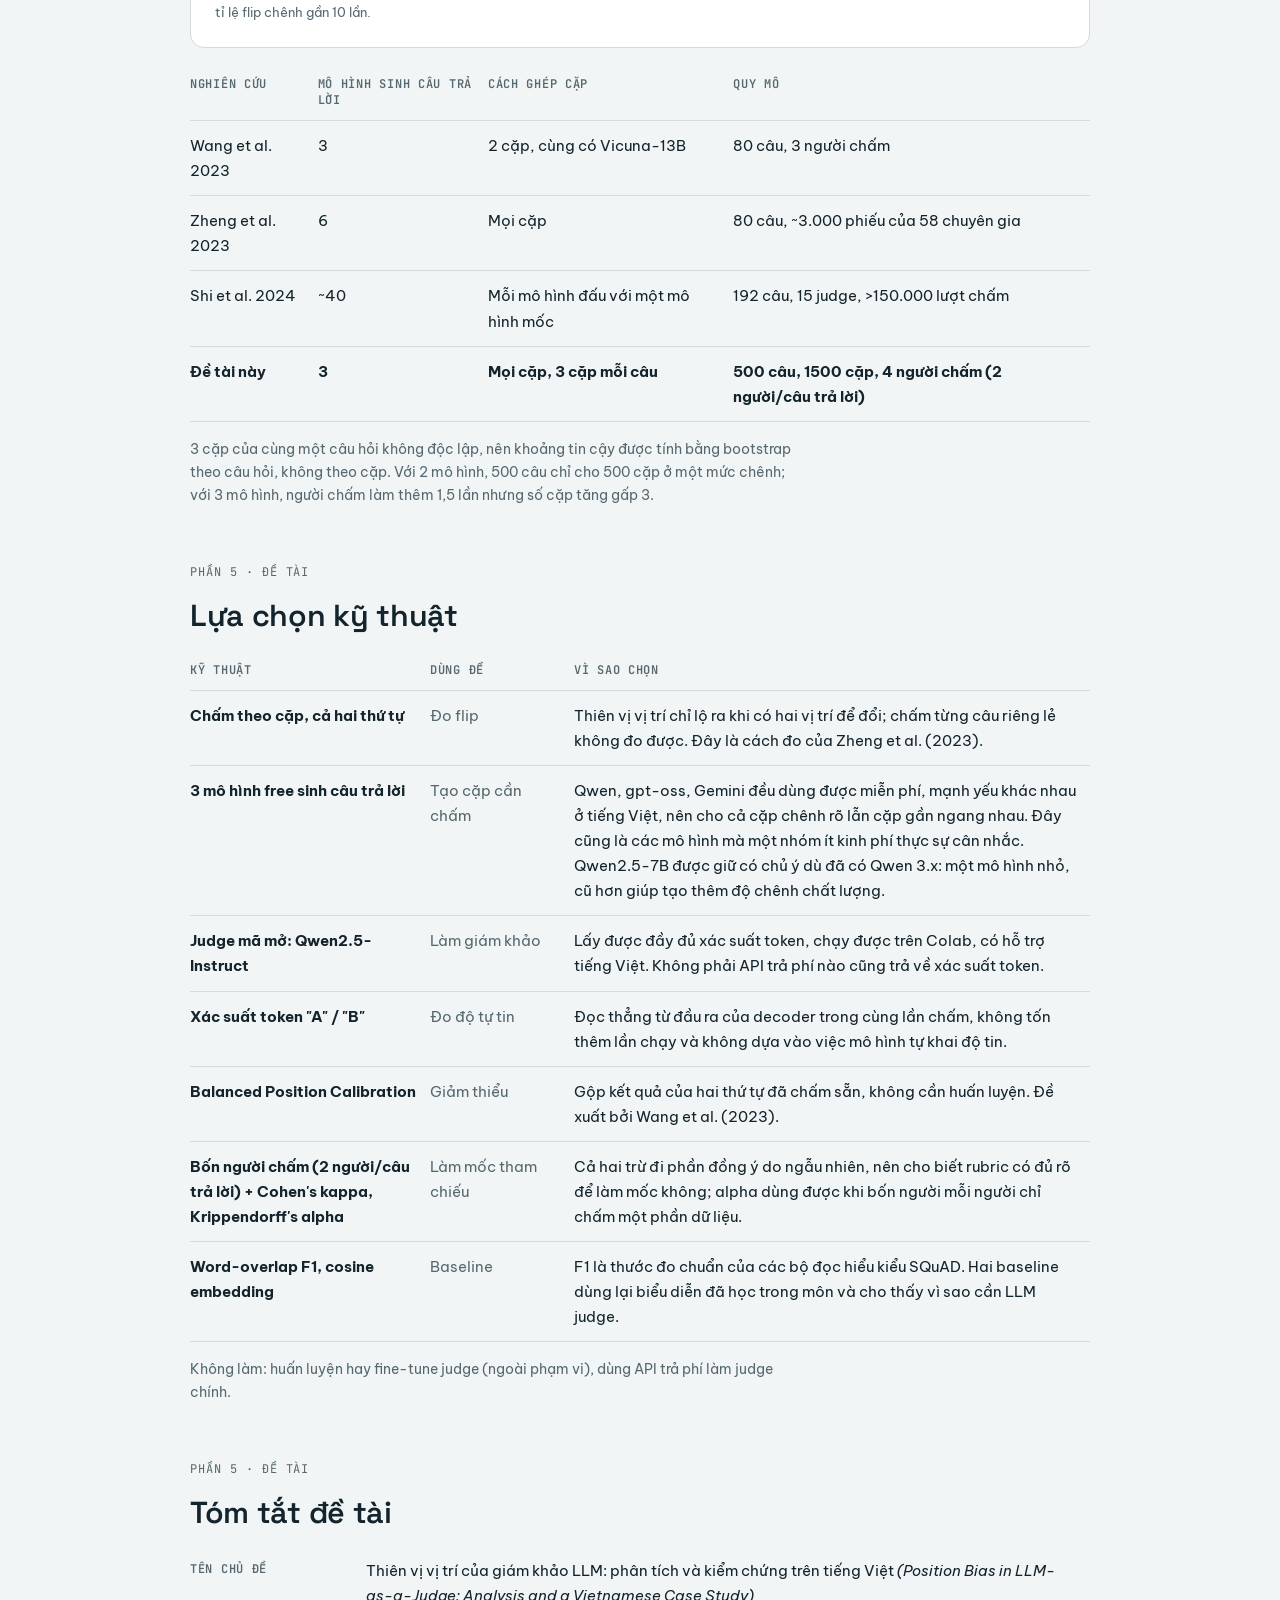
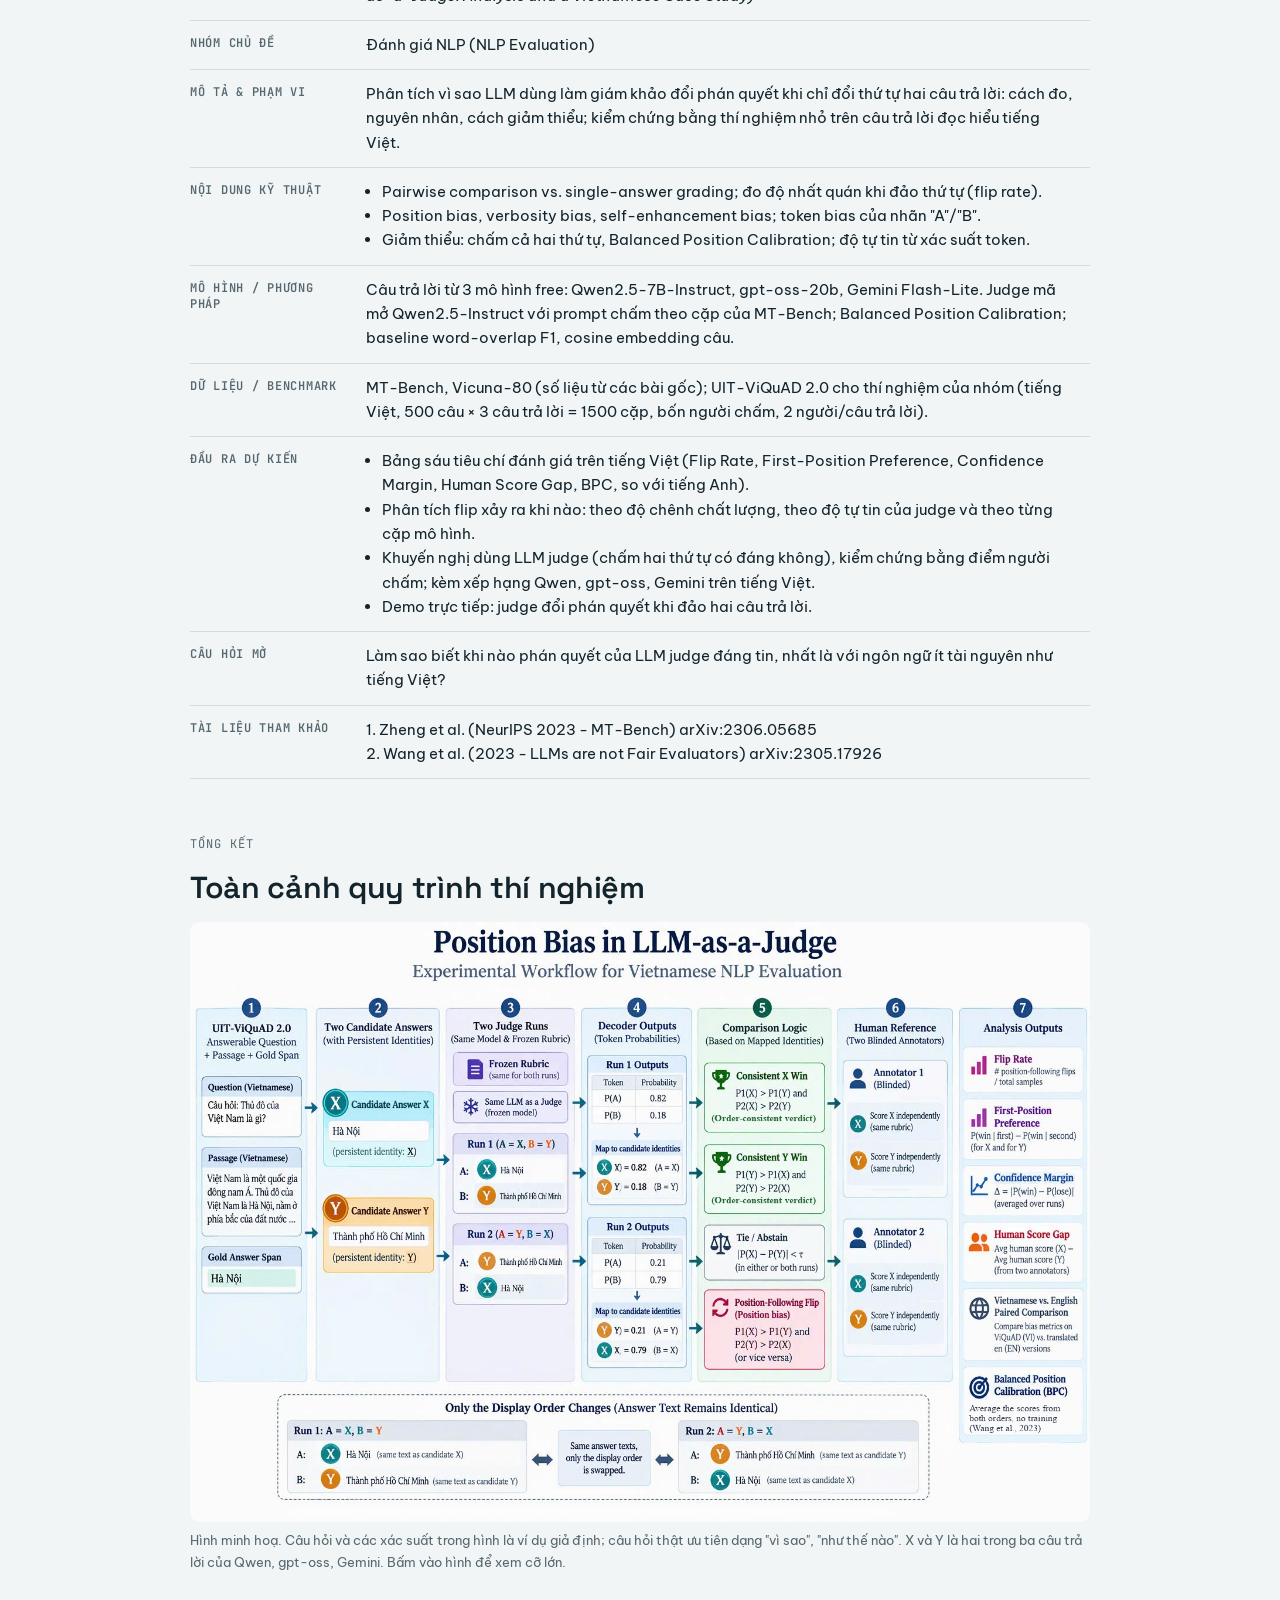
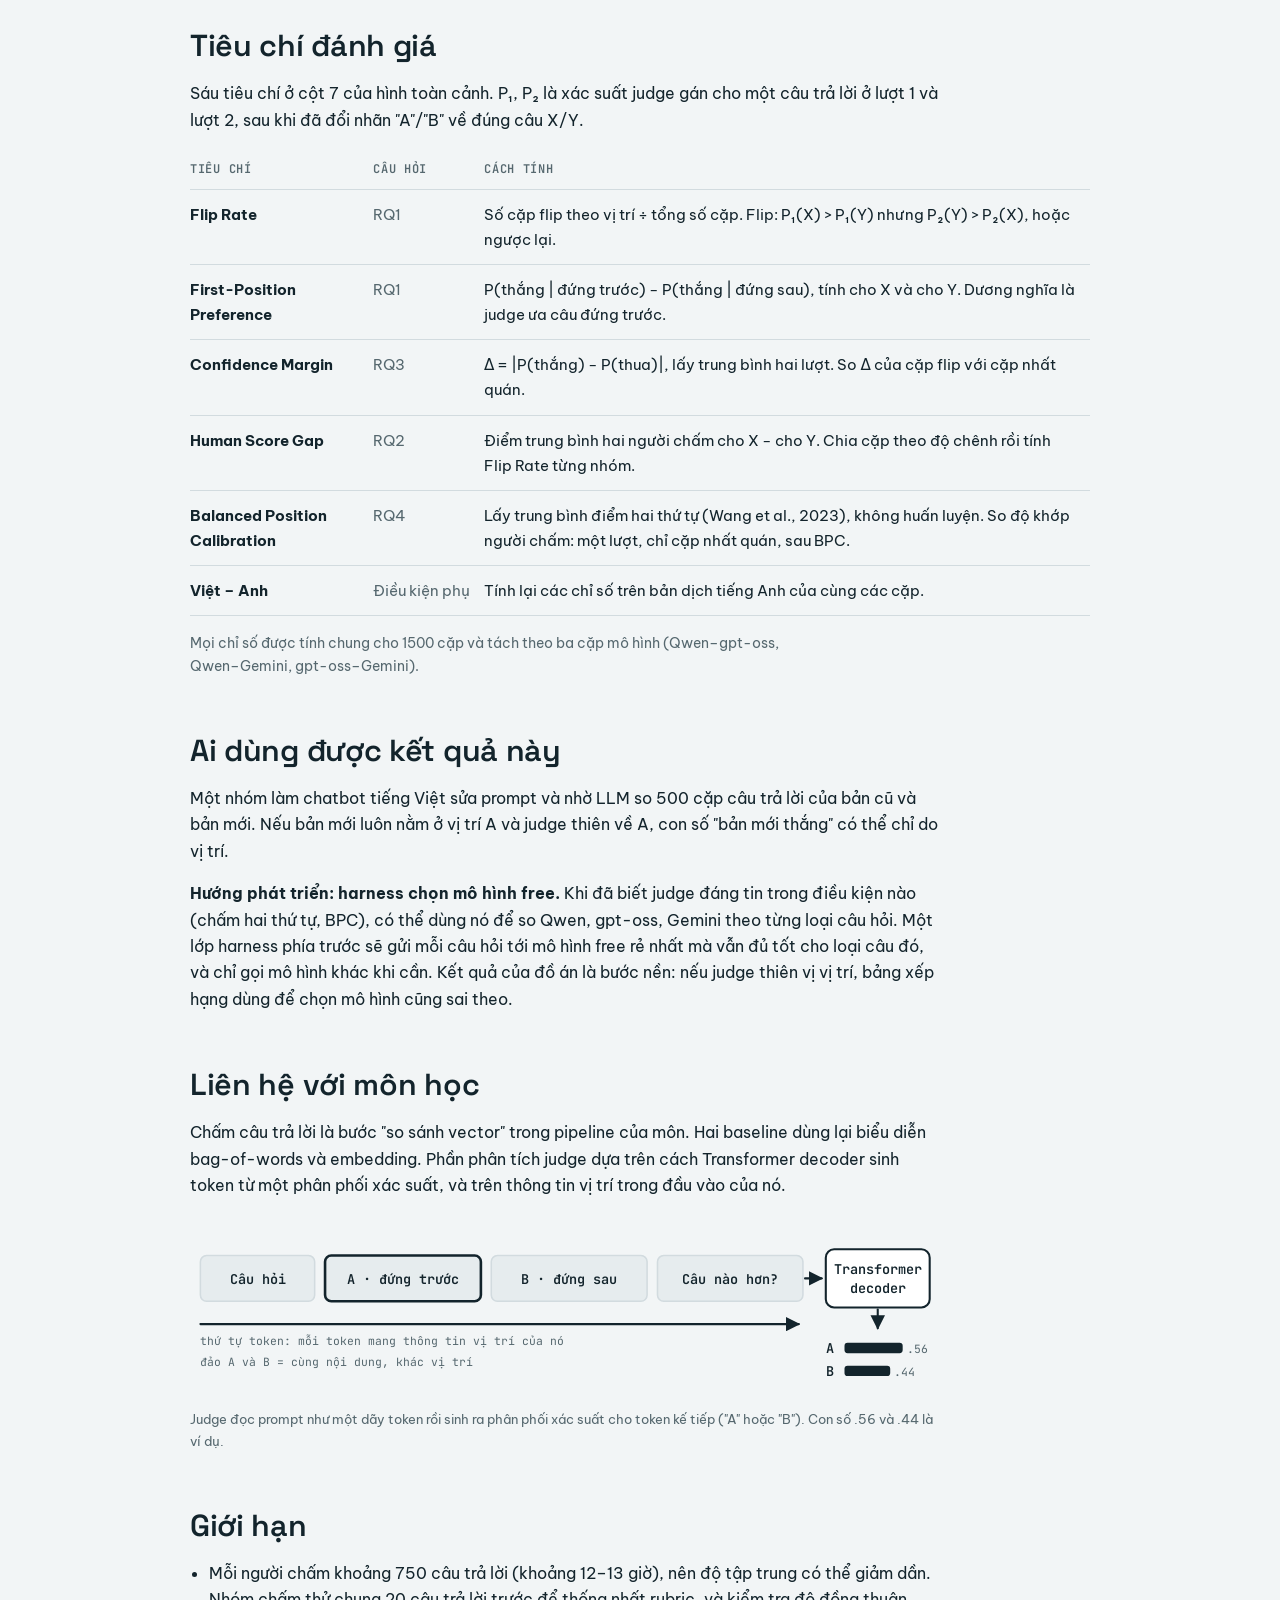
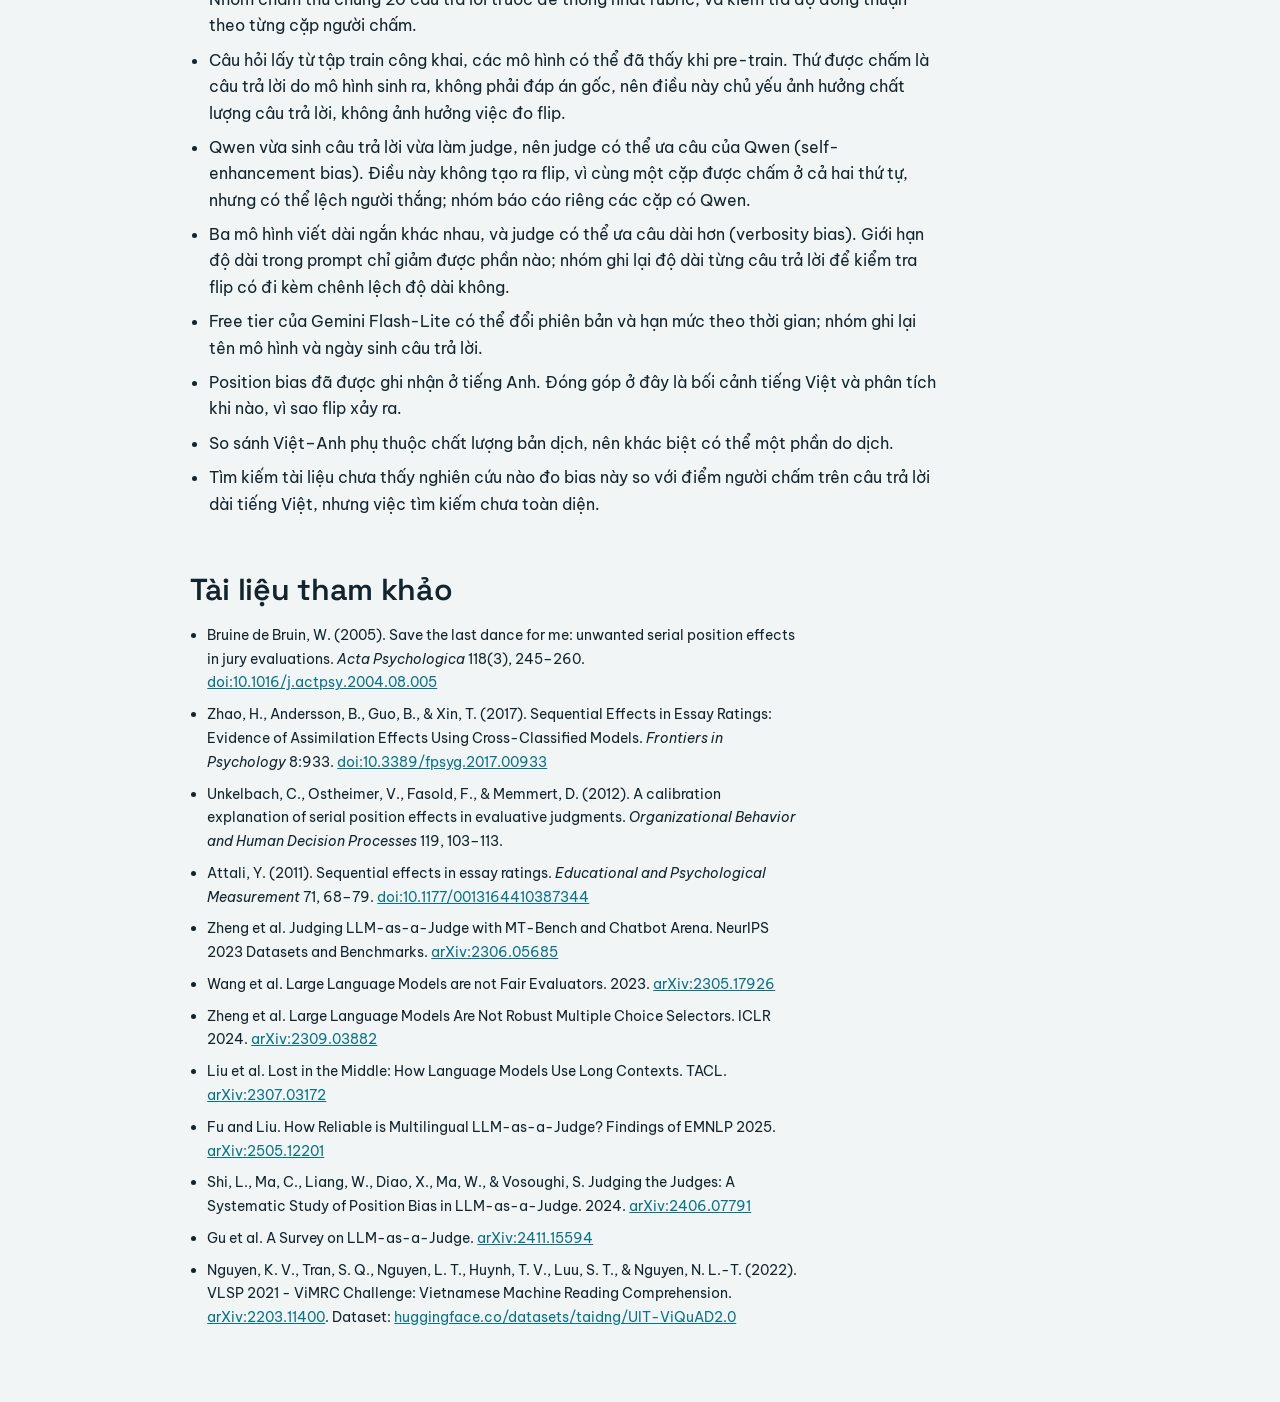
<file: proposal.html>
<!doctype html>
<html lang="vi">
<head>
<meta charset="utf-8">
<meta name="viewport" content="width=device-width, initial-scale=1">
<title>Thứ tự có quan trọng không?</title>
<link rel="stylesheet" href="https://fonts.googleapis.com/css2?family=Be+Vietnam+Pro:wght@400;500;600&family=Space+Grotesk:wght@500;600;700&family=JetBrains+Mono:wght@400;600&display=swap">
<style>
/* Layout: one reading column; the swap stage and the 150-pair plot break out as full-width instruments. */
:root{
  --bg:#F2F5F6; --surface:#FFFFFF; --sunk:#E6ECEE; --ink:#13242C; --muted:#56686F; --line:#D2DBDF;
  --x:#0B7285; --x-soft:#DCEFF2; --y:#9A5B06; --y-soft:#F6EAD3;
  --flip:#C2255C; --flip-soft:#FBE2EB; --ok:#8C9CA4;
  --display:"Space Grotesk","Be Vietnam Pro",system-ui,sans-serif;
  --body:"Be Vietnam Pro",system-ui,-apple-system,"Segoe UI",sans-serif;
  --mono:"JetBrains Mono",ui-monospace,Menlo,Consolas,monospace;
}
@media (prefers-color-scheme: dark){
  :root:not([data-theme="light"]){
    --bg:#0E181D; --surface:#16242B; --sunk:#1E3038; --ink:#E7EEF1; --muted:#96A9B1; --line:#2C414A;
    --x:#5AC8D8; --x-soft:#123A42; --y:#E5B862; --y-soft:#3B2F14;
    --flip:#F4759F; --flip-soft:#45192B; --ok:#5F747D; color-scheme:dark;
  }
}
:root[data-theme="dark"]{
  --bg:#0E181D; --surface:#16242B; --sunk:#1E3038; --ink:#E7EEF1; --muted:#96A9B1; --line:#2C414A;
  --x:#5AC8D8; --x-soft:#123A42; --y:#E5B862; --y-soft:#3B2F14;
  --flip:#F4759F; --flip-soft:#45192B; --ok:#5F747D; color-scheme:dark;
}
*{box-sizing:border-box}
:root{color-scheme:light}
[hidden]{display:none!important}
img,svg{max-width:100%}
body{margin:0;background:var(--bg);color:var(--ink);font-family:var(--body);font-size:16px;line-height:1.65;
  padding-left:max(16px,env(safe-area-inset-left,0px));padding-right:max(16px,env(safe-area-inset-right,0px));padding-block:20px 72px}
:root:not([data-lang="en"]) .en{display:none!important}
:root[data-lang="en"] .vi{display:none!important}
.wrap{max-width:900px;margin:0 auto;display:flex;flex-direction:column;gap:56px}
.col{max-width:68ch}
h1,h2,h3{font-family:var(--display);text-wrap:balance;margin:0;line-height:1.15}
h1{font-size:clamp(2.1rem,6vw,3.5rem);font-weight:700;letter-spacing:-.02em}
h2{font-size:clamp(1.4rem,3.4vw,1.9rem);font-weight:600;letter-spacing:-.01em}
h3{font-size:1.05rem;font-weight:600}
p{margin:0}
a{color:var(--x)}
.eyebrow{font-family:var(--mono);font-size:.75rem;letter-spacing:.08em;text-transform:uppercase;color:var(--muted)}
.lede{font-size:1.15rem;color:var(--ink)}
.muted{color:var(--muted)}
.small{font-size:.875rem}
.stack{display:flex;flex-direction:column;gap:16px}
.stack-s{display:flex;flex-direction:column;gap:8px}
.top{display:flex;justify-content:space-between;align-items:center;gap:12px;flex-wrap:wrap}
.lang{display:inline-flex;border:1px solid var(--line);border-radius:999px;overflow:hidden;background:var(--surface)}
.lang button{font:600 .8rem var(--mono);padding:6px 14px;border:0;background:transparent;color:var(--muted);cursor:pointer}
.lang button[aria-pressed="true"]{background:var(--ink);color:var(--bg)}
button:focus-visible,input:focus-visible,a:focus-visible{outline:2px solid var(--x);outline-offset:2px}
.btn{font:600 .9rem var(--body);padding:9px 18px;border-radius:8px;border:1px solid var(--ink);background:var(--ink);color:var(--bg);cursor:pointer}
.btn.ghost{background:transparent;color:var(--ink);border-color:var(--line)}
.btn[disabled]{opacity:.5;cursor:default}
.xc{color:var(--x);font-weight:600}.yc{color:var(--y);font-weight:600}.fc{color:var(--flip);font-weight:600}

/* figures */
figure{margin:0;display:flex;flex-direction:column;gap:8px}
figcaption{font-size:.82rem;color:var(--muted)}
figure svg{display:block;width:100%;height:auto}
.wide{overflow-x:auto}
.wide svg{min-width:600px}
.hero{display:grid;grid-template-columns:1.25fr .75fr;gap:28px;align-items:center}
.hero>*{min-width:0}
.st{stroke:var(--ink);stroke-width:2;fill:none;stroke-linecap:round;stroke-linejoin:round}
.st-thin{stroke:var(--muted);stroke-width:1.5;fill:none;stroke-dasharray:4 4}
.fill-ink{fill:var(--ink)}
.svgl{fill:var(--ink);font:600 13px var(--mono)}
.svgx{fill:var(--x);font:600 12px var(--mono)}
.svgf{fill:var(--flip);font:600 12px var(--mono)}
.cardx rect{fill:var(--x-soft);stroke:var(--x);stroke-width:2}
.cardy rect{fill:var(--y-soft);stroke:var(--y);stroke-width:2}
.cardx text{fill:var(--x);font:700 14px var(--mono)}
.cardy text{fill:var(--y);font:700 14px var(--mono)}
.cardx{animation:flyx 6s ease-in-out infinite}
.cardy{animation:flyy 6s ease-in-out infinite}
@keyframes flyx{0%,35%{transform:translate(0,0)}42.5%{transform:translate(90px,-95px)}50%,85%{transform:translate(180px,-28px)}92.5%{transform:translate(90px,-95px)}100%{transform:translate(0,0)}}
@keyframes flyy{0%,35%{transform:translate(0,0)}42.5%{transform:translate(-90px,-20px)}50%,85%{transform:translate(-180px,28px)}92.5%{transform:translate(-90px,-20px)}100%{transform:translate(0,0)}}
.tokbox{fill:var(--sunk);stroke:var(--line);stroke-width:1.5}
.tokbox.first{stroke:var(--ink);stroke-width:2.5}
.decbox{fill:var(--surface);stroke:var(--ink);stroke-width:2}
.pt-ref{fill:var(--ink)}.pt-x{fill:var(--x)}.pt-f{fill:var(--flip)}
.vec-ref{stroke:var(--ink);stroke-width:2}.vec-x{stroke:var(--x);stroke-width:2}.vec-f{stroke:var(--flip);stroke-width:2}
.trail{list-style:none;margin:0;padding:0;display:grid;grid-template-columns:repeat(4,1fr);gap:16px}
.trail li{border-top:3px solid var(--ink);padding-top:14px;display:flex;flex-direction:column;gap:8px;min-width:0}
.trail li:last-child{border-top-color:var(--flip)}
.trail .ico{width:44px;height:44px;color:var(--ink)}
.trail li:last-child .ico{color:var(--flip)}
.trail .k{font:600 .72rem var(--mono);letter-spacing:.06em;text-transform:uppercase;color:var(--muted)}
.trail p{font-size:.92rem}
@media (max-width:820px){.trail{grid-template-columns:1fr 1fr}.hero{grid-template-columns:1fr}.hero figure{max-width:360px}}
@media (max-width:480px){.trail{grid-template-columns:1fr}}

/* 5-minute talk mode: one section per screen */
.pbar{display:none;position:fixed;left:0;right:0;bottom:0;z-index:20;align-items:center;justify-content:space-between;gap:12px;padding:10px max(16px,env(safe-area-inset-right,0px)) 10px max(16px,env(safe-area-inset-left,0px));background:var(--surface);border-top:1px solid var(--line);font:400 .85rem var(--mono)}
.pbar .btn{padding:6px 14px}
.pbar .dots{display:flex;gap:6px;align-items:center}
.pbar .dots i{width:22px;height:5px;border-radius:3px;background:var(--line)}
.pbar .dots i.on{background:var(--ink)}
:root:has(body.present){font-size:min(1.3vw,2.3vh)}
body.present{font-size:1.125rem;padding-bottom:84px}
body.present header .controls{display:none}
body.present .fork .small{font-size:1rem}
body.present .pbar{display:flex}
body.present .wrap{max-width:66rem;min-height:calc(100vh - 110px);justify-content:center}
body.present .wrap>*{display:none}
body.present .wrap>.cur{display:flex;gap:12px}
body.present .flipflag.onlyshow{padding:8px 16px}
body.present .noshow{display:none}
body:not(.present) .onlyshow{display:none!important}
.sub{font-family:var(--display);font-size:1.25rem;font-weight:600;color:var(--x)}
.byline{font:500 .9rem var(--body);color:var(--muted);line-height:1.7}

/* evidence */
.tag{display:inline-block;align-self:flex-start;font:600 .7rem var(--mono);letter-spacing:.06em;text-transform:uppercase;padding:3px 8px;border-radius:4px}
.tag.real{background:var(--x-soft);color:var(--x)}
.tag.illu{background:var(--sunk);color:var(--muted)}
.evid{display:grid;grid-template-columns:1fr 1fr;gap:16px}
.evid>article{background:var(--surface);border:1px solid var(--line);border-radius:14px;padding:18px;display:flex;flex-direction:column;gap:10px;min-width:0}
.src{font-size:.8rem;color:var(--muted)}
.big{font:700 2.2rem var(--display);line-height:1.05;font-variant-numeric:tabular-nums}
.facts{display:flex;gap:22px;flex-wrap:wrap}
.facts div{display:flex;flex-direction:column}
.facts b{font:700 1.5rem var(--display);font-variant-numeric:tabular-nums;line-height:1.1}
.facts span{font:400 .72rem var(--mono);color:var(--muted);text-transform:uppercase;letter-spacing:.05em}
.sb{display:grid;grid-template-columns:minmax(70px,auto) 1fr;gap:8px 12px;align-items:center;font:400 .8rem var(--mono)}
.sbar{display:flex;height:28px;border-radius:5px;overflow:hidden;min-width:0}
.sbar span{display:grid;place-items:center;font-size:.72rem;overflow:hidden;white-space:nowrap;color:var(--bg);font-variant-numeric:tabular-nums}
.s-con{background:var(--ink)}.s-first{background:var(--flip)}.s-second{background:var(--y)}.s-err{background:var(--ok)}
@media (max-width:640px){.evid{grid-template-columns:1fr}}

/* teacher story */
.days{display:grid;grid-template-columns:1fr 1fr;gap:16px}
.day{background:var(--surface);border:1px solid var(--line);border-radius:14px;padding:18px;display:flex;flex-direction:column;gap:18px;min-width:0}
.day-name{font:600 .75rem var(--mono);letter-spacing:.06em;text-transform:uppercase;color:var(--muted)}
.read{display:flex;align-items:stretch;gap:10px}
.read .to{align-self:center;font:700 1.1rem var(--mono);color:var(--muted)}
.paper{flex:1;min-width:0;border:2px solid var(--line);border-radius:8px 8px 8px 2px;padding:10px 12px;display:flex;flex-direction:column;gap:7px;position:relative}
.paper.an{border-color:var(--x);background:var(--x-soft)}
.paper.binh{border-color:var(--y);background:var(--y-soft)}
.paper.winp{box-shadow:0 0 0 3px var(--surface),0 0 0 5px var(--ink)}
.paper .nm{font:700 1rem var(--display)}
.paper .ord{font:400 .72rem var(--mono);color:var(--muted)}
.paper i{display:block;height:3px;border-radius:2px;background:var(--muted);opacity:.4}
.paper i:last-child{width:60%}
.paper::after{content:"";position:absolute;left:10px;right:10px;bottom:-10px;height:4px;border-radius:2px;background:var(--ink);opacity:0;animation:reading 5s infinite}
.paper.second::after{animation-delay:2s}
@keyframes reading{0%{opacity:0}5%,35%{opacity:1}40%,100%{opacity:0}}
.say{display:flex;gap:12px;align-items:center}
.say svg{width:44px;height:44px;flex:none;color:var(--ink)}
.bubble{background:var(--sunk);border-radius:4px 12px 12px 12px;padding:10px 14px;font-weight:500}
/* force track */
.force{position:relative;height:72px;border-radius:10px;overflow:hidden;background:var(--sunk)}
.force .half{position:absolute;top:0;bottom:0;width:50%}
.force .half.l{left:0;background:var(--y-soft)}
.force .half.r{right:0;background:var(--x-soft)}
.force .mid{position:absolute;left:50%;top:0;bottom:0;width:2px;margin-left:-1px;background:var(--ink)}
.force .link{position:absolute;top:50%;height:4px;margin-top:-2px;background:var(--ink);opacity:.45}
.force .fd{position:absolute;top:50%;width:30px;height:30px;margin:-15px 0 0 -15px;border-radius:50%;display:grid;place-items:center;font:700 .85rem var(--mono);background:var(--ink);color:var(--bg)}
.force-lab{display:flex;justify-content:space-between;gap:12px;font:600 .8rem var(--mono)}
.result{font-weight:600;padding:10px 14px;border-radius:8px;background:var(--sunk)}
.result.is-flip{background:var(--flip-soft)}
@media (max-width:640px){.days{grid-template-columns:1fr}}

/* swap stage */
.stage{background:var(--surface);border:1px solid var(--line);border-radius:14px;padding:clamp(16px,3vw,28px);display:flex;flex-direction:column;gap:20px}
.passage{background:var(--sunk);border-radius:8px;padding:14px 16px;font-size:.95rem}
.passage b{font-weight:600}
.answers{display:grid;grid-template-columns:1fr 1fr;gap:16px}
.ans{border:2px solid var(--line);border-radius:10px;padding:14px 16px;display:flex;flex-direction:column;gap:8px;min-width:0;background:var(--surface)}
.ans-x{border-color:var(--x);background:var(--x-soft)}
.ans-y{border-color:var(--y);background:var(--y-soft)}
.answers.swapped .ans-x{order:2}
.ans header{display:flex;align-items:center;gap:10px;flex-wrap:wrap}
.pos{font:700 1rem var(--mono);width:32px;height:32px;border-radius:50%;display:grid;place-items:center;background:var(--ink);color:var(--bg)}
.who{font:600 .8rem var(--mono);letter-spacing:.04em;text-transform:uppercase}
.ans-x .who{color:var(--x)}.ans-y .who{color:var(--y)}
.ans.win{box-shadow:0 0 0 4px var(--surface),0 0 0 6px var(--ink)}
.judge{display:grid;grid-template-columns:auto 1fr;gap:10px 20px;align-items:center;border-top:1px dashed var(--line);padding-top:18px}
.judge-name{font:600 .95rem var(--display);display:flex;flex-direction:column;gap:2px}
.judge.thinking .judge-name{animation:pulse .7s ease-in-out infinite alternate}
@keyframes pulse{to{opacity:.35}}
.bars{display:flex;flex-direction:column;gap:6px;min-width:0}
.bar{display:grid;grid-template-columns:54px 1fr 48px;gap:8px;align-items:center;font:400 .8rem var(--mono)}
.track{height:12px;background:var(--sunk);border-radius:6px;overflow:hidden}
.fill{height:100%;width:50%;background:var(--ink);border-radius:6px;transition:width .6s ease}
.bar .v{text-align:right;font-variant-numeric:tabular-nums}
.verdict{grid-column:1/-1;font-weight:600;min-height:1.65em}
.log{list-style:none;margin:0;padding:0;display:flex;flex-direction:column;gap:6px;font:400 .85rem var(--mono)}
.log li{padding:8px 12px;background:var(--sunk);border-radius:6px;transition:opacity .3s}
.log li.wait{opacity:.3}
.flipflag{background:var(--flip-soft);border-left:4px solid var(--flip);padding:12px 16px;border-radius:0 8px 8px 0;font-weight:500}
.controls{display:flex;gap:12px;align-items:center;flex-wrap:wrap}
.note{font-size:.8rem;color:var(--muted)}

/* F1 */
.panel{background:var(--surface);border:1px solid var(--line);border-radius:14px;padding:clamp(16px,3vw,24px);display:flex;flex-direction:column;gap:16px}
.field{display:flex;flex-direction:column;gap:6px}
.field label{font:600 .75rem var(--mono);letter-spacing:.06em;text-transform:uppercase;color:var(--muted)}
.field input[type=text]{font:400 1rem var(--body);padding:10px 12px;border:1px solid var(--line);border-radius:8px;background:var(--bg);color:var(--ink);width:100%}
.toks{display:flex;flex-wrap:wrap;gap:6px}
.tok{font:400 .9rem var(--mono);padding:3px 8px;border-radius:5px;border:1px solid var(--line);color:var(--muted)}
.tok.hit{background:var(--x-soft);border-color:var(--x);color:var(--ink)}
.metrics{display:flex;gap:28px;flex-wrap:wrap;align-items:baseline}
.metric{display:flex;flex-direction:column}
.metric .n{font:700 1.9rem var(--display);font-variant-numeric:tabular-nums;line-height:1.1}
.metric .l{font:400 .75rem var(--mono);color:var(--muted);text-transform:uppercase;letter-spacing:.06em}
.human{font-weight:600;padding:4px 10px;border-radius:6px;background:var(--sunk)}

/* sim */
.plot{overflow-x:auto}
.plot svg{display:block;width:100%;min-width:560px;height:auto}
.dot-ok{fill:var(--ok)}.dot-flip{fill:var(--flip)}
.axis{stroke:var(--line);stroke-width:1}
.svgt{fill:var(--muted);font:400 11px var(--mono)}
svg.anim circle{animation:pop .35s ease-out backwards}
@keyframes pop{from{opacity:0;transform:translateY(-14px)}}
.slider{display:grid;grid-template-columns:1fr;gap:6px}
.slider input{width:100%;accent-color:var(--flip)}
.legend{display:flex;gap:18px;flex-wrap:wrap;font-size:.85rem;color:var(--muted)}
.legend i{display:inline-block;width:10px;height:10px;border-radius:50%;margin-right:6px}

/* tables & flow */
.tbl{overflow-x:auto}
.card th{width:11rem;padding-top:14px}
.card td{font-size:.92rem}
.card td ul{margin:0;padding-left:1.1em}
body.present .card th,body.present .card td{padding-block:5px}
body.present .card td{font-size:.86rem;line-height:1.5}
body.present .card th{padding-top:8px}
body.present #h-plan{font-size:1.6rem}
.pipe svg{width:100%;height:auto;display:block}
.crit td:nth-child(2){white-space:nowrap;color:var(--muted)}
body.present .crit td{font-size:.92rem;padding-block:8px}
.pl-h{fill:var(--muted);font:600 13px var(--mono);letter-spacing:.06em;text-transform:uppercase}
.pl-t{fill:var(--ink);font:600 17px var(--body)}
.pl-s{fill:var(--muted);font:400 14.5px var(--body)}
.pl-x{fill:var(--x);font-weight:700}.pl-y{fill:var(--y);font-weight:700}
.pl-box{fill:var(--surface);stroke:var(--line);stroke-width:1.5}
.pl-hum{fill:var(--y-soft);stroke:var(--y);stroke-width:1.5}
.pl-jud{fill:var(--x-soft);stroke:var(--x);stroke-width:1.5}
.rqg{display:grid;grid-template-columns:1fr 1fr;gap:14px}
.rqg>div{background:var(--surface);border:1px solid var(--line);border-radius:14px;padding:16px 18px;display:grid;grid-template-columns:64px 1fr;gap:4px 16px;align-items:center}
.rqg svg{grid-row:span 2;width:64px;height:64px}
.rqg b{font:600 1.05rem var(--display);line-height:1.3}
.rqg span.m{font-size:.85rem;color:var(--muted)}
.mini{width:100%;max-width:260px;height:auto}
.tech td:first-child{width:15rem}
.tech td:nth-child(2){width:9rem;color:var(--muted)}
body.present .tech td{font-size:.92rem;padding-block:9px}
table{border-collapse:collapse;width:100%;min-width:520px;font-size:.95rem}
th,td{text-align:left;padding:12px 14px 12px 0;border-bottom:1px solid var(--line);vertical-align:top}
th{font:600 .75rem var(--mono);letter-spacing:.06em;text-transform:uppercase;color:var(--muted)}
.flow{list-style:none;margin:0;padding:0;display:flex;flex-direction:column;gap:0;counter-reset:s}
.flow>li{counter-increment:s;display:grid;grid-template-columns:36px 1fr;gap:14px;padding-bottom:22px;position:relative}
.flow>li::before{content:counter(s);font:700 .9rem var(--mono);width:32px;height:32px;border-radius:50%;border:2px solid var(--ink);display:grid;place-items:center;background:var(--bg);z-index:1}
.flow>li:not(:last-child)::after{content:"";position:absolute;left:15px;top:32px;bottom:0;width:2px;background:var(--line)}
.fork{display:grid;grid-template-columns:1fr 1fr;gap:12px;margin-top:8px}
.fork>div{border:1px solid var(--line);border-radius:10px;padding:12px 14px;background:var(--surface);min-width:0}
ul.plain.small{font-size:.92rem}
ul.plain{margin:0;padding-left:1.2em;display:flex;flex-direction:column;gap:8px}
.refs{font-size:.9rem}
@media (max-width:640px){
  .answers,.fork{grid-template-columns:1fr}
  .judge{grid-template-columns:1fr}
}
@media (prefers-reduced-motion:reduce){*{animation:none!important;transition:none!important}}
</style>
</head>
<body>
<div class="wrap">

<header class="stack">
  <div class="top">
    <span class="eyebrow"><span class="vi">NLP501.22 · Xử lý ngôn ngữ tự nhiên · Đề xuất đồ án cuối kỳ</span><span class="en">NLP501.22 · Natural Language Processing · Final project proposal</span></span>
    <div class="controls">
      <button class="btn ghost" type="button" id="present"><span class="vi">Trình chiếu</span><span class="en">Present</span></button>
      <div class="lang" role="group" aria-label="Language">
        <button type="button" id="lang-vi" aria-pressed="true">VI</button>
        <button type="button" id="lang-en" aria-pressed="false">EN</button>
      </div>
    </div>
  </div>
  <div class="hero">
    <div class="stack">
      <h1><span class="vi">Thứ tự có quan trọng không?</span><span class="en">Does the Order Matter?</span></h1>
      <p class="sub"><span class="vi">Thiên vị vị trí của giám khảo LLM: phân tích và kiểm chứng trên tiếng Việt</span><span class="en">Position Bias in LLM-as-a-Judge: Analysis and a Vietnamese Case Study</span></p>
      <p class="lede">
        <span class="vi">Người ta ngày càng dùng LLM để chấm câu trả lời của LLM khác. Đồ án này đo một hiện tượng duy nhất trên tiếng Việt: LLM judge có đổi phán quyết không, khi hai câu trả lời giữ nguyên và chỉ bị đổi chỗ cho nhau.</span>
        <span class="en">LLMs are increasingly used to grade other LLMs. This project measures one phenomenon for Vietnamese: does an LLM judge change its verdict when the two answers stay identical and only swap places?</span>
      </p>
      <p class="byline"><span class="vi">Nhóm ABNQ</span><span class="en">Team ABNQ</span>: Hồ Khắc Bắc · Đặng Thành Nhân · Nguyễn Việt Anh · Lê Trọng Quang<br><span class="vi">Giảng viên</span><span class="en">Lecturer</span>: Nguyễn Sĩ Thìn</p>
    </div>
    <figure>
      <svg viewBox="0 0 360 220" role="img" aria-label="A scale that stays tilted toward position A while the two answers swap pans">
        <rect class="fill-ink" x="140" y="196" width="80" height="6" rx="3"></rect>
        <line class="st" x1="180" y1="70" x2="180" y2="196"></line>
        <line class="st" x1="90" y1="84" x2="270" y2="56"></line>
        <circle class="fill-ink" cx="180" cy="70" r="5"></circle>
        <path class="st" d="M90 84 60 150M90 84l30 66M52 150q38 22 76 0"></path>
        <path class="st" d="M270 56l-30 66M270 56l30 66M232 122q38 22 76 0"></path>
        <text class="svgl" x="90" y="190" text-anchor="middle"><tspan class="vi">vị trí A</tspan><tspan class="en">position A</tspan></text>
        <text class="svgl" x="270" y="162" text-anchor="middle"><tspan class="vi">vị trí B</tspan><tspan class="en">position B</tspan></text>
        <g class="cardx"><rect x="68" y="118" width="44" height="30" rx="5"></rect><text x="90" y="138" text-anchor="middle">X</text></g>
        <g class="cardy"><rect x="248" y="90" width="44" height="30" rx="5"></rect><text x="270" y="110" text-anchor="middle">Y</text></g>
      </svg>
      <figcaption><span class="vi">Hai câu trả lời X và Y đổi chỗ, nhưng cán cân vẫn nghiêng về vị trí A. Đó là thiên vị vị trí.</span><span class="en">Answers X and Y trade places, yet the scale stays tilted toward position A. That is position bias.</span></figcaption>
    </figure>
  </div>
</header>

<section class="stack" aria-labelledby="h-teacher">
  <div class="col stack-s">
    <span class="tag illu"><span class="vi">Minh hoạ</span><span class="en">Illustration</span></span>
    <h2 id="h-teacher"><span class="vi">Hình dung bằng một cô giáo chấm bài</span><span class="en">Picture a teacher grading essays</span></h2>
    <p>
      <span class="vi">Cô Hoa phải chọn bài văn hay hơn giữa bài của An và bài của Bình. Cô chấm hai buổi sáng. Giữa hai buổi, hai bài không bị sửa một chữ nào; chỉ có thứ tự cô đọc là khác.</span>
      <span class="en">Ms. Hoa must pick the better essay between An's and Bình's. She grades on two mornings. Between them, not a word of either essay changes; only the order she reads them in does.</span>
    </p>
  </div>
  <div class="days">
    <div class="day">
      <span class="day-name"><span class="vi">Sáng thứ Hai</span><span class="en">Monday morning</span></span>
      <div class="read">
        <div class="paper an winp"><span class="nm">An</span><i></i><i></i><i></i><span class="ord"><span class="vi">đọc trước</span><span class="en">read first</span></span></div>
        <span class="to">→</span>
        <div class="paper binh second"><span class="nm">Bình</span><i></i><i></i><i></i><span class="ord"><span class="vi">đọc sau</span><span class="en">read second</span></span></div>
      </div>
      <div class="say">
        <svg viewBox="0 0 48 48" fill="none" stroke="currentColor" stroke-width="2" stroke-linecap="round" aria-hidden="true"><circle cx="24" cy="6" r="3.5"></circle><circle cx="24" cy="17" r="8"></circle><path d="M8 45c0-10 7-16 16-16s16 6 16 16"></path></svg>
        <p class="bubble"><span class="vi">"Bài của <span class="xc">An</span> hay hơn."</span><span class="en">"<span class="xc">An</span>'s essay is better."</span></p>
      </div>
    </div>
    <div class="day">
      <span class="day-name"><span class="vi">Sáng thứ Ba · vẫn hai bài đó</span><span class="en">Tuesday morning · same two essays</span></span>
      <div class="read">
        <div class="paper binh winp"><span class="nm">Bình</span><i></i><i></i><i></i><span class="ord"><span class="vi">đọc trước</span><span class="en">read first</span></span></div>
        <span class="to">→</span>
        <div class="paper an second"><span class="nm">An</span><i></i><i></i><i></i><span class="ord"><span class="vi">đọc sau</span><span class="en">read second</span></span></div>
      </div>
      <div class="say">
        <svg viewBox="0 0 48 48" fill="none" stroke="currentColor" stroke-width="2" stroke-linecap="round" aria-hidden="true"><circle cx="24" cy="6" r="3.5"></circle><circle cx="24" cy="17" r="8"></circle><path d="M8 45c0-10 7-16 16-16s16 6 16 16"></path></svg>
        <p class="bubble"><span class="vi">"Bài của <span class="yc">Bình</span> hay hơn."</span><span class="en">"<span class="yc">Bình</span>'s essay is better."</span></p>
      </div>
    </div>
  </div>
  <p class="flipflag">
    <span class="vi">Hai bài không đổi mà người thắng đổi. Cô không chọn bài hay hơn, cô chọn <span class="fc">bài mình đọc trước</span>. Nếu cô chấm thi học sinh giỏi kiểu này, ai được xếp trước là người thắng.</span>
    <span class="en">The essays did not change, yet the winner did. She is not picking the better essay; she is picking <span class="fc">the one she read first</span>. If she graded a competition this way, whoever is listed first would win.</span>
  </p>
  <p class="onlyshow"><span class="vi">Trong đề tài: cô Hoa là một LLM được nhờ chấm, gọi là <b>judge</b>. Mỗi lần cô đổi ý là một <b>flip</b>. Thói quen đó là <b>position bias</b>.</span><span class="en">In the project: Ms. Hoa is an LLM asked to grade, the <b>judge</b>. Each change of mind is a <b>flip</b>. The habit is <b>position bias</b>.</span></p>
  <div class="col stack-s noshow">
    <p><span class="vi">Đề tài này là đúng câu chuyện đó, chỉ thay nhân vật:</span><span class="en">This project is exactly that story with the cast replaced:</span></p>
  </div>
  <div class="tbl noshow">
    <table>
      <thead><tr><th><span class="vi">Trong câu chuyện</span><span class="en">In the story</span></th><th><span class="vi">Trong đề tài</span><span class="en">In the project</span></th></tr></thead>
      <tbody>
        <tr><td><span class="vi">Cô Hoa</span><span class="en">Ms. Hoa</span></td><td><span class="vi">Một mô hình AI (LLM) được nhờ chấm điểm, gọi là <b>judge</b></span><span class="en">An AI model (LLM) asked to grade, called the <b>judge</b></span></td></tr>
        <tr><td><span class="vi">Bài của An và bài của Bình</span><span class="en">An's and Bình's essays</span></td><td><span class="vi">Hai câu trả lời tiếng Việt X và Y cho cùng một câu hỏi đọc hiểu</span><span class="en">Two Vietnamese answers X and Y to the same reading-comprehension question</span></td></tr>
        <tr><td><span class="vi">Đổi thứ tự đọc</span><span class="en">Changing the reading order</span></td><td><span class="vi">Đổi câu nào được dán lên trước trong prompt (vị trí A)</span><span class="en">Changing which answer is pasted first in the prompt (position A)</span></td></tr>
        <tr><td><span class="vi">Cô đổi ý</span><span class="en">She changes her mind</span></td><td><span class="vi">Một <b>flip</b></span><span class="en">A <b>flip</b></span></td></tr>
        <tr><td><span class="vi">Thói quen thiên vị bài đọc trước</span><span class="en">Her habit of favouring what she read first</span></td><td><b>Position bias</b></td></tr>
        <tr><td><span class="vi">Hội đồng chấm lại để biết bài nào thật sự hay hơn</span><span class="en">A panel re-grading to learn which essay is truly better</span></td><td><span class="vi">Hai người chấm độc lập, làm mốc tham chiếu</span><span class="en">Two independent human annotators as the reference</span></td></tr>
      </tbody>
    </table>
  </div>
</section>

<section class="stack" aria-labelledby="h-human">
  <div class="col stack-s">
    <span class="eyebrow"><span class="vi">Phần 1 · Con người</span><span class="en">Part 1 · Humans</span></span>
    <h2 id="h-human"><span class="vi">Thứ tự làm thay đổi điểm của giám khảo người</span><span class="en">Order changes the scores human judges give</span></h2>
    <p><span class="vi">Cô Hoa là nhân vật minh hoạ, nhưng hiện tượng thì đã được đo trên dữ liệu thật, từ trước khi có LLM.</span><span class="en">Ms. Hoa is an illustration, but the effect has been measured on real data, well before LLMs existed.</span></p>
  </div>
  <div class="evid">
    <article>
      <span class="tag real"><span class="vi">Thi biểu diễn</span><span class="en">Juried contests</span></span>
      <h3><span class="vi">Diễn sau thì điểm cao hơn</span><span class="en">Later performers score higher</span></h3>
      <svg class="mini onlyshow" viewBox="0 0 260 96" role="img" aria-label="Schematic: bars rise with performance order">
        <path d="M10 70h240" stroke="var(--line)" stroke-width="2"></path>
        <rect x="22" y="48" width="28" height="22" rx="3" fill="var(--ok)"></rect>
        <rect x="70" y="42" width="28" height="28" rx="3" fill="var(--ok)"></rect>
        <rect x="118" y="34" width="28" height="36" rx="3" fill="var(--ok)"></rect>
        <rect x="166" y="24" width="28" height="46" rx="3" fill="var(--ok)"></rect>
        <rect x="214" y="12" width="28" height="58" rx="3" fill="var(--x)"></rect>
        <text class="svgt" x="10" y="90"><tspan class="vi">thứ tự biểu diễn →  (sơ đồ xu hướng)</tspan><tspan class="en">performance order →  (schematic trend)</tspan></text>
      </svg>
      <p class="onlyshow"><span class="vi">Eurovision và trượt băng nghệ thuật: diễn càng về sau, điểm càng cao.</span><span class="en">Eurovision and figure skating: the later the slot, the higher the score.</span></p>
      <p class="noshow"><span class="vi">Trên dữ liệu Eurovision Song Contest và trượt băng nghệ thuật châu Âu, điểm của ban giám khảo tăng dần theo thứ tự biểu diễn. Hiệu ứng xuất hiện cả khi giám khảo chấm sau khi xem hết, lẫn khi chấm ngay sau từng tiết mục.</span><span class="en">In Eurovision Song Contest and European figure-skating data, jury ratings rose with serial position. The effect appeared both when judges scored at the end and when they scored right after each performance.</span></p>
      <p class="src">Bruine de Bruin (2005), <i>Acta Psychologica</i> 118(3), 245–260. <a href="https://doi.org/10.1016/j.actpsy.2004.08.005">doi:10.1016/j.actpsy.2004.08.005</a></p>
    </article>
    <article>
      <span class="tag real"><span class="vi">Chấm bài luận</span><span class="en">Essay rating</span></span>
      <h3><span class="vi">Điểm bài này bị kéo theo điểm bài trước</span><span class="en">A score is pulled toward the previous one</span></h3>
      <div class="facts">
        <div><b>67,500</b><span><span class="vi">bài luận</span><span class="en">essays</span></span></div>
        <div><b>88</b><span><span class="vi">người chấm</span><span class="en">raters</span></span></div>
        <div><b>146,727</b><span><span class="vi">điểm số</span><span class="en">scores</span></span></div>
      </div>
      <p class="onlyshow"><span class="vi">Kỳ thi viết tiếng Anh ở Trung Quốc: điểm một bài bị kéo về gần điểm của bài chấm ngay trước.</span><span class="en">English writing test in China: an essay's score is pulled toward the score of the essay graded just before.</span></p>
      <p class="noshow"><span class="vi">Trong một kỳ thi viết tiếng Anh quy mô lớn ở Trung Quốc, điểm người chấm cho một bài có xu hướng tiến gần về điểm họ vừa cho bài trước đó. Người chấm nhiều kinh nghiệm ít bị ảnh hưởng hơn. Kết quả này cùng hướng với Attali (2011).</span><span class="en">In a large-scale, high-stakes English writing test in China, a rater's score for an essay tended to move toward the score they had just given. More experienced raters were less affected. This matches Attali (2011).</span></p>
      <p class="src">Zhao, Andersson, Guo &amp; Xin (2017), <i>Frontiers in Psychology</i> 8:933. <a href="https://doi.org/10.3389/fpsyg.2017.00933">doi:10.3389/fpsyg.2017.00933</a></p>
    </article>
  </div>
  <p class="col noshow"><span class="vi">Hướng của hiệu ứng khác nhau tuỳ bối cảnh, nhưng điểm chung là cùng một bài, đặt ở vị trí khác trong dãy thì nhận điểm khác. Chuyện cô Hoa đơn giản hoá điều đó thành một cặp bài để dễ hình dung.</span><span class="en">The direction of the effect differs by setting, but in every case the same piece, placed elsewhere in the sequence, gets a different score. The story of Ms. Hoa simplifies that into one pair so it is easy to picture.</span></p>
</section>

<section class="stack" aria-labelledby="h-llm">
  <div class="col stack-s">
    <span class="eyebrow"><span class="vi">Phần 2 · LLM</span><span class="en">Part 2 · LLMs</span></span>
    <h2 id="h-llm"><span class="vi">LLM judge cũng đổi ý khi đổi thứ tự</span><span class="en">LLM judges also change their minds when the order changes</span></h2>
    <p><span class="vi">Zheng et al. (NeurIPS 2023) cho ba LLM chấm cùng một cặp câu trả lời rất giống nhau theo hai thứ tự. "Nhất quán" là tỉ lệ cặp mà judge giữ nguyên phán quyết sau khi đổi chỗ.</span><span class="en">Zheng et al. (NeurIPS 2023) had three LLMs judge the same pair of very similar answers in both orders. "Consistent" is the share of pairs where the judge kept its verdict after the swap.</span></p>
  </div>
  <div class="panel">
    <span class="tag real"><span class="vi">Zheng et al. 2023, Bảng 2</span><span class="en">Zheng et al. 2023, Table 2</span></span>
    <div class="sb">
      <span>Claude-v1</span><div class="sbar"><span class="s-con" style="width:23.8%">23.8%</span><span class="s-first" style="width:75%">75.0%</span><span class="s-err" style="width:1.2%"></span></div>
      <span>GPT-3.5</span><div class="sbar"><span class="s-con" style="width:46.2%">46.2%</span><span class="s-first" style="width:50%">50.0%</span><span class="s-second" style="width:1.2%"></span><span class="s-err" style="width:2.5%"></span></div>
      <span>GPT-4</span><div class="sbar"><span class="s-con" style="width:65%">65.0%</span><span class="s-first" style="width:30%">30.0%</span><span class="s-second" style="width:5%">5.0%</span></div>
    </div>
    <div class="legend">
      <span><i style="background:var(--ink)"></i><span class="vi">nhất quán</span><span class="en">consistent</span></span>
      <span><i style="background:var(--flip)"></i><span class="vi">thiên về câu đứng trước</span><span class="en">biased toward first</span></span>
      <span><i style="background:var(--y)"></i><span class="vi">thiên về câu đứng sau</span><span class="en">biased toward second</span></span>
      <span><i style="background:var(--ok)"></i><span class="vi">lỗi định dạng</span><span class="en">format error</span></span>
    </div>
    <p class="note noshow"><span class="vi">Điều kiện thí nghiệm: hai câu trả lời rất giống nhau, tạo bằng cách gọi GPT-3.5 hai lần cho mỗi câu hỏi lượt đầu của MT-bench. Các tác giả ghi rõ đây là bài thử khó vì hai câu đôi khi không phân biệt được ngay cả với người.</span><span class="en">Test conditions: two very similar answers, made by calling GPT-3.5 twice per first-turn MT-bench question. The authors note the test is hard because the answers are sometimes indistinguishable even to humans.</span></p>
  </div>
  <div class="evid">
    <article>
      <span class="tag real"><span class="vi">Wang et al. 2023</span><span class="en">Wang et al. 2023</span></span>
      <span class="big">66 / 80</span>
      <p><span class="vi">Chỉ bằng cách thay đổi thứ tự xuất hiện của các câu trả lời, Vicuna-13B có thể "thắng" ChatGPT ở 66 trên 80 câu hỏi, với ChatGPT làm giám khảo.</span><span class="en">Just by altering the order in which responses appear, Vicuna-13B could "beat" ChatGPT on 66 of 80 queries, with ChatGPT as the evaluator.</span></p>
      <p class="src">Wang et al. (2023), Large Language Models are not Fair Evaluators. <a href="https://arxiv.org/abs/2305.17926">arXiv:2305.17926</a></p>
    </article>
    <article>
      <span class="tag real"><span class="vi">Zheng et al. 2023, Bảng 11</span><span class="en">Zheng et al. 2023, Table 11</span></span>
      <h3><span class="vi">GPT-4 chấm ba cặp mô hình: chênh lệch càng rõ, càng nhất quán</span><span class="en">GPT-4 judging three model pairs: the clearer the gap, the more consistent</span></h3>
      <div class="sb">
        <span>GPT-3.5 vs Claude-v1</span><div class="sbar"><span class="s-con" style="width:67.5%">67.5%</span></div>
        <span>GPT-3.5 vs Vicuna-13B</span><div class="sbar"><span class="s-con" style="width:73.8%">73.8%</span></div>
        <span>GPT-3.5 vs LLaMA-13B</span><div class="sbar"><span class="s-con" style="width:98.8%">98.8%</span></div>
      </div>
      <p class="noshow"><span class="vi">Tỉ lệ nhất quán của GPT-4 khi chấm ba cặp mô hình. Khi hai mô hình gần ngang nhau thì thiên vị vị trí rõ; khi một bên hơn hẳn thì nó gần như biến mất.</span><span class="en">GPT-4's consistency when judging three model pairs. Position bias is noticeable when the models are close and almost disappears when one is far better.</span></p>
      <p class="src">Zheng et al. (2023). <a href="https://arxiv.org/abs/2306.05685">arXiv:2306.05685</a></p>
    </article>
  </div>
</section>

<section class="stack" aria-labelledby="h-demo">
  <div class="col stack-s">
    <span class="tag illu"><span class="vi">Minh hoạ</span><span class="en">Illustration</span></span>
    <h2 id="h-demo"><span class="vi">Bây giờ thay cô Hoa bằng một AI</span><span class="en">Now replace Ms. Hoa with an AI</span></h2>
    <p>
      <span class="vi">Judge nhận một câu hỏi và hai câu trả lời trong cùng một prompt, rồi chọn câu tốt hơn. Mỗi cặp được chấm hai lần, giống hai buổi sáng của cô Hoa. Nội dung không đổi, chỉ đổi câu nào được đặt ở vị trí A. Judge công bằng phải chọn cùng một câu ở cả hai lần.</span>
      <span class="en">The judge gets one question and two answers in a single prompt and picks the better one. Each pair is judged twice, like Ms. Hoa's two mornings. The content is unchanged; only which answer sits in position A changes. A fair judge picks the same answer both times.</span>
    </p>
  </div>

  <div class="stage">
    <div class="passage stack-s">
      <p><b><span class="vi">Đoạn văn:</span><span class="en">Passage:</span></b> Thư viện trường mở cửa từ 7 giờ 30 đến 17 giờ, từ thứ Hai đến thứ Sáu. Mỗi sinh viên được mượn tối đa 5 cuốn sách trong 14 ngày. Giới hạn này giúp nhiều người có cơ hội đọc cùng một đầu sách.</p>
      <p><b><span class="vi">Câu hỏi:</span><span class="en">Question:</span></b> Vì sao thư viện giới hạn số sách được mượn? <span class="en muted small">(Why does the library limit how many books can be borrowed?)</span></p>
    </div>

    <div class="answers swapped" id="answers">
      <article class="ans ans-x" id="ansX">
        <header><span class="pos" id="posX">B</span><span class="who"><span class="vi">Câu trả lời X</span><span class="en">Answer X</span></span></header>
        <p>Để sách được luân chuyển, nhiều sinh viên cùng có cơ hội đọc.</p>
        <p class="en muted small">So books circulate and more students get a chance to read them.</p>
      </article>
      <article class="ans ans-y win" id="ansY">
        <header><span class="pos" id="posY">A</span><span class="who"><span class="vi">Câu trả lời Y</span><span class="en">Answer Y</span></span></header>
        <p>Vì thư viện muốn nhiều người được đọc cùng một đầu sách hơn.</p>
        <p class="en muted small">Because the library wants more people to read the same title.</p>
      </article>
    </div>

    <div class="judge" id="judge">
      <div class="judge-name">
        <span><span class="vi">LLM judge</span><span class="en">LLM judge</span></span>
        <span class="note" id="runLabel"></span>
      </div>
      <div class="bars">
        <div class="bar"><span>P("A")</span><div class="track"><div class="fill" id="barA" style="width:54%"></div></div><span class="v" id="valA">0.54</span></div>
        <div class="bar"><span>P("B")</span><div class="track"><div class="fill" id="barB" style="width:46%"></div></div><span class="v" id="valB">0.46</span></div>
      </div>
      <p class="verdict" id="verdict"></p>
    </div>

    <ol class="log">
      <li id="log1"><span class="vi">Lần 1 · A = X, B = Y · judge chọn A → thắng: </span><span class="en">Run 1 · A = X, B = Y · judge picks A → winner: </span><span class="xc">X</span></li>
      <li id="log2"><span class="vi">Lần 2 · A = Y, B = X · judge chọn A → thắng: </span><span class="en">Run 2 · A = Y, B = X · judge picks A → winner: </span><span class="yc">Y</span></li>
    </ol>
    <p class="flipflag" id="flipflag">
      <span class="vi">Cùng hai câu trả lời, hai người thắng khác nhau. Judge đang chọn <span class="fc">vị trí A</span>, không phải chọn nội dung. Đây là một <span class="fc">flip</span>.</span>
      <span class="en">Same two answers, two different winners. The judge is picking <span class="fc">position A</span>, not the content. This is a <span class="fc">flip</span>.</span>
    </p>
    <div class="controls">
      <button class="btn" type="button" id="play"><span class="vi">Chạy lại</span><span class="en">Replay</span></button>
      <span class="note"><span class="vi">Ví dụ minh hoạ, không phải đầu ra của mô hình.</span><span class="en">Illustrative example, not model output.</span></span>
    </div>
  </div>

  <p class="col">
    <span class="vi">Hai thanh xác suất gần 50/50 nghĩa là judge không chắc. Đồ án kiểm tra xem flip có hay rơi đúng vào những lúc như vậy không.</span>
    <span class="en">Probability bars near 50/50 mean the judge is unsure. The project tests whether flips tend to happen exactly at such moments.</span>
  </p>
</section>

<section class="stack" aria-labelledby="h-machine">
  <div class="col stack-s">
    <span class="eyebrow"><span class="vi">Phần 3 · Nguyên nhân</span><span class="en">Part 3 · Causes</span></span>
    <h2 id="h-machine"><span class="vi">Vì sao thứ tự chi phối được cả người lẫn máy?</span><span class="en">Why can order sway both people and machines?</span></h2>
    <p><span class="vi">Ở cả hai phía, nguyên nhân chưa được xác định chắc chắn. Dưới đây là các giải thích do chính tác giả của những nghiên cứu trên đề xuất.</span><span class="en">On both sides the cause is not settled. Below are the explanations proposed by the authors of those studies.</span></p>
  </div>
  <div class="evid">
    <article>
      <span class="tag real"><span class="vi">Ở người</span><span class="en">In humans</span></span>
      <ul class="plain onlyshow">
        <li><span class="vi">Ấn tượng hình thành dần qua từng thí sinh, không chỉ do trí nhớ (Bruine de Bruin, 2005)</span><span class="en">Impressions build up candidate by candidate, not memory alone (Bruine de Bruin, 2005)</span></li>
        <li><span class="vi">Người chấm tự căn thang điểm dọc theo dãy bài (Unkelbach et al., 2012)</span><span class="en">Judges calibrate their scale along the series (Unkelbach et al., 2012)</span></li>
        <li><span class="vi">Chấm bán tự động, điểm trôi theo bài trước (Attali, 2011; Zhao et al., 2017)</span><span class="en">Semi-automatic rating, scores drift toward the previous essay (Attali, 2011; Zhao et al., 2017)</span></li>
      </ul>
      <ul class="plain small noshow">
        <li><span class="vi"><b>Không chỉ do trí nhớ.</b> Hiệu ứng vẫn xuất hiện khi giám khảo chấm ngay sau từng tiết mục. Tác giả cho rằng ấn tượng ban đầu được hình thành dần qua từng thí sinh (Bruine de Bruin, 2005).</span><span class="en"><b>Not memory alone.</b> The effect remains when judges score right after each performance. The author suggests initial impressions are formed step by step across candidates (Bruine de Bruin, 2005).</span></li>
        <li><span class="vi"><b>Hiệu chỉnh thang điểm.</b> Người chấm phải tự căn thang điểm qua một dãy bài, nên dè dặt với điểm cực đoan ở đầu dãy; càng về sau điểm càng cực đoan hơn (Unkelbach et al., 2012).</span><span class="en"><b>Scale calibration.</b> Judges must calibrate their scale over a series, so they avoid extreme scores early on; judgments become more extreme later in the series (Unkelbach et al., 2012).</span></li>
        <li><span class="vi"><b>Chấm gần như tự động.</b> Người chấm chuyên nghiệp chấm một cách bán tự động, nên điểm dễ trôi theo bài trước. Các bài cùng đề giống nhau, khó phân biệt chất lượng (Attali, 2011; Zhao et al., 2017).</span><span class="en"><b>Near-automatic rating.</b> Professional raters judge semi-automatically, so scores drift toward the previous essay. Essays on one topic look alike and are hard to tell apart (Attali, 2011; Zhao et al., 2017).</span></li>
      </ul>
    </article>
    <article>
      <span class="tag real"><span class="vi">Ở LLM</span><span class="en">In LLMs</span></span>
      <ul class="plain onlyshow">
        <li><span class="vi">Dữ liệu huấn luyện, hoặc kiến trúc đọc từ trái sang phải (Zheng et al., 2023)</span><span class="en">Training data, or the left-to-right architecture (Zheng et al., 2023)</span></li>
        <li><span class="vi">Mô hình có sẵn thói quen chọn nhãn "A" hơn "B", bất kể nội dung (token bias; Zheng et al., 2024)</span><span class="en">Models habitually prefer the label "A" over "B", regardless of content (token bias; Zheng et al., 2024)</span></li>
        <li><span class="vi">Thông tin ở đầu và cuối ngữ cảnh được dùng tốt hơn ở giữa (Liu et al., TACL)</span><span class="en">Information at the start and end of the context is used better than the middle (Liu et al., TACL)</span></li>
      </ul>
      <ul class="plain small noshow">
        <li><span class="vi"><b>Dữ liệu huấn luyện hoặc kiến trúc.</b> Nhóm đo ra hiện tượng ngờ nó bắt nguồn từ dữ liệu huấn luyện, hoặc từ kiến trúc đọc từ trái sang phải của causal transformer, và để lại cho nghiên cứu sau (Zheng et al., 2023).</span><span class="en"><b>Training data or architecture.</b> The authors who measured the effect suspect the training data, or the left-to-right architecture of causal transformers, and leave it to future work (Zheng et al., 2023).</span></li>
        <li><span class="vi"><b>Thiên vị nhãn.</b> Trên câu hỏi trắc nghiệm, LLM ưa một số ký hiệu như "Option A", do mô hình gán sẵn xác suất cao hơn cho một số token nhãn (Zheng et al., 2024).</span><span class="en"><b>Label preference.</b> On multiple-choice questions LLMs favour IDs such as "Option A", because the model gives certain label tokens more prior probability (Zheng et al., 2024).</span></li>
        <li><span class="vi"><b>Vị trí trong ngữ cảnh.</b> LLM dùng thông tin ở đầu và cuối ngữ cảnh tốt hơn thông tin ở giữa (Liu et al., TACL).</span><span class="en"><b>Position in context.</b> LLMs use information at the start and end of the context better than information in the middle (Liu et al., TACL).</span></li>
      </ul>
    </article>
  </div>
  <p class="flipflag"><span class="vi"><b>Điểm gặp nhau.</b> Ở cả hai phía, thứ tự chi phối mạnh nhất khi hai thứ cần so khó phân biệt<span class="noshow">: các bài luận cùng đề giống nhau ở người, các câu trả lời rất giống nhau hoặc hai mô hình ngang sức ở LLM</span>. Đồ án sẽ kiểm tra đúng điều này trên tiếng Việt. Giống nhau về điều kiện không có nghĩa là cùng một cơ chế.</span><span class="en"><b>Where they meet.</b> On both sides, order matters most when the two things compared are hard to tell apart<span class="noshow">: same-topic essays for humans, very similar answers or evenly matched models for LLMs</span>. The project tests exactly this for Vietnamese. Sharing a condition does not mean sharing a mechanism.</span></p>
  <div class="evid noshow">
    <article>
      <span class="tag real"><span class="vi">Thiên vị nhãn</span><span class="en">Label preference</span></span>
      <h3><span class="vi">LLM ưa một số ký hiệu đáp án</span><span class="en">LLMs prefer certain option labels</span></h3>
      <p><span class="vi">Trên câu hỏi trắc nghiệm, LLM dễ đổi đáp án khi các lựa chọn bị đổi vị trí, và có xu hướng chọn những ký hiệu nhất định như "Option A". Các tác giả cho rằng nguyên nhân chính là token bias: mô hình gán sẵn xác suất cao hơn cho một số token nhãn.</span><span class="en">On multiple-choice questions, LLMs are vulnerable to option position changes and prefer specific option IDs such as "Option A". The authors attribute this mainly to token bias: the model assigns more prior probability to certain label tokens.</span></p>
      <p class="src">Zheng et al. (ICLR 2024), Large Language Models Are Not Robust Multiple Choice Selectors. <a href="https://arxiv.org/abs/2309.03882">arXiv:2309.03882</a></p>
    </article>
    <article>
      <span class="tag real"><span class="vi">Vị trí trong ngữ cảnh</span><span class="en">Position in context</span></span>
      <h3><span class="vi">Thông tin nằm ở đâu cũng ảnh hưởng</span><span class="en">Where information sits matters</span></h3>
      <p><span class="vi">Kết quả của LLM thường cao nhất khi thông tin cần dùng nằm ở đầu hoặc cuối ngữ cảnh, và giảm rõ khi nó nằm ở giữa. Bối cảnh ở đây là ngữ cảnh dài chứ không phải chấm cặp, nhưng nó cho thấy mô hình không xử lý mọi vị trí như nhau.</span><span class="en">LLM performance is often highest when the relevant information is at the beginning or end of the context, and degrades when it is in the middle. The setting is long contexts rather than pairwise judging, but it shows models do not treat all positions alike.</span></p>
      <p class="src">Liu et al. (TACL), Lost in the Middle: How Language Models Use Long Contexts. <a href="https://arxiv.org/abs/2307.03172">arXiv:2307.03172</a></p>
    </article>
  </div>
  <div class="col stack noshow">
    <span class="tag illu"><span class="vi">Minh hoạ</span><span class="en">Illustration</span></span>
    <p>
      <span class="vi">Có thể xem phán quyết của judge là tổng của hai lực, <b>lực nội dung</b> (câu nào thật sự hay hơn) và một <b>lực vị trí</b> nhỏ luôn kéo về câu đứng trước. Kéo thanh trượt để đổi độ chênh chất lượng giữa X và Y.</span>
      <span class="en">The judge's verdict can be seen as the sum of two forces, a <b>content force</b> (which answer is truly better) and a small <b>position force</b> that always pulls toward the answer shown first. Drag the slider to change the quality gap between X and Y.</span>
    </p>
  </div>
  <div class="panel noshow">
    <div class="slider">
      <label for="gap" class="small"><span class="vi">Độ chênh chất lượng:</span><span class="en">Quality gap:</span> <b id="gapVal"></b></label>
      <input type="range" id="gap" min="-3" max="3" step="0.05" value="0.2">
    </div>
    <div class="force" aria-hidden="true">
      <div class="half l"></div><div class="half r"></div><div class="mid"></div>
      <div class="link" id="fLink"></div>
      <div class="fd" id="fd1">1</div><div class="fd" id="fd2">2</div>
    </div>
    <div class="force-lab"><span class="yc"><span class="vi">← judge chọn Y</span><span class="en">← judge picks Y</span></span><span class="xc"><span class="vi">judge chọn X →</span><span class="en">judge picks X →</span></span></div>
    <p class="result" id="forceResult"></p>
    <p class="note">
      <span class="vi">Chấm 1: X đứng trước. Chấm 2: Y đứng trước. Khoảng cách giữa hai chấm là lực vị trí. Hai chấm nằm hai bên vạch giữa thì đó là flip.</span>
      <span class="en">Dot 1: X first. Dot 2: Y first. The distance between them is the position force. Dots on opposite sides of the middle line mean a flip.</span>
    </p>
  </div>
</section>

<section class="stack" aria-labelledby="h-origin">
  <div class="col stack-s">
    <span class="eyebrow"><span class="vi">Phần 4 · Ý tưởng</span><span class="en">Part 4 · The idea</span></span>
    <h2 id="h-origin"><span class="vi">Từ các dẫn chứng đó đến đề tài này</span><span class="en">From that evidence to this project</span></h2>
    <p><span class="vi">Xếp các dẫn chứng theo thứ tự thì thấy một chỗ còn trống.</span><span class="en">Lining up the evidence reveals one spot left empty.</span></p>
  </div>
  <ol class="trail">
    <li>
      <svg class="ico" viewBox="0 0 48 48" fill="none" stroke="currentColor" stroke-width="2" stroke-linecap="round" stroke-linejoin="round" aria-hidden="true"><circle cx="24" cy="11" r="4"></circle><path d="M6 40h36M10 40V29h9v11M19 40V21h10v19M29 40V31h9v9"></path></svg>
      <span class="k"><span class="vi">Đã biết · con người</span><span class="en">Known · humans</span></span>
      <h3><span class="vi">Thứ tự chi phối người chấm</span><span class="en">Order sways human graders</span></h3>
      <p><span class="vi">Điểm ban giám khảo tăng theo thứ tự biểu diễn; điểm bài luận bị kéo theo bài trước (Bruine de Bruin, 2005; Zhao et al., 2017).</span><span class="en">Jury scores rise with serial position; essay scores are pulled toward the previous one (Bruine de Bruin, 2005; Zhao et al., 2017).</span></p>
    </li>
    <li>
      <svg class="ico" viewBox="0 0 48 48" fill="none" stroke="currentColor" stroke-width="2" stroke-linecap="round" stroke-linejoin="round" aria-hidden="true"><path d="M12 6h18l8 8v28H12zM30 6v8h8M17 22h14M17 28h14M17 34h9"></path></svg>
      <span class="k"><span class="vi">Đã biết · LLM tiếng Anh</span><span class="en">Known · LLMs in English</span></span>
      <h3><span class="vi">LLM judge cũng flip</span><span class="en">LLM judges flip too</span></h3>
      <p><span class="vi">GPT-4 chỉ nhất quán ở 65% số cặp rất giống nhau. Cách khắc phục được đề xuất: chấm cả hai thứ tự (Zheng et al., 2023; Wang et al., 2023).</span><span class="en">GPT-4 was consistent on only 65% of very similar pairs. The proposed fix: judge in both orders (Zheng et al., 2023; Wang et al., 2023).</span></p>
    </li>
    <li>
      <svg class="ico" viewBox="0 0 48 48" fill="none" stroke="currentColor" stroke-width="2" stroke-linecap="round" stroke-linejoin="round" aria-hidden="true"><path d="M8 30 30 8l10 10-22 22zM14 28l3 3M19 23l3 3M24 18l3 3M29 13l3 3"></path></svg>
      <span class="k"><span class="vi">Đã biết · đa ngôn ngữ</span><span class="en">Known · multilingual</span></span>
      <h3><span class="vi">Đổi ngôn ngữ thì judge kém ổn định</span><span class="en">Judges are less stable across languages</span></h3>
      <p><span class="vi">Trên 25 ngôn ngữ, độ nhất quán của LLM judge giữa các ngôn ngữ chỉ đạt Fleiss&#39; kappa khoảng 0.3, và kém nhất ở ngôn ngữ ít tài nguyên (Fu &amp; Liu, 2025).</span><span class="en">Across 25 languages, LLM judges reach a Fleiss&#39; kappa of only about 0.3 between languages, worst for low-resource ones (Fu &amp; Liu, 2025).</span></p>
    </li>
    <li>
      <svg class="ico" viewBox="0 0 48 48" fill="none" stroke="currentColor" stroke-width="2" stroke-linecap="round" stroke-linejoin="round" aria-hidden="true"><circle cx="21" cy="21" r="12"></circle><path d="M30 30l11 11"></path><text x="21" y="25.5" text-anchor="middle" font-size="11" font-weight="700" font-family="monospace" fill="currentColor" stroke="none">VI</text></svg>
      <span class="k"><span class="vi">Khoảng trống</span><span class="en">The gap</span></span>
      <h3><span class="vi">Tiếng Việt: chưa tìm thấy ai đo</span><span class="en">Vietnamese: no measurement found</span></h3>
      <p><span class="vi">Chưa tìm thấy nghiên cứu nào đo position bias trên câu trả lời dài tiếng Việt và đối chiếu với người chấm (việc tìm kiếm chưa toàn diện). Đề tài này lấp chỗ đó.</span><span class="en">No study was found measuring position bias on long Vietnamese answers against human ratings (the search was not exhaustive). This project fills that spot.</span></p>
    </li>
  </ol>
</section>

<section class="stack" aria-labelledby="h-why">
  <div class="col stack-s">
    <span class="eyebrow"><span class="vi">Phần 5 · Đề tài</span><span class="en">Part 5 · The project</span></span>
    <h2 id="h-why"><span class="vi">Vì sao phải dùng LLM để chấm</span><span class="en">Why use an LLM as the judge at all</span></h2>
    <p>
      <span class="vi">Chấm một câu trả lời là bài toán so sánh văn bản. Cách đơn giản nhất trong môn học là đếm từ trùng với đáp án (word-overlap F1). Thử bên dưới: câu đúng nhưng diễn đạt khác bị điểm thấp, còn câu sai chỉ đảo hai con số lại được điểm tuyệt đối.</span>
      <span class="en">Grading an answer is a text-comparison problem. The simplest method from the course counts words shared with the reference (word-overlap F1). Try it below: a correct paraphrase scores low, while a wrong answer that only swaps two numbers gets a perfect score.</span>
    </p>
  </div>

  <div class="panel">
    <div class="field">
      <label><span class="vi">Đáp án chuẩn</span><span class="en">Reference answer</span></label>
      <p id="f1-ref">Sinh viên được mượn tối đa 5 cuốn sách trong 14 ngày.</p>
    </div>
    <div class="controls">
      <button class="btn ghost" type="button" data-preset="0"><span class="vi">Câu đúng, diễn đạt khác</span><span class="en">Correct, reworded</span></button>
      <button class="btn ghost" type="button" data-preset="1"><span class="vi">Câu sai, đảo hai con số</span><span class="en">Wrong, numbers swapped</span></button>
    </div>
    <div class="field">
      <label for="f1-input"><span class="vi">Câu trả lời cần chấm</span><span class="en">Answer to grade</span></label>
      <input type="text" id="f1-input" value="Sinh viên được mượn tối đa 14 cuốn sách trong 5 ngày.">
    </div>
    <div class="toks" id="f1-toks" aria-label="tokens"></div>
    <div class="metrics">
      <div class="metric"><span class="n" id="f1-f">1.00</span><span class="l">F1</span></div>
      <div class="metric"><span class="n" id="f1-p">1.00</span><span class="l">Precision</span></div>
      <div class="metric"><span class="n" id="f1-r">1.00</span><span class="l">Recall</span></div>
      <span class="human" id="f1-human"></span>
    </div>
    <p class="note"><span class="vi">F1 tính theo từng tiếng. Ô tô màu là tiếng trùng với đáp án.</span><span class="en">F1 on whitespace tokens. Highlighted tokens also appear in the reference.</span></p>
  </div>

  <p class="col">
    <span class="vi">Baseline thứ hai là cosine giữa embedding của hai câu. Nó hiểu được từ đồng nghĩa, nhưng hai câu gần như giống hệt nhau và chỉ khác một chi tiết sai vẫn có vector rất gần nhau. LLM judge đọc hiểu được nội dung nên chấm tốt hơn. Câu hỏi của đồ án là: nó có chấm ổn định không.</span>
    <span class="en">The second baseline is cosine similarity between sentence embeddings. It handles synonyms, but two near-identical sentences that differ in one wrong detail still land very close together. An LLM judge can read for meaning, so it grades better. The project asks whether it grades consistently.</span>
  </p>
  <figure style="max-width:480px">
    <svg viewBox="0 0 420 250" role="img" aria-label="Schematic embedding space: the wrong answer sits closer to the reference than the correct paraphrase">
      <path class="st" d="M40 20v190h360"></path>
      <line class="vec-x" x1="40" y1="210" x2="190" y2="60"></line>
      <line class="vec-ref" x1="40" y1="210" x2="300" y2="80"></line>
      <line class="vec-f" x1="40" y1="210" x2="312" y2="100"></line>
      <circle class="pt-x" cx="190" cy="60" r="6"></circle>
      <circle class="pt-ref" cx="300" cy="80" r="6"></circle>
      <circle class="pt-f" cx="312" cy="100" r="6"></circle>
      <text class="svgx" x="182" y="44" text-anchor="middle"><tspan class="vi">đúng, diễn đạt khác</tspan><tspan class="en">correct, reworded</tspan></text>
      <text class="svgl" x="310" y="70"><tspan class="vi">đáp án chuẩn</tspan><tspan class="en">reference</tspan></text>
      <text class="svgf" x="322" y="144" text-anchor="middle"><tspan class="vi">sai, đảo hai số</tspan><tspan class="en">wrong, numbers swapped</tspan></text>
      <text class="svgt" x="400" y="232" text-anchor="end"><tspan class="vi">không gian embedding (sơ đồ)</tspan><tspan class="en">embedding space (schematic)</tspan></text>
    </svg>
    <figcaption><span class="vi">Sơ đồ minh hoạ. Góc càng nhỏ thì cosine càng cao: câu sai nằm sát đáp án hơn cả câu đúng.</span><span class="en">Schematic. A smaller angle means a higher cosine: the wrong answer sits closer to the reference than the correct one.</span></figcaption>
  </figure>
</section>

<section class="stack" aria-labelledby="h-sim">
  <div class="col stack-s">
    <h2 id="h-sim"><span class="vi">Từ một cặp đến hàng trăm cặp</span><span class="en">From one pair to hundreds</span></h2>
    <p>
      <span class="vi">Mỗi chấm bên dưới là một cặp câu trả lời, xếp theo độ chênh điểm mà người chấm cho hai câu. Giả thuyết của đồ án: flip dồn về bên trái, nơi hai câu gần ngang nhau. Kéo thanh trượt để tăng độ thiên vị vị trí của judge.</span>
      <span class="en">Each dot below is one answer pair, placed by the score gap human annotators gave the two answers. The project's hypothesis: flips pile up on the left, where the two answers are close. Drag the slider to raise the judge's position bias.</span>
    </p>
  </div>

  <div class="panel">
    <div class="slider">
      <label for="bias" class="small"><span class="vi">Độ thiên vị về vị trí A của judge:</span><span class="en">Judge's bias toward position A:</span> <b id="biasVal">0.50</b></label>
      <input type="range" id="bias" min="0" max="2" step="0.05" value="0.5">
    </div>
    <div class="plot">
      <svg id="sim" viewBox="0 0 720 250" role="img" aria-label="150 simulated answer pairs by human score gap">
        <line class="axis" x1="24" y1="196" x2="696" y2="196"></line>
        <g id="ticks"></g>
        <g id="dots"></g>
        <text class="svgt vi" x="24" y="242">← hai câu gần ngang nhau</text>
        <text class="svgt en" x="24" y="242">← answers close in quality</text>
        <text class="svgt vi" x="696" y="242" text-anchor="end">một câu hơn hẳn →</text>
        <text class="svgt en" x="696" y="242" text-anchor="end">one answer clearly better →</text>
        <text class="svgt vi" x="360" y="226" text-anchor="middle">độ chênh điểm của người chấm (thang 1–5)</text>
        <text class="svgt en" x="360" y="226" text-anchor="middle">human score gap (1–5 scale)</text>
      </svg>
    </div>
    <div class="legend">
      <span><i style="background:var(--flip)"></i><span class="vi">flip: đổi người thắng khi đảo thứ tự</span><span class="en">flip: winner changes after the swap</span></span>
      <span><i style="background:var(--ok)"></i><span class="vi">nhất quán</span><span class="en">consistent</span></span>
    </div>
    <div class="metrics">
      <div class="metric"><span class="n fc" id="m-flip">–</span><span class="l"><span class="vi">Tỉ lệ flip</span><span class="en">Flip rate</span></span></div>
      <div class="metric"><span class="n" id="m-single">–</span><span class="l"><span class="vi">Khớp người chấm · chấm 1 lượt</span><span class="en">Agrees with humans · one order</span></span></div>
      <div class="metric"><span class="n" id="m-both">–</span><span class="l"><span class="vi">Khớp người chấm · chỉ giữ cặp nhất quán</span><span class="en">Agrees with humans · consistent only</span></span></div>
      <div class="metric"><span class="n" id="m-kept">–</span><span class="l"><span class="vi">Số cặp giữ lại</span><span class="en">Pairs kept</span></span></div>
    </div>
    <div class="controls">
      <button class="btn ghost" type="button" id="resim"><span class="vi">Tạo lại</span><span class="en">Resample</span></button>
      <span class="note"><span class="vi">Số liệu mô phỏng, không phải kết quả thí nghiệm.</span><span class="en">Simulated numbers, not experimental results.</span></span>
    </div>
  </div>

  <p class="col">
    <span class="vi">Mô phỏng cũng cho thấy cái giá của cách khắc phục: chấm cả hai thứ tự và bỏ các cặp flip làm phần còn lại khớp với người chấm hơn, nhưng số cặp có phán quyết giảm đi. Đồ án sẽ kiểm tra điều này trên dữ liệu thật.</span>
    <span class="en">The simulation also shows the price of the fix: judging both orders and dropping flipped pairs makes the rest agree with humans more, but fewer pairs get a verdict. The project will test this on real data.</span>
  </p>
</section>

<section class="stack" aria-labelledby="h-rq">
  <span class="eyebrow onlyshow"><span class="vi">Phần 5 · Đề tài</span><span class="en">Part 5 · The project</span></span>
  <h2 id="h-rq"><span class="vi">Bốn câu hỏi nghiên cứu</span><span class="en">Four research questions</span></h2>
  <div class="rqg onlyshow">
    <div>
      <svg viewBox="0 0 64 64" aria-hidden="true"><rect x="4" y="10" width="24" height="18" rx="4" fill="var(--x-soft)" stroke="var(--x)" stroke-width="2"></rect><rect x="36" y="10" width="24" height="18" rx="4" fill="var(--y-soft)" stroke="var(--y)" stroke-width="2"></rect><rect x="4" y="38" width="24" height="18" rx="4" fill="var(--y-soft)" stroke="var(--y)" stroke-width="2"></rect><rect x="36" y="38" width="24" height="18" rx="4" fill="var(--x-soft)" stroke="var(--x)" stroke-width="2"></rect><path d="M32 30v6" stroke="var(--flip)" stroke-width="3" stroke-linecap="round"></path></svg>
      <b><span class="vi">1. Judge flip thường xuyên đến mức nào?</span><span class="en">1. How often does the judge flip?</span></b>
      <span class="m"><span class="vi">Đo bằng: Flip Rate, First-Position Preference</span><span class="en">Measured by: Flip Rate, First-Position Preference</span></span>
    </div>
    <div>
      <svg viewBox="0 0 64 64" aria-hidden="true"><path d="M4 56h56" stroke="var(--line)" stroke-width="2"></path><circle cx="10" cy="48" r="4" fill="var(--flip)"></circle><circle cx="20" cy="48" r="4" fill="var(--flip)"></circle><circle cx="10" cy="38" r="4" fill="var(--flip)"></circle><circle cx="20" cy="38" r="4" fill="var(--ok)"></circle><circle cx="34" cy="48" r="4" fill="var(--flip)"></circle><circle cx="34" cy="38" r="4" fill="var(--ok)"></circle><circle cx="48" cy="48" r="4" fill="var(--ok)"></circle><circle cx="58" cy="48" r="4" fill="var(--ok)"></circle><circle cx="48" cy="38" r="4" fill="var(--ok)"></circle><circle cx="10" cy="28" r="4" fill="var(--flip)"></circle></svg>
      <b><span class="vi">2. Flip có dồn vào các cặp gần ngang nhau?</span><span class="en">2. Do flips pile up on close pairs?</span></b>
      <span class="m"><span class="vi">Đo bằng: flip theo Human Score Gap</span><span class="en">Measured by: flips by Human Score Gap</span></span>
    </div>
    <div>
      <svg viewBox="0 0 64 64" aria-hidden="true"><text x="4" y="25" font-family="monospace" font-size="12" font-weight="700" fill="var(--ink)">A</text><rect x="16" y="15" width="30" height="12" rx="3" fill="var(--ink)"></rect><text x="4" y="49" font-family="monospace" font-size="12" font-weight="700" fill="var(--ink)">B</text><rect x="16" y="39" width="27" height="12" rx="3" fill="var(--ink)"></rect><path d="M52 8v50" stroke="var(--flip)" stroke-width="2" stroke-dasharray="3 3"></path></svg>
      <b><span class="vi">3. Lúc flip, judge có đang lưỡng lự?</span><span class="en">3. Is the judge unsure when it flips?</span></b>
      <span class="m"><span class="vi">Đo bằng: Confidence Margin từ xác suất "A", "B"</span><span class="en">Measured by: Confidence Margin from P("A"), P("B")</span></span>
    </div>
    <div>
      <svg viewBox="0 0 64 64" aria-hidden="true"><path d="M6 10h52L38 34v18l-12 6V34z" fill="var(--sunk)" stroke="var(--ink)" stroke-width="2" stroke-linejoin="round"></path><path d="M24 22l5 5 10-10" stroke="var(--x)" stroke-width="3" fill="none" stroke-linecap="round" stroke-linejoin="round"></path></svg>
      <b><span class="vi">4. Chỉ giữ phán quyết nhất quán thì có khớp người chấm hơn?</span><span class="en">4. Does keeping only consistent verdicts agree with humans more?</span></b>
      <span class="m"><span class="vi">Đo bằng: khớp người chấm trước và sau lọc, sau BPC</span><span class="en">Measured by: human agreement before/after filtering and BPC</span></span>
    </div>
  </div>
  <div class="tbl noshow">
    <table>
      <thead><tr><th><span class="vi">Câu hỏi</span><span class="en">Question</span></th><th><span class="vi">Đo bằng gì</span><span class="en">How it is measured</span></th><th><span class="vi">Nói theo chuyện cô Hoa</span><span class="en">In Ms. Hoa's terms</span></th></tr></thead>
      <tbody>
        <tr><td><span class="vi">Judge flip thường xuyên đến mức nào khi đảo thứ tự hai câu trả lời tiếng Việt?</span><span class="en">How often does the judge flip when two Vietnamese answers are swapped?</span></td><td><span class="vi">Flip Rate trên toàn bộ các cặp; First-Position Preference cho biết flip nghiêng về câu đứng trước hay đứng sau</span><span class="en">Flip Rate over all pairs; First-Position Preference shows whether flips favour the first or the second slot</span></td><td><span class="vi">Cô đổi ý nhiều không?</span><span class="en">How often does she change her mind?</span></td></tr>
        <tr><td><span class="vi">Flip có tập trung ở các cặp mà người chấm cho điểm gần nhau không?</span><span class="en">Are flips concentrated on pairs humans rate as close?</span></td><td><span class="vi">Flip Rate theo Human Score Gap (độ chênh điểm người chấm giữa hai câu)</span><span class="en">Flip Rate by Human Score Gap (the annotators' score difference between the two answers)</span></td><td><span class="vi">Cô đổi ý khi hai bài ngang nhau, hay cả khi một bài hơn hẳn?</span><span class="en">Does she waver only when the essays are close, or even when one is clearly better?</span></td></tr>
        <tr><td><span class="vi">Flip có đi kèm độ tự tin thấp của judge không?</span><span class="en">Do flips coincide with low judge confidence?</span></td><td><span class="vi">Confidence Margin, tính từ xác suất token judge gán cho "A" và "B"</span><span class="en">Confidence Margin, from the token probabilities the judge assigns to "A" and "B"</span></td><td><span class="vi">Lúc đổi ý, cô có đang lưỡng lự không?</span><span class="en">When she changes her mind, was she hesitating?</span></td></tr>
        <tr><td><span class="vi">Chấm cả hai thứ tự và chỉ giữ phán quyết nhất quán có khớp người chấm hơn không?</span><span class="en">Does judging both orders and keeping consistent verdicts improve agreement with humans?</span></td><td><span class="vi">Độ đồng thuận với người chấm: chấm một lượt, chỉ giữ cặp nhất quán, và sau BPC</span><span class="en">Agreement with humans: one order, consistent pairs only, and after BPC</span></td><td><span class="vi">Bắt cô chấm cả hai thứ tự và chỉ công nhận khi hai lần trùng nhau, thì kết quả có giống hội đồng hơn không?</span><span class="en">If she must grade in both orders and only matching verdicts count, does she agree with the panel more?</span></td></tr>
      </tbody>
    </table>
  </div>
  <p class="col muted"><span class="vi">Điều kiện phụ: so tỉ lệ flip trên cùng nội dung ở tiếng Việt và tiếng Anh.</span><span class="en">Secondary condition: compare the flip rate on the same content in Vietnamese and in English.</span></p>
</section>

<section class="stack" aria-labelledby="h-method">
  <span class="eyebrow onlyshow"><span class="vi">Phần 5 · Đề tài</span><span class="en">Part 5 · The project</span></span>
  <h2 id="h-method"><span class="vi">Hướng tiếp cận</span><span class="en">Approach</span></h2>
  <figure class="onlyshow pipe">
    <svg viewBox="0 0 1000 300" role="img" aria-label="Pipeline: 1000 UIT-ViQuAD questions answered by three free models (Qwen, gpt-oss, Gemini) and paired up, graded in parallel by four humans (two per answer) and an LLM judge in both orders, then analysed">
      <defs><marker id="arr2" viewBox="0 0 10 10" refX="9" refY="5" markerWidth="7" markerHeight="7" orient="auto"><path class="fill-ink" d="M0 0 10 5 0 10z"></path></marker></defs>
      <text class="pl-h" x="0" y="16"><tspan class="vi">1 · Dữ liệu</tspan><tspan class="en">1 · Data</tspan></text>
      <text class="pl-h" x="215" y="16"><tspan class="vi">2 · Tạo cặp</tspan><tspan class="en">2 · Pairs</tspan></text>
      <text class="pl-h" x="450" y="16"><tspan class="vi">3 · Chấm song song</tspan><tspan class="en">3 · Grade in parallel</tspan></text>
      <text class="pl-h" x="740" y="16"><tspan class="vi">4 · Phân tích</tspan><tspan class="en">4 · Analysis</tspan></text>

      <rect class="pl-box" x="0" y="105" width="175" height="110" rx="10"></rect>
      <text class="pl-t" x="16" y="137">UIT-ViQuAD 2.0</text>
      <text class="pl-s" x="16" y="163"><tspan class="vi">500 câu hỏi</tspan><tspan class="en">500 questions</tspan></text>
      <text class="pl-s" x="16" y="186"><tspan class="vi">"vì sao", "thế nào"</tspan><tspan class="en">"why", "how"</tspan></text>

      <rect class="pl-box" x="215" y="105" width="200" height="110" rx="10"></rect>
      <text class="pl-t" x="231" y="137"><tspan class="vi">3 mô hình free</tspan><tspan class="en">3 free models</tspan></text>
      <text class="pl-s" x="231" y="163">Qwen · gpt-oss · Gemini</text>
      <text class="pl-s" x="231" y="186"><tspan class="vi">1500 cặp </tspan><tspan class="en">1500 pairs </tspan>(<tspan class="pl-x">X</tspan>, <tspan class="pl-y">Y</tspan>)</text>

      <rect class="pl-hum" x="450" y="34" width="240" height="105" rx="10"></rect>
      <text class="pl-t" x="466" y="64"><tspan class="vi">Bốn người chấm</tspan><tspan class="en">Four annotators</tspan></text>
      <text class="pl-s" x="466" y="90"><tspan class="vi">2 người/câu, thang 1–5</tspan><tspan class="en">2 per answer, 1–5 scale</tspan></text>
      <text class="pl-s" x="466" y="113"><tspan class="vi">đồng thuận: </tspan><tspan class="en">agreement: </tspan>κ, α</text>

      <rect class="pl-jud" x="450" y="166" width="240" height="118" rx="10"></rect>
      <text class="pl-t" x="466" y="196">LLM judge · Qwen2.5</text>
      <text class="pl-s" x="466" y="222"><tspan class="vi">lượt 1: </tspan><tspan class="en">run 1: </tspan>A = <tspan class="pl-x">X</tspan>, B = <tspan class="pl-y">Y</tspan></text>
      <text class="pl-s" x="466" y="245"><tspan class="vi">lượt 2: </tspan><tspan class="en">run 2: </tspan>A = <tspan class="pl-y">Y</tspan>, B = <tspan class="pl-x">X</tspan></text>
      <text class="pl-s" x="466" y="268"><tspan class="vi">lưu </tspan><tspan class="en">save </tspan>P("A"), P("B")</text>

      <rect class="pl-box" x="740" y="34" width="260" height="250" rx="10"></rect>
      <text class="pl-t" x="756" y="64"><tspan class="vi">Tiêu chí đánh giá</tspan><tspan class="en">Evaluation criteria</tspan></text>
      <text class="pl-s" x="756" y="92">• Flip Rate</text>
      <text class="pl-s" x="756" y="116">• First-Position Preference</text>
      <text class="pl-s" x="756" y="140">• Confidence Margin</text>
      <text class="pl-s" x="756" y="164">• Human Score Gap</text>
      <text class="pl-s" x="756" y="188"><tspan class="vi">• BPC, khớp người chấm</tspan><tspan class="en">• BPC, human agreement</tspan></text>
      <text class="pl-s" x="756" y="212"><tspan class="vi">• Việt – Anh</tspan><tspan class="en">• Vietnamese vs. English</tspan></text>
      <text class="pl-s" x="756" y="246"><tspan class="vi">baseline: F1, cosine</tspan><tspan class="en">baselines: F1, cosine</tspan></text>
      <text class="pl-s" x="756" y="270"><tspan class="vi">không huấn luyện mô hình</tspan><tspan class="en">no model training</tspan></text>

      <path class="st" d="M175 160H209" marker-end="url(#arr2)"></path>
      <path class="st" d="M415 160H429V86H444M429 160V225H444" marker-end="url(#arr2)"></path>
      <path class="st" d="M429 160V86H444" marker-end="url(#arr2)"></path>
      <path class="st" d="M690 86H734M690 225H734" marker-end="url(#arr2)"></path>
      <path class="st" d="M690 86H734" marker-end="url(#arr2)"></path>
    </svg>
  </figure>
  <ol class="flow noshow">
    <li><div><h3><span class="vi">Dữ liệu</span><span class="en">Data</span></h3>
      <p><span class="vi">500 câu hỏi có đáp án lấy từ tập train của UIT-ViQuAD 2.0 (VLSP 2021, bản công khai trên Hugging Face). Nhóm không huấn luyện mô hình nào nên dùng tập train được; tập validation chỉ có 469 câu "vì sao", "như thế nào" nằm trên 318 đoạn văn. Cả 500 câu đều là câu "vì sao", "như thế nào" để câu trả lời đủ dài; mỗi đoạn văn lấy tối đa 1 câu, mỗi bài tối đa 15 câu (108 bài), chọn ngẫu nhiên với seed cố định. Đáp án gốc giúp người chấm đối chiếu.</span><span class="en">500 answerable questions from the UIT-ViQuAD 2.0 train split (VLSP 2021, public on Hugging Face). No model is trained, so the train split can be used; the validation split has only 469 "why"/"how" questions on only 318 passages. All 500 are "why"/"how" questions so answers are long enough; at most 1 question per passage and 15 per article (108 articles), sampled with a fixed seed. The gold answer helps the annotators.</span></p></div></li>
    <li><div><h3><span class="vi">Tạo cặp câu trả lời</span><span class="en">Build answer pairs</span></h3>
      <p><span class="vi">Ba mô hình dùng miễn phí trả lời cùng 500 câu hỏi với cùng một prompt: Qwen2.5-7B-Instruct (chạy trên Colab), gpt-oss-20b (mô hình mã mở của OpenAI) và Gemini Flash-Lite (free tier của Google AI Studio, khoảng 500 request/ngày nên chạy trong một đến hai ngày). Prompt yêu cầu trả lời 2–4 câu, không định dạng, để độ dài không lấn át nội dung; gpt-oss-20b chạy với reasoning effort thấp và chỉ lấy phần trả lời cuối, bỏ đoạn suy luận. Mỗi câu hỏi có ba câu trả lời, ghép thành ba cặp (Qwen–gpt-oss, Qwen–Gemini, gpt-oss–Gemini), tổng cộng 1500 cặp. Ba mô hình có mức tiếng Việt khác nhau nên tự nhiên có cặp chênh rõ và cặp gần ngang nhau.</span><span class="en">Three free-to-use models answer the same 500 questions with the same prompt: Qwen2.5-7B-Instruct (on Colab), gpt-oss-20b (OpenAI's open-weight model) and Gemini Flash-Lite (Google AI Studio free tier, about 500 requests/day, so one to two days). The prompt asks for 2–4 sentences with no formatting so length does not outweigh content; gpt-oss-20b runs with low reasoning effort and only its final answer is kept, without the reasoning trace. Each question gets three answers, paired three ways (Qwen–gpt-oss, Qwen–Gemini, gpt-oss–Gemini), 1500 pairs in total. The models differ in Vietnamese ability, so the data naturally contains both clear-gap and close pairs.</span></p></div></li>
    <li><div><h3><span class="vi">Chấm song song</span><span class="en">Grade in parallel</span></h3>
      <div class="fork">
        <div><h3><span class="vi">Người chấm</span><span class="en">Human reference</span></h3><p class="small"><span class="vi">Bốn người chấm, thang 1–5 theo rubric, không biết mô hình nào viết và không biết phán quyết của judge. Mỗi câu hỏi giao cho một trong sáu cặp người chấm, hai người chấm độc lập cả ba câu trả lời; mỗi người chấm khoảng 750 câu trả lời. Độ đồng thuận báo cáo bằng Cohen's kappa theo từng cặp và Krippendorff's alpha cho cả nhóm.</span><span class="en">Four annotators rate on a 1–5 rubric, blind to the source model and the judge's verdict. Each question goes to one of six annotator pairs, who rate all three answers independently; each annotator rates about 750 answers. Agreement reported with Cohen's kappa per pair and Krippendorff's alpha overall.</span></p></div>
        <div><h3><span class="vi">LLM judge</span><span class="en">LLM judge</span></h3><p class="small"><span class="vi">Mô hình mã mở instruction-tuned (ứng viên: Qwen2.5-Instruct) chạy trên Google Colab. Mỗi cặp chấm hai thứ tự, lưu xác suất token của phán quyết. Không huấn luyện mô hình nào.</span><span class="en">An open-weight instruction-tuned model (candidate: Qwen2.5-Instruct) on Google Colab. Each pair judged in both orders, verdict token probabilities saved. No model training.</span></p></div>
      </div></div></li>
    <li><div><h3><span class="vi">Phân tích</span><span class="en">Analysis</span></h3>
      <p><span class="vi">Đánh giá theo sáu tiêu chí ở mục "Tiêu chí đánh giá": Flip Rate, First-Position Preference, Confidence Margin, Human Score Gap, Balanced Position Calibration (BPC) so với người chấm, và so sánh Việt–Anh. Các chỉ số được tính chung và tách theo từng cặp mô hình. Word-overlap F1 và cosine embedding làm baseline đối chiếu.</span><span class="en">Evaluated on the six criteria under "Evaluation criteria": Flip Rate, First-Position Preference, Confidence Margin, Human Score Gap, Balanced Position Calibration (BPC) against human ratings, and Vietnamese vs. English. Each is computed overall and per model pair. Word-overlap F1 and embedding cosine serve as context baselines.</span></p></div></li>
  </ol>
</section>

<section class="stack" aria-labelledby="h-three">
  <div class="col stack-s">
    <span class="eyebrow"><span class="vi">Phần 5 · Đề tài</span><span class="en">Part 5 · The project</span></span>
    <h2 id="h-three"><span class="vi">Vì sao 3 mô hình, không phải 2</span><span class="en">Why 3 models, not 2</span></h2>
    <p><span class="vi">Mỗi cặp vẫn là hai câu trả lời, chấm hai lần, lần hai đổi vị trí. Có 3 mô hình thì mỗi câu hỏi cho 3 cặp với độ chênh chất lượng khác nhau, mà position bias chịu ảnh hưởng mạnh từ độ chênh này (Shi et al., 2024).</span><span class="en">Each pair is still two answers judged twice, swapped the second time. Three models give 3 pairs per question with different quality gaps, and position bias is strongly affected by the quality gap (Shi et al., 2024).</span></p>
  </div>
  <div class="panel">
    <span class="tag real"><span class="vi">Wang et al. 2023, Bảng 2 · tỉ lệ đổi kết quả khi đổi vị trí</span><span class="en">Wang et al. 2023, Table 2 · conflict rate after swapping</span></span>
    <div class="sb">
      <span><span class="vi">GPT-4 · cặp gần ngang</span><span class="en">GPT-4 · close pair</span></span><div class="sbar"><span class="s-first" style="width:46.3%">46.3%</span></div>
      <span><span class="vi">GPT-4 · cặp chênh rõ</span><span class="en">GPT-4 · clear-gap pair</span></span><div class="sbar"><span class="s-first" style="width:5%">5%</span></div>
      <span><span class="vi">ChatGPT · cặp gần ngang</span><span class="en">ChatGPT · close pair</span></span><div class="sbar"><span class="s-first" style="width:82.5%">82.5%</span></div>
      <span><span class="vi">ChatGPT · cặp chênh rõ</span><span class="en">ChatGPT · clear-gap pair</span></span><div class="sbar"><span class="s-first" style="width:52.5%">52.5%</span></div>
    </div>
    <p class="note"><span class="vi">80 câu hỏi. Cặp gần ngang: Vicuna-13B vs ChatGPT. Cặp chênh rõ: Vicuna-13B vs Alpaca-13B. Cùng một judge, chỉ đổi cặp mô hình mà tỉ lệ flip chênh gần 10 lần.</span><span class="en">80 questions. Close pair: Vicuna-13B vs ChatGPT. Clear-gap pair: Vicuna-13B vs Alpaca-13B. Same judge, only the model pair changes, and the flip rate differs almost tenfold.</span></p>
  </div>
  <div class="tbl">
    <table>
      <thead><tr><th><span class="vi">Nghiên cứu</span><span class="en">Study</span></th><th><span class="vi">Mô hình sinh câu trả lời</span><span class="en">Answer models</span></th><th><span class="vi">Cách ghép cặp</span><span class="en">Pairing</span></th><th><span class="vi">Quy mô</span><span class="en">Scale</span></th></tr></thead>
      <tbody>
        <tr><td>Wang et al. 2023</td><td>3</td><td><span class="vi">2 cặp, cùng có Vicuna-13B</span><span class="en">2 pairs, both with Vicuna-13B</span></td><td><span class="vi">80 câu, 3 người chấm</span><span class="en">80 questions, 3 annotators</span></td></tr>
        <tr><td>Zheng et al. 2023</td><td>6</td><td><span class="vi">Mọi cặp</span><span class="en">All pairs</span></td><td><span class="vi">80 câu, ~3.000 phiếu của 58 chuyên gia</span><span class="en">80 questions, ~3,000 votes from 58 experts</span></td></tr>
        <tr><td>Shi et al. 2024</td><td>~40</td><td><span class="vi">Mỗi mô hình đấu với một mô hình mốc</span><span class="en">Each model vs one fixed baseline</span></td><td><span class="vi">192 câu, 15 judge, &gt;150.000 lượt chấm</span><span class="en">192 questions, 15 judges, &gt;150,000 judgments</span></td></tr>
        <tr><td><b><span class="vi">Đề tài này</span><span class="en">This project</span></b></td><td><b>3</b></td><td><b><span class="vi">Mọi cặp, 3 cặp mỗi câu</span><span class="en">All pairs, 3 per question</span></b></td><td><b><span class="vi">500 câu, 1500 cặp, 4 người chấm (2 người/câu trả lời)</span><span class="en">500 questions, 1500 pairs, 4 annotators (2 per answer)</span></b></td></tr>
      </tbody>
    </table>
  </div>
  <p class="col muted small noshow"><span class="vi">3 cặp của cùng một câu hỏi không độc lập, nên khoảng tin cậy được tính bằng bootstrap theo câu hỏi, không theo cặp. Với 2 mô hình, 500 câu chỉ cho 500 cặp ở một mức chênh; với 3 mô hình, người chấm làm thêm 1,5 lần nhưng số cặp tăng gấp 3.</span><span class="en">The 3 pairs from one question are not independent, so confidence intervals bootstrap over questions, not pairs. With 2 models, 500 questions give only 500 pairs at one gap level; with 3 models, annotators do 1.5× the work but the pair count triples.</span></p>
</section>

<section class="stack" aria-labelledby="h-tech">
  <span class="eyebrow"><span class="vi">Phần 5 · Đề tài</span><span class="en">Part 5 · The project</span></span>
  <h2 id="h-tech"><span class="vi">Lựa chọn kỹ thuật</span><span class="en">Technical choices</span></h2>
  <div class="tbl tech">
    <table>
      <thead><tr><th><span class="vi">Kỹ thuật</span><span class="en">Technique</span></th><th><span class="vi">Dùng để</span><span class="en">Used to</span></th><th><span class="vi">Vì sao chọn</span><span class="en">Why this one</span></th></tr></thead>
      <tbody>
        <tr><td><b><span class="vi">Chấm theo cặp, cả hai thứ tự</span><span class="en">Pairwise judging, both orders</span></b></td><td><span class="vi">Đo flip</span><span class="en">Measure flips</span></td><td><span class="vi">Thiên vị vị trí chỉ lộ ra khi có hai vị trí để đổi; chấm từng câu riêng lẻ không đo được. Đây là cách đo của Zheng et al. (2023).</span><span class="en">Position bias only shows when there are two positions to swap; single-answer grading cannot measure it. This is how Zheng et al. (2023) measure it.</span></td></tr>
        <tr><td><b><span class="vi">3 mô hình free sinh câu trả lời</span><span class="en">3 free models write the answers</span></b></td><td><span class="vi">Tạo cặp cần chấm</span><span class="en">Create the pairs to judge</span></td><td><span class="vi">Qwen, gpt-oss, Gemini đều dùng được miễn phí, mạnh yếu khác nhau ở tiếng Việt, nên cho cả cặp chênh rõ lẫn cặp gần ngang nhau. Đây cũng là các mô hình mà một nhóm ít kinh phí thực sự cân nhắc. Qwen2.5-7B được giữ có chủ ý dù đã có Qwen 3.x: một mô hình nhỏ, cũ hơn giúp tạo thêm độ chênh chất lượng.</span><span class="en">Qwen, gpt-oss and Gemini are all free to use and differ in Vietnamese ability, giving both clear-gap and close pairs. They are also the models a low-budget team would actually choose between. Qwen2.5-7B is kept on purpose even though Qwen 3.x exists: a smaller, older model adds quality spread.</span></td></tr>
        <tr><td><b><span class="vi">Judge mã mở: Qwen2.5-Instruct</span><span class="en">Open-weight judge: Qwen2.5-Instruct</span></b></td><td><span class="vi">Làm giám khảo</span><span class="en">Act as the judge</span></td><td><span class="vi">Lấy được đầy đủ xác suất token, chạy được trên Colab, có hỗ trợ tiếng Việt. Không phải API trả phí nào cũng trả về xác suất token.</span><span class="en">Full access to token probabilities, runs on Colab, supports Vietnamese. Not every paid API returns token probabilities.</span></td></tr>
        <tr><td><b><span class="vi">Xác suất token "A" / "B"</span><span class="en">Token probabilities of "A" / "B"</span></b></td><td><span class="vi">Đo độ tự tin</span><span class="en">Measure confidence</span></td><td><span class="vi">Đọc thẳng từ đầu ra của decoder trong cùng lần chấm, không tốn thêm lần chạy và không dựa vào việc mô hình tự khai độ tin.</span><span class="en">Read directly from the decoder output of the same run, with no extra runs and no reliance on the model stating its own confidence.</span></td></tr>
        <tr><td><b>Balanced Position Calibration</b></td><td><span class="vi">Giảm thiểu</span><span class="en">Mitigate</span></td><td><span class="vi">Gộp kết quả của hai thứ tự đã chấm sẵn, không cần huấn luyện. Đề xuất bởi Wang et al. (2023).</span><span class="en">Combines the two orders already judged, with no training. Proposed by Wang et al. (2023).</span></td></tr>
        <tr><td><b><span class="vi">Bốn người chấm (2 người/câu trả lời) + Cohen's kappa, Krippendorff's alpha</span><span class="en">Four annotators (2 per answer) + Cohen's kappa, Krippendorff's alpha</span></b></td><td><span class="vi">Làm mốc tham chiếu</span><span class="en">Provide the reference</span></td><td><span class="vi">Cả hai trừ đi phần đồng ý do ngẫu nhiên, nên cho biết rubric có đủ rõ để làm mốc không; alpha dùng được khi bốn người mỗi người chỉ chấm một phần dữ liệu.</span><span class="en">Both remove chance agreement, so they show whether the rubric is clear enough to serve as the reference; alpha handles four annotators who each rate only part of the data.</span></td></tr>
        <tr><td><b>Word-overlap F1, cosine embedding</b></td><td>Baseline</td><td><span class="vi">F1 là thước đo chuẩn của các bộ đọc hiểu kiểu SQuAD. Hai baseline dùng lại biểu diễn đã học trong môn và cho thấy vì sao cần LLM judge.</span><span class="en">F1 is the standard metric for SQuAD-style reading comprehension. Both reuse course representations and show why an LLM judge is needed.</span></td></tr>
      </tbody>
    </table>
  </div>
  <p class="col muted small"><span class="vi">Không làm: huấn luyện hay fine-tune judge (ngoài phạm vi), dùng API trả phí làm judge chính.</span><span class="en">Out of scope: training or fine-tuning the judge, using a paid API as the main judge.</span></p>
</section>

<section class="stack" aria-labelledby="h-plan">
  <span class="eyebrow"><span class="vi">Phần 5 · Đề tài</span><span class="en">Part 5 · The project</span></span>
  <h2 id="h-plan"><span class="vi">Tóm tắt đề tài</span><span class="en">Topic at a glance</span></h2>
  <div class="tbl card">
    <table><tbody>
        <tr><th><span class="vi">Tên chủ đề</span><span class="en">Topic</span></th><td><span class="vi">Thiên vị vị trí của giám khảo LLM: phân tích và kiểm chứng trên tiếng Việt <i class="noshow">(Position Bias in LLM-as-a-Judge: Analysis and a Vietnamese Case Study)</i></span><span class="en">Position Bias in LLM-as-a-Judge: Analysis and a Vietnamese Case Study</span></td></tr>
        <tr><th><span class="vi">Nhóm chủ đề</span><span class="en">Area</span></th><td><span class="vi">Đánh giá NLP (NLP Evaluation)</span><span class="en">NLP Evaluation</span></td></tr>
        <tr><th><span class="vi">Mô tả &amp; phạm vi</span><span class="en">Scope</span></th><td><span class="vi">Phân tích vì sao LLM dùng làm giám khảo đổi phán quyết khi chỉ đổi thứ tự hai câu trả lời: cách đo, nguyên nhân, cách giảm thiểu; kiểm chứng bằng thí nghiệm nhỏ trên câu trả lời đọc hiểu tiếng Việt.</span><span class="en">Why an LLM judge changes its verdict when only the order of two answers changes: how to measure it, its causes, and mitigations; checked with a small experiment on Vietnamese reading-comprehension answers.</span></td></tr>
        <tr><th><span class="vi">Nội dung kỹ thuật</span><span class="en">Technical content</span></th><td><span class="vi"><ul><li>Pairwise comparison vs. single-answer grading; đo độ nhất quán khi đảo thứ tự (flip rate).</li><li>Position bias, verbosity bias, self-enhancement bias; token bias của nhãn "A"/"B".</li><li>Giảm thiểu: chấm cả hai thứ tự, Balanced Position Calibration; độ tự tin từ xác suất token.</li></ul></span><span class="en"><ul><li>Pairwise comparison vs. single-answer grading; consistency under swapping (flip rate).</li><li>Position, verbosity and self-enhancement bias; label token bias for "A"/"B".</li><li>Mitigation: judging both orders, Balanced Position Calibration; confidence from token probabilities.</li></ul></span></td></tr>
        <tr><th><span class="vi">Mô hình / phương pháp</span><span class="en">Models / methods</span></th><td><span class="vi">Câu trả lời từ 3 mô hình free: Qwen2.5-7B-Instruct, gpt-oss-20b, Gemini Flash-Lite. Judge mã mở Qwen2.5-Instruct với prompt chấm theo cặp của MT-Bench; Balanced Position Calibration; baseline word-overlap F1, cosine embedding câu.</span><span class="en">Answers from 3 free models: Qwen2.5-7B-Instruct, gpt-oss-20b, Gemini Flash-Lite. Open-weight judge Qwen2.5-Instruct with the MT-Bench pairwise prompt; Balanced Position Calibration; baselines word-overlap F1, sentence-embedding cosine.</span></td></tr>
        <tr><th><span class="vi">Dữ liệu / benchmark</span><span class="en">Data / benchmark</span></th><td><span class="vi">MT-Bench, Vicuna-80 (số liệu từ các bài gốc); UIT-ViQuAD 2.0 cho thí nghiệm của nhóm (tiếng Việt, 500 câu × 3 câu trả lời = 1500 cặp, bốn người chấm, 2 người/câu trả lời).</span><span class="en">MT-Bench, Vicuna-80 (figures from the original papers); UIT-ViQuAD 2.0 for the team's experiment (Vietnamese, 500 questions × 3 answers = 1500 pairs, four annotators, two per answer).</span></td></tr>
        <tr><th><span class="vi">Đầu ra dự kiến</span><span class="en">Expected outcome</span></th><td><span class="vi"><ul><li>Bảng sáu tiêu chí đánh giá trên tiếng Việt (Flip Rate, First-Position Preference, Confidence Margin, Human Score Gap, BPC, so với tiếng Anh).</li><li>Phân tích flip xảy ra khi nào: theo độ chênh chất lượng, theo độ tự tin của judge và theo từng cặp mô hình.</li><li>Khuyến nghị dùng LLM judge (chấm hai thứ tự có đáng không), kiểm chứng bằng điểm người chấm; kèm xếp hạng Qwen, gpt-oss, Gemini trên tiếng Việt.</li><li>Demo trực tiếp: judge đổi phán quyết khi đảo hai câu trả lời.</li></ul></span><span class="en"><ul><li>The six evaluation criteria measured on Vietnamese (Flip Rate, First-Position Preference, Confidence Margin, Human Score Gap, BPC, vs. English).</li><li>When flips occur: by quality gap, by judge confidence and by model pair.</li><li>A recommendation for using LLM judges (is judging both orders worth it), tested against human ratings, plus a ranking of Qwen, gpt-oss and Gemini on Vietnamese.</li><li>A live demo of the judge reversing its verdict after a swap.</li></ul></span></td></tr>
        <tr><th><span class="vi">Câu hỏi mở</span><span class="en">Open question</span></th><td><span class="vi">Làm sao biết khi nào phán quyết của LLM judge đáng tin, nhất là với ngôn ngữ ít tài nguyên như tiếng Việt?</span><span class="en">How can we tell when an LLM judge&#39;s verdict is trustworthy, especially for a lower-resource language such as Vietnamese?</span></td></tr>
        <tr><th><span class="vi">Tài liệu tham khảo</span><span class="en">References</span></th><td><span class="vi">1. Zheng et al. (NeurIPS 2023 - MT-Bench) arXiv:2306.05685<br>2. Wang et al. (2023 - LLMs are not Fair Evaluators) arXiv:2305.17926</span><span class="en">1. Zheng et al. (NeurIPS 2023 - MT-Bench) arXiv:2306.05685<br>2. Wang et al. (2023 - LLMs are not Fair Evaluators) arXiv:2305.17926</span></td></tr>
    </tbody></table>
  </div>
</section>

<section class="stack" aria-labelledby="h-overview">
  <span class="eyebrow"><span class="vi">Tổng kết</span><span class="en">Wrap-up</span></span>
  <h2 id="h-overview"><span class="vi">Toàn cảnh quy trình thí nghiệm</span><span class="en">The experiment at a glance</span></h2>
  <figure>
    <a href="assets/position-bias-workflow.jpg" target="_blank" rel="noopener"><img src="assets/position-bias-workflow.jpg" width="1536" height="1024" style="display:block;width:auto;height:auto;max-width:100%;max-height:calc(100vh - 230px);margin:0 auto;border-radius:10px" alt="Seven-step workflow: a UIT-ViQuAD question, two candidate answers X and Y, two judge runs with the order swapped, token probabilities mapped back to X and Y, comparison into consistent win or position-following flip, two blinded annotators, and the analysis outputs."></a>
    <figcaption><span class="vi">Hình minh hoạ. Câu hỏi và các xác suất trong hình là ví dụ giả định; câu hỏi thật ưu tiên dạng "vì sao", "như thế nào". X và Y là hai trong ba câu trả lời của Qwen, gpt-oss, Gemini. Bấm vào hình để xem cỡ lớn.</span><span class="en">Illustration. The question and probabilities shown are made-up examples; real items favour "why" and "how" questions. X and Y are two of the three answers from Qwen, gpt-oss and Gemini. Click the image to view it full size.</span></figcaption>
  </figure>
</section>

<section class="stack" aria-labelledby="h-criteria">
  <h2 id="h-criteria"><span class="vi">Tiêu chí đánh giá</span><span class="en">Evaluation criteria</span></h2>
  <p class="col"><span class="vi">Sáu tiêu chí ở cột 7 của hình toàn cảnh. P₁, P₂ là xác suất judge gán cho một câu trả lời ở lượt 1 và lượt 2, sau khi đã đổi nhãn "A"/"B" về đúng câu X/Y.</span><span class="en">The six criteria in column 7 of the overview figure. P₁ and P₂ are the probabilities the judge gives an answer in run 1 and run 2, after mapping the "A"/"B" labels back to X/Y.</span></p>
  <div class="tbl crit">
    <table>
      <thead><tr><th><span class="vi">Tiêu chí</span><span class="en">Criterion</span></th><th><span class="vi">Câu hỏi</span><span class="en">For</span></th><th><span class="vi">Cách tính</span><span class="en">How it is computed</span></th></tr></thead>
      <tbody>
        <tr><td><b>Flip Rate</b></td><td>RQ1</td><td><span class="vi">Số cặp flip theo vị trí ÷ tổng số cặp. Flip: P₁(X) &gt; P₁(Y) nhưng P₂(Y) &gt; P₂(X), hoặc ngược lại.</span><span class="en">Position-following flips ÷ all pairs. Flip: P₁(X) &gt; P₁(Y) but P₂(Y) &gt; P₂(X), or the reverse.</span></td></tr>
        <tr><td><b>First-Position Preference</b></td><td>RQ1</td><td><span class="vi">P(thắng | đứng trước) − P(thắng | đứng sau), tính cho X và cho Y. Dương nghĩa là judge ưa câu đứng trước.</span><span class="en">P(win | first) − P(win | second), for X and for Y. Positive means the judge favours the first slot.</span></td></tr>
        <tr><td><b>Confidence Margin</b></td><td>RQ3</td><td><span class="vi">Δ = |P(thắng) − P(thua)|, lấy trung bình hai lượt. So Δ của cặp flip với cặp nhất quán.</span><span class="en">Δ = |P(win) − P(lose)|, averaged over both runs. Compare Δ for flipped and consistent pairs.</span></td></tr>
        <tr><td><b>Human Score Gap</b></td><td>RQ2</td><td><span class="vi">Điểm trung bình hai người chấm cho X − cho Y. Chia cặp theo độ chênh rồi tính Flip Rate từng nhóm.</span><span class="en">Mean annotator score for X − for Y. Bin pairs by gap and compute Flip Rate per bin.</span></td></tr>
        <tr><td><b>Balanced Position Calibration</b></td><td>RQ4</td><td><span class="vi">Lấy trung bình điểm hai thứ tự (Wang et al., 2023), không huấn luyện. So độ khớp người chấm: một lượt, chỉ cặp nhất quán, sau BPC.</span><span class="en">Average the scores of both orders (Wang et al., 2023), no training. Compare human agreement: one order, consistent pairs only, after BPC.</span></td></tr>
        <tr><td><b><span class="vi">Việt – Anh</span><span class="en">Vietnamese vs. English</span></b></td><td><span class="vi">Điều kiện phụ</span><span class="en">Secondary</span></td><td><span class="vi">Tính lại các chỉ số trên bản dịch tiếng Anh của cùng các cặp.</span><span class="en">Recompute the criteria on an English translation of the same pairs.</span></td></tr>
      </tbody>
    </table>
  </div>
  <p class="col muted small"><span class="vi">Mọi chỉ số được tính chung cho 1500 cặp và tách theo ba cặp mô hình (Qwen–gpt-oss, Qwen–Gemini, gpt-oss–Gemini).</span><span class="en">Every criterion is computed over all 1500 pairs and per model pair (Qwen–gpt-oss, Qwen–Gemini, gpt-oss–Gemini).</span></p>
</section>

<section class="stack col" aria-labelledby="h-use">
  <h2 id="h-use"><span class="vi">Ai dùng được kết quả này</span><span class="en">Who can use the result</span></h2>
  <p><span class="vi">Một nhóm làm chatbot tiếng Việt sửa prompt và nhờ LLM so 500 cặp câu trả lời của bản cũ và bản mới. Nếu bản mới luôn nằm ở vị trí A và judge thiên về A, con số "bản mới thắng" có thể chỉ do vị trí.</span><span class="en">A team building a Vietnamese chatbot edits its prompt and asks an LLM to compare 500 answer pairs from the old and new versions. If the new version always sits in position A and the judge favours A, the "new version wins" number may come from position alone.</span></p>
  <p><span class="vi"><b>Hướng phát triển: harness chọn mô hình free.</b> Khi đã biết judge đáng tin trong điều kiện nào (chấm hai thứ tự, BPC), có thể dùng nó để so Qwen, gpt-oss, Gemini theo từng loại câu hỏi. Một lớp harness phía trước sẽ gửi mỗi câu hỏi tới mô hình free rẻ nhất mà vẫn đủ tốt cho loại câu đó, và chỉ gọi mô hình khác khi cần. Kết quả của đồ án là bước nền: nếu judge thiên vị vị trí, bảng xếp hạng dùng để chọn mô hình cũng sai theo.</span><span class="en"><b>Future direction: a harness that picks a free model.</b> Once we know when the judge can be trusted (both orders, BPC), it can compare Qwen, gpt-oss and Gemini per question type. A harness in front would route each question to the cheapest free model that is good enough for that type, and call another model only when needed. This project is the groundwork: if the judge is position-biased, the ranking used to pick models is wrong too.</span></p>
</section>

<section class="stack col" aria-labelledby="h-course">
  <h2 id="h-course"><span class="vi">Liên hệ với môn học</span><span class="en">Link to the course</span></h2>
  <p><span class="vi">Chấm câu trả lời là bước "so sánh vector" trong pipeline của môn. Hai baseline dùng lại biểu diễn bag-of-words và embedding. Phần phân tích judge dựa trên cách Transformer decoder sinh token từ một phân phối xác suất, và trên thông tin vị trí trong đầu vào của nó.</span><span class="en">Grading an answer is the "vector comparison" step of the course pipeline. The baselines reuse bag-of-words and embedding representations. The judge analysis relies on how a Transformer decoder generates tokens from a probability distribution, and on positional information in its input.</span></p>
  <figure>
    <div class="wide">
    <svg viewBox="0 0 720 180" role="img" aria-label="The judge prompt as a token sequence entering a Transformer decoder that outputs probabilities for A and B">
      <defs><marker id="arr" viewBox="0 0 10 10" refX="9" refY="5" markerWidth="7" markerHeight="7" orient="auto"><path class="fill-ink" d="M0 0 10 5 0 10z"></path></marker></defs>
      <rect class="tokbox" x="10" y="40" width="110" height="44" rx="6"></rect>
      <rect class="tokbox first" x="130" y="40" width="150" height="44" rx="6"></rect>
      <rect class="tokbox" x="290" y="40" width="150" height="44" rx="6"></rect>
      <rect class="tokbox" x="450" y="40" width="140" height="44" rx="6"></rect>
      <text class="svgl" x="65" y="67" text-anchor="middle"><tspan class="vi">Câu hỏi</tspan><tspan class="en">Question</tspan></text>
      <text class="svgl" x="205" y="67" text-anchor="middle"><tspan class="vi">A · đứng trước</tspan><tspan class="en">A · shown first</tspan></text>
      <text class="svgl" x="365" y="67" text-anchor="middle"><tspan class="vi">B · đứng sau</tspan><tspan class="en">B · shown second</tspan></text>
      <text class="svgl" x="520" y="67" text-anchor="middle"><tspan class="vi">Câu nào hơn?</tspan><tspan class="en">Which is better?</tspan></text>
      <line class="st" x1="10" y1="106" x2="586" y2="106" marker-end="url(#arr)"></line>
      <text class="svgt" x="10" y="126"><tspan class="vi">thứ tự token: mỗi token mang thông tin vị trí của nó</tspan><tspan class="en">token order: every token carries its position</tspan></text>
      <text class="svgt" x="10" y="146"><tspan class="vi">đảo A và B = cùng nội dung, khác vị trí</tspan><tspan class="en">swapping A and B = same content, different positions</tspan></text>
      <line class="st" x1="592" y1="62" x2="608" y2="62" marker-end="url(#arr)"></line>
      <rect class="decbox" x="612" y="34" width="100" height="56" rx="8"></rect>
      <text class="svgl" x="662" y="58" text-anchor="middle">Transformer</text>
      <text class="svgl" x="662" y="76" text-anchor="middle">decoder</text>
      <line class="st" x1="662" y1="92" x2="662" y2="110" marker-end="url(#arr)"></line>
      <text class="svgl" x="612" y="134">A</text><rect class="fill-ink" x="630" y="124" width="56" height="10" rx="3"></rect><text class="svgt" x="690" y="134">.56</text>
      <text class="svgl" x="612" y="156">B</text><rect class="fill-ink" x="630" y="146" width="44" height="10" rx="3"></rect><text class="svgt" x="678" y="156">.44</text>
    </svg>
    </div>
    <figcaption><span class="vi">Judge đọc prompt như một dãy token rồi sinh ra phân phối xác suất cho token kế tiếp ("A" hoặc "B"). Con số .56 và .44 là ví dụ.</span><span class="en">The judge reads the prompt as a token sequence and produces a probability distribution for the next token ("A" or "B"). The .56 and .44 are examples.</span></figcaption>
  </figure>
</section>

<section class="stack col" aria-labelledby="h-lim">
  <h2 id="h-lim"><span class="vi">Giới hạn</span><span class="en">Limitations</span></h2>
  <ul class="plain">
    <li><span class="vi">Mỗi người chấm khoảng 750 câu trả lời (khoảng 12–13 giờ), nên độ tập trung có thể giảm dần. Nhóm chấm thử chung 20 câu trả lời trước để thống nhất rubric, và kiểm tra độ đồng thuận theo từng cặp người chấm.</span><span class="en">Each annotator rates about 750 answers (roughly 12-13 hours), so attention may drift. A shared calibration round on 20 answers comes first, and agreement is checked per annotator pair.</span></li>
    <li><span class="vi">Câu hỏi lấy từ tập train công khai, các mô hình có thể đã thấy khi pre-train. Thứ được chấm là câu trả lời do mô hình sinh ra, không phải đáp án gốc, nên điều này chủ yếu ảnh hưởng chất lượng câu trả lời, không ảnh hưởng việc đo flip.</span><span class="en">The questions come from the public train split, which the answer models may have seen during pre-training. What is judged is the generated answer, not the gold span, so this mainly affects answer quality, not the flip measurement.</span></li>
    <li><span class="vi">Qwen vừa sinh câu trả lời vừa làm judge, nên judge có thể ưa câu của Qwen (self-enhancement bias). Điều này không tạo ra flip, vì cùng một cặp được chấm ở cả hai thứ tự, nhưng có thể lệch người thắng; nhóm báo cáo riêng các cặp có Qwen.</span><span class="en">Qwen both writes answers and acts as the judge, so the judge may favour Qwen's answers (self-enhancement bias). This does not create flips, since each pair is judged in both orders, but it can shift the winner; pairs involving Qwen are reported separately.</span></li>
    <li><span class="vi">Ba mô hình viết dài ngắn khác nhau, và judge có thể ưa câu dài hơn (verbosity bias). Giới hạn độ dài trong prompt chỉ giảm được phần nào; nhóm ghi lại độ dài từng câu trả lời để kiểm tra flip có đi kèm chênh lệch độ dài không.</span><span class="en">The three models differ in answer length, and the judge may prefer longer answers (verbosity bias). A length limit in the prompt only partly controls this; answer lengths are recorded to check whether flips track length differences.</span></li>
    <li><span class="vi">Free tier của Gemini Flash-Lite có thể đổi phiên bản và hạn mức theo thời gian; nhóm ghi lại tên mô hình và ngày sinh câu trả lời.</span><span class="en">The Gemini Flash-Lite free tier may change model versions and quotas over time; the team records the model name and generation date.</span></li>
    <li><span class="vi">Position bias đã được ghi nhận ở tiếng Anh. Đóng góp ở đây là bối cảnh tiếng Việt và phân tích khi nào, vì sao flip xảy ra.</span><span class="en">Position bias is already documented for English. The contribution is the Vietnamese setting and the analysis of when and why flips occur.</span></li>
    <li><span class="vi">So sánh Việt–Anh phụ thuộc chất lượng bản dịch, nên khác biệt có thể một phần do dịch.</span><span class="en">The Vietnamese–English comparison depends on translation quality, so differences may partly reflect translation.</span></li>
    <li><span class="vi">Tìm kiếm tài liệu chưa thấy nghiên cứu nào đo bias này so với điểm người chấm trên câu trả lời dài tiếng Việt, nhưng việc tìm kiếm chưa toàn diện.</span><span class="en">A literature search found no study of this bias against human ratings on long Vietnamese answers, but the search was not exhaustive.</span></li>
  </ul>
</section>

<section class="stack col refs" aria-labelledby="h-ref">
  <h2 id="h-ref"><span class="vi">Tài liệu tham khảo</span><span class="en">References</span></h2>
  <ul class="plain">
    <li>Bruine de Bruin, W. (2005). Save the last dance for me: unwanted serial position effects in jury evaluations. <i>Acta Psychologica</i> 118(3), 245–260. <a href="https://doi.org/10.1016/j.actpsy.2004.08.005">doi:10.1016/j.actpsy.2004.08.005</a></li>
    <li>Zhao, H., Andersson, B., Guo, B., &amp; Xin, T. (2017). Sequential Effects in Essay Ratings: Evidence of Assimilation Effects Using Cross-Classified Models. <i>Frontiers in Psychology</i> 8:933. <a href="https://doi.org/10.3389/fpsyg.2017.00933">doi:10.3389/fpsyg.2017.00933</a></li>
    <li>Unkelbach, C., Ostheimer, V., Fasold, F., &amp; Memmert, D. (2012). A calibration explanation of serial position effects in evaluative judgments. <i>Organizational Behavior and Human Decision Processes</i> 119, 103–113.</li>
    <li>Attali, Y. (2011). Sequential effects in essay ratings. <i>Educational and Psychological Measurement</i> 71, 68–79. <a href="https://doi.org/10.1177/0013164410387344">doi:10.1177/0013164410387344</a></li>
    <li>Zheng et al. Judging LLM-as-a-Judge with MT-Bench and Chatbot Arena. NeurIPS 2023 Datasets and Benchmarks. <a href="https://arxiv.org/abs/2306.05685">arXiv:2306.05685</a></li>
    <li>Wang et al. Large Language Models are not Fair Evaluators. 2023. <a href="https://arxiv.org/abs/2305.17926">arXiv:2305.17926</a></li>
    <li>Zheng et al. Large Language Models Are Not Robust Multiple Choice Selectors. ICLR 2024. <a href="https://arxiv.org/abs/2309.03882">arXiv:2309.03882</a></li>
    <li>Liu et al. Lost in the Middle: How Language Models Use Long Contexts. TACL. <a href="https://arxiv.org/abs/2307.03172">arXiv:2307.03172</a></li>
    <li>Fu and Liu. How Reliable is Multilingual LLM-as-a-Judge? Findings of EMNLP 2025. <a href="https://arxiv.org/abs/2505.12201">arXiv:2505.12201</a></li>
    <li>Shi, L., Ma, C., Liang, W., Diao, X., Ma, W., &amp; Vosoughi, S. Judging the Judges: A Systematic Study of Position Bias in LLM-as-a-Judge. 2024. <a href="https://arxiv.org/abs/2406.07791">arXiv:2406.07791</a></li>
    <li>Gu et al. A Survey on LLM-as-a-Judge. <a href="https://arxiv.org/abs/2411.15594">arXiv:2411.15594</a></li>
    <li>Nguyen, K. V., Tran, S. Q., Nguyen, L. T., Huynh, T. V., Luu, S. T., &amp; Nguyen, N. L.-T. (2022). VLSP 2021 - ViMRC Challenge: Vietnamese Machine Reading Comprehension. <a href="https://arxiv.org/abs/2203.11400">arXiv:2203.11400</a>. Dataset: <a href="https://huggingface.co/datasets/taidng/UIT-ViQuAD2.0">huggingface.co/datasets/taidng/UIT-ViQuAD2.0</a></li>
  </ul>
</section>

</div>

<div class="pbar" id="pbar">
  <button class="btn ghost" type="button" id="p-exit"><span class="vi">Thoát</span><span class="en">Exit</span></button>
  <div class="dots" id="p-dots" aria-hidden="true"></div>
  <span id="p-count"></span>
  <div class="controls">
    <button class="btn ghost" type="button" id="p-prev" aria-label="Previous">←</button>
    <button class="btn" type="button" id="p-next" aria-label="Next">→</button>
  </div>
</div>

<script>
(function(){
  var root=document.documentElement, $=function(id){return document.getElementById(id)};
  var T=function(vi,en){return '<span class="vi">'+vi+'</span><span class="en">'+en+'</span>'};
  var reduce=window.matchMedia&&matchMedia('(prefers-reduced-motion: reduce)').matches;

  /* language */
  function setLang(l){
    root.setAttribute('data-lang',l);
    $('lang-vi').setAttribute('aria-pressed',l==='vi'); $('lang-en').setAttribute('aria-pressed',l==='en');
    try{localStorage.setItem('lang',l)}catch(e){}
  }
  $('lang-vi').onclick=function(){setLang('vi')}; $('lang-en').onclick=function(){setLang('en')};
  var saved=null; try{saved=localStorage.getItem('lang')}catch(e){}
  setLang(saved==='en'?'en':'vi');

  /* 5-minute talk: ten stops, suggested seconds per stop (total 300) */
  var stops=[['header',15],['h-teacher',30],['h-human',25],['h-llm',40],['h-machine',25],['h-origin',25],['h-rq',35],['h-method',30],['h-three',20],['h-tech',30],['h-plan',25],['h-overview',0],['h-criteria',0]]
    .map(function(a){return {el:a[0]==='header'?document.querySelector('.wrap>header'):document.querySelector('[aria-labelledby="'+a[0]+'"]'),sec:a[1]}});
  var cur=-1, dots='';
  stops.forEach(function(){dots+='<i></i>'}); $('p-dots').innerHTML=dots;
  function show(i){
    cur=Math.max(0,Math.min(stops.length-1,i));
    stops.forEach(function(s,k){s.el.classList.toggle('cur',k===cur); $('p-dots').children[k].classList.toggle('on',k<=cur)});
    $('p-count').textContent=(cur+1)+' / '+stops.length;
    $('p-prev').disabled=cur===0; $('p-next').disabled=cur===stops.length-1; window.scrollTo(0,0);
  }
  function present(on,i){document.body.classList.toggle('present',on); if(on) show(i||0); else {stops.forEach(function(s){s.el.classList.remove('cur')}); cur=-1}}
  $('present').onclick=function(){present(cur<0,0)};
  $('p-exit').onclick=function(){present(false)};
  $('p-prev').onclick=function(){show(cur-1)}; $('p-next').onclick=function(){show(cur+1)};
  document.addEventListener('keydown',function(e){
    if(cur<0||/^(INPUT|TEXTAREA)$/.test(e.target.tagName)) return;
    if(e.key==='ArrowRight'||e.key==='PageDown'){show(cur+1); e.preventDefault()}
    else if(e.key==='ArrowLeft'||e.key==='PageUp'){show(cur-1); e.preventDefault()}
    else if(e.key==='Escape') present(false);
  });
  var hm=/^#present(?:-(\d+))?$/.exec(location.hash); if(hm) present(true,hm[1]?+hm[1]-1:0);

  /* swap demo */
  var answers=$('answers'), judge=$('judge'), ansX=$('ansX'), ansY=$('ansY'), token=0;
  function sleep(ms,t){return new Promise(function(res,rej){setTimeout(function(){t===token?res():rej()},reduce?0:ms)})}
  function bars(a){ $('barA').style.width=(a*100)+'%'; $('barB').style.width=((1-a)*100)+'%';
    $('valA').textContent=a.toFixed(2); $('valB').textContent=(1-a).toFixed(2); }
  function arrange(swapped,animate){
    var els=[ansX,ansY], before=els.map(function(e){return e.getBoundingClientRect()});
    answers.classList.toggle('swapped',swapped);
    $('posX').textContent=swapped?'B':'A'; $('posY').textContent=swapped?'A':'B';
    if(!animate||reduce||!ansX.animate) return;
    els.forEach(function(e,i){var a=e.getBoundingClientRect();
      e.animate([{transform:'translate('+(before[i].left-a.left)+'px,'+(before[i].top-a.top)+'px)'},{transform:'none'}],{duration:800,easing:'cubic-bezier(.6,0,.2,1)'});});
  }
  function showRun(n){
    $('runLabel').innerHTML=n===1?T('Lần 1','Run 1'):T('Lần 2 · đã đảo thứ tự','Run 2 · order swapped');
  }
  function verdict(n){
    ansX.classList.toggle('win',n===1); ansY.classList.toggle('win',n===2);
    $('verdict').innerHTML=n===1
      ?T('Judge chọn A → câu thắng là <span class="xc">X</span>','Judge picks A → the winner is <span class="xc">X</span>')
      :T('Judge chọn A → câu thắng là <span class="yc">Y</span>','Judge picks A → the winner is <span class="yc">Y</span>');
  }
  function think(on){judge.classList.toggle('thinking',on); if(on){$('verdict').innerHTML=T('Đang chấm…','Judging…'); ansX.classList.remove('win'); ansY.classList.remove('win'); bars(.5);}}
  function finalState(){arrange(true,false); showRun(2); bars(.54); verdict(2); think(false); verdict(2); bars(.54);
    $('log1').classList.remove('wait'); $('log2').classList.remove('wait'); $('flipflag').hidden=false; $('play').disabled=false;}
  finalState();
  $('play').onclick=function(){
    var t=++token; $('play').disabled=true;
    arrange(false,false); showRun(1); $('log1').classList.add('wait'); $('log2').classList.add('wait'); $('flipflag').hidden=true; think(true);
    sleep(1100,t).then(function(){think(false); bars(.56); verdict(1); $('log1').classList.remove('wait'); return sleep(1700,t)})
    .then(function(){ansX.classList.remove('win'); $('verdict').innerHTML=T('Đảo thứ tự…','Swapping order…'); arrange(true,true); showRun(2); return sleep(1200,t)})
    .then(function(){think(true); return sleep(1100,t)})
    .then(function(){think(false); bars(.54); verdict(2); $('log2').classList.remove('wait'); return sleep(900,t)})
    .then(function(){$('flipflag').hidden=false; $('play').disabled=false})
    .catch(function(){});
  };

  /* content force vs position force: verdict logit = FS*gap ± FB */
  var FS=1.6, FB=0.9, FR=6.4;
  function force(){
    var g=+$('gap').value, a=FS*g+FB, b=FS*g-FB, pc=function(v){return Math.max(3,Math.min(97,50+v/FR*50))};
    $('fd1').style.left=pc(a)+'%'; $('fd2').style.left=pc(b)+'%';
    $('fLink').style.left=pc(b)+'%'; $('fLink').style.width=(pc(a)-pc(b))+'%';
    var ag=Math.abs(g).toFixed(2);
    $('gapVal').innerHTML=Math.abs(g)<0.03?T('hai câu ngang nhau','the answers are equal'):(g>0?T('X hơn Y '+ag+' điểm','X is better by '+ag):T('Y hơn X '+ag+' điểm','Y is better by '+ag));
    var r=$('forceResult'), fl=a>0!==b>0; r.classList.toggle('is-flip',fl);
    r.innerHTML=fl?T('Lần 1 chọn X, lần 2 chọn Y: <span class="fc">flip</span>. Lực vị trí đang quyết định kết quả.','Run 1 picks X, run 2 picks Y: <span class="fc">flip</span>. The position force decides the outcome.')
      :(a>0?T('Cả hai lần đều chọn <span class="xc">X</span>: nhất quán. Nội dung đủ mạnh để thắng lực vị trí.','Both runs pick <span class="xc">X</span>: consistent. Content outweighs the position force.')
           :T('Cả hai lần đều chọn <span class="yc">Y</span>: nhất quán. Nội dung đủ mạnh để thắng lực vị trí.','Both runs pick <span class="yc">Y</span>: consistent. Content outweighs the position force.'));
  }
  $('gap').addEventListener('input',force); force();

  /* F1 */
  var presets=[
    {text:'Mỗi lần có thể giữ sách hai tuần, không quá năm quyển.',ok:true},
    {text:'Sinh viên được mượn tối đa 14 cuốn sách trong 5 ngày.',ok:false}
  ];
  function tok(s){return s.toLowerCase().normalize('NFC').replace(/[^\p{L}\p{N}\s]/gu,' ').split(/\s+/).filter(Boolean)}
  var refToks=tok($('f1-ref').textContent);
  function f1(){
    var val=$('f1-input').value, c=tok(val), left={}, hit=0, html='';
    refToks.forEach(function(w){left[w]=(left[w]||0)+1});
    c.forEach(function(w){var h=left[w]>0; if(h){left[w]--; hit++} html+='<span class="tok'+(h?' hit':'')+'">'+w+'</span>'});
    var p=c.length?hit/c.length:0, r=hit/refToks.length, f=p+r?2*p*r/(p+r):0;
    $('f1-toks').innerHTML=html; $('f1-f').textContent=f.toFixed(2); $('f1-p').textContent=p.toFixed(2); $('f1-r').textContent=r.toFixed(2);
    var m=presets.filter(function(x){return x.text===val.trim()})[0], h=$('f1-human');
    h.hidden=!m; if(m) h.innerHTML=m.ok?T('Người chấm: đúng','Human: correct'):T('Người chấm: sai','Human: wrong');
  }
  $('f1-input').addEventListener('input',f1);
  Array.prototype.forEach.call(document.querySelectorAll('[data-preset]'),function(b){
    b.onclick=function(){$('f1-input').value=presets[+b.getAttribute('data-preset')].text; f1()}});
  f1();

  /* 150-pair toy model: judge logit for X = S*gap ± bias + noise; flip when the two orders disagree */
  var N=150, S=1.6, seed=7, pairs=[];
  function rng(a){return function(){a|=0;a=a+0x6D2B79F5|0;var t=Math.imul(a^a>>>15,1|a);t=t+Math.imul(t^t>>>7,61|t)^t;return((t^t>>>14)>>>0)/4294967296}}
  function gen(){var r=rng(seed), n=function(){return (r()+r()+r()-1.5)*0.3}; pairs=[];
    for(var i=0;i<N;i++){var m=0.03+2.95*Math.pow(r(),1.6); pairs.push({g:(r()<.5?-1:1)*m,e1:n(),e2:n()})}}
  var ticks=''; for(var k=0;k<=3;k++){var x=24+k*224; ticks+='<line class="axis" x1="'+x+'" y1="196" x2="'+x+'" y2="202"></line><text class="svgt" x="'+x+'" y="214" text-anchor="middle">'+k+'</text>'}
  $('ticks').innerHTML=ticks;
  function draw(anim){
    var b=+$('bias').value, bins=[], flips=0, okSingle=0, kept=0, okKept=0;
    pairs.forEach(function(p){
      var w1=S*p.g+b+p.e1>0, w2=S*p.g-b+p.e2>0, human=p.g>0, fl=w1!==w2;
      if(fl) flips++; else {kept++; if(w1===human) okKept++}
      if(w1===human) okSingle++;
      var bi=Math.min(11,Math.floor(Math.abs(p.g)/0.25)); (bins[bi]=bins[bi]||[]).push(fl);
    });
    var html='', idx=0;
    for(var i=0;i<12;i++){var arr=(bins[i]||[]).sort(function(a,c){return c-a});
      arr.forEach(function(fl,j){var cx=24+i*56+9+(j%4)*13, cy=188-Math.floor(j/4)*13;
        html+='<circle class="'+(fl?'dot-flip':'dot-ok')+'" cx="'+cx+'" cy="'+cy+'" r="5"'+(anim?' style="animation-delay:'+(idx*7)+'ms"':'')+'></circle>'; idx++;});}
    var svg=$('sim'); svg.classList.toggle('anim',!!anim&&!reduce); $('dots').innerHTML=html;
    var pct=function(a,c){return c?Math.round(100*a/c)+'%':'–'};
    $('biasVal').textContent=b.toFixed(2); $('m-flip').textContent=pct(flips,N); $('m-single').textContent=pct(okSingle,N);
    $('m-both').textContent=pct(okKept,kept); $('m-kept').textContent=kept+'/'+N;
  }
  gen(); draw(false);
  $('bias').addEventListener('input',function(){draw(false)});
  $('resim').onclick=function(){seed=(seed*31+11)%100003; gen(); draw(true)};
})();
</script>
</body>
</html>
</file>
<file: slides/deck.css>
/* Slide deck styles. Each slide is a 1920x1080 canvas, scaled to the window by deck.js. */
:root {
  --bg: #F2F5F6; --card: #FBFCFC; --line: #D2DBDF; --sunk: #E0E7EA;
  --ink: #13242C; --body: #3E525A; --muted: #56686F; --faint: #7C9098;
  --dark: #13242C; --dark-card: #1C2F38; --dark-line: #2C414A; --dark-ink: #EEF3F4; --dark-body: #BFD3DA; --dark-muted: #96A9B1;
  --x: #0B7285; --x-soft: #DCEFF2; --x-light: #5AC8D8;
  --y: #9A5B06; --y-soft: #F6EAD3;
  --flip: #B01F52; --flip-soft: #FBE2EB; --flip-light: #F4759F;
  --ok: #1F6B30; --ok-soft: #E3F4E6;
  --gray: #8A9BA2;
}
* { box-sizing: border-box; }
html, body { margin: 0; height: 100%; background: #0B1418; overflow: hidden; }
body { font-family: 'Be Vietnam Pro', Arial, sans-serif; color: var(--ink); -webkit-font-smoothing: antialiased; }

/* ---------- stage ---------- */
#stage { position: absolute; left: 50%; top: 50%; width: 1920px; height: 1080px; transform-origin: 0 0; }
section.slide { position: absolute; inset: 0; width: 1920px; height: 1080px; padding: 112px 128px 150px; background: var(--bg); display: none; flex-direction: column; overflow: hidden; }
section.slide.active { display: flex; }
section.dark { background: var(--dark); color: var(--dark-ink); }
section.accent { background: var(--flip); color: #FBF1F4; }

/* ---------- type scale: 112 / 60 / 40 / 32 / 26 ---------- */
h1 { font-size: 112px; font-weight: 700; line-height: 1.05; margin: 0; letter-spacing: -1px; }
h2 { font-size: 58px; font-weight: 700; line-height: 1.12; margin: 0 0 48px; letter-spacing: -.5px; }
h3 { font-size: 34px; font-weight: 700; line-height: 1.2; margin: 0 0 12px; }
p { margin: 0; }
.eyebrow { font-size: 24px; font-weight: 600; letter-spacing: 3px; text-transform: uppercase; color: var(--x); margin: 0 0 20px; }
.dark .eyebrow { color: var(--x-light); }
.accent .eyebrow { color: #FBD3E0; }
.lead { font-size: 40px; line-height: 1.4; color: var(--body); }
.dark .lead { color: var(--dark-body); }
.accent .lead { color: #FBF1F4; }
.body { font-size: 30px; line-height: 1.45; color: var(--body); }
.dark .body { color: var(--dark-body); }
.small { font-size: 25px; line-height: 1.4; color: var(--muted); }
.dark .small { color: var(--dark-muted); }
.accent .small { color: #FBD3E0; }
.big { font-size: 220px; font-weight: 700; line-height: 1; letter-spacing: -6px; }
.num { font-size: 84px; font-weight: 700; line-height: 1; margin: 0 0 10px; letter-spacing: -1px; }
b, strong { color: var(--ink); }
.dark b, .dark strong { color: var(--dark-ink); }
.accent b { color: #fff; }
.pink { color: var(--flip) !important; } .teal { color: var(--x) !important; } .amber { color: var(--y) !important; }
.dark .pink { color: var(--flip-light) !important; } .dark .teal { color: var(--x-light) !important; }
.mute { color: var(--muted); }

/* ---------- layout ---------- */
.row { display: flex; gap: 40px; }
.col { display: flex; flex-direction: column; }
.grow { flex: 1; }
.g2 { display: grid; grid-template-columns: 1fr 1fr; gap: 32px; }
.g3 { display: grid; grid-template-columns: repeat(3, 1fr); gap: 32px; }
.g4 { display: grid; grid-template-columns: repeat(4, 1fr); gap: 28px; }
.card { background: var(--card); border: 2px solid var(--line); border-radius: 20px; padding: 32px 36px; }
.card .body { font-size: 27px; }
.card .small { font-size: 24px; }
.dark .card { background: var(--dark-card); border-color: var(--dark-line); }
.card.cx { background: var(--x-soft); border-color: var(--x); }
.card.cy { background: var(--y-soft); border-color: var(--y); }
.card.cf { background: var(--flip-soft); border-color: var(--flip); }
.card.cok { background: var(--ok-soft); border-color: var(--ok); }
.tag { font-size: 24px; font-weight: 700; letter-spacing: 1px; text-transform: uppercase; margin: 0 0 10px; }
ul.list { margin: 0; padding-left: 36px; }
ul.list li { font-size: 28px; line-height: 1.45; color: var(--body); margin: 0 0 10px; }
.dark ul.list li { color: var(--dark-body); }
ul.list.tight li { margin-bottom: 4px; font-size: 26px; }
.source { position: absolute; left: 128px; right: 128px; bottom: 96px; font-size: 22px; color: var(--muted); }
.dark .source { color: var(--dark-muted); }

/* ---------- footer (inserted by deck.js) ---------- */
.foot { position: absolute; left: 128px; right: 128px; bottom: 44px; display: flex; justify-content: space-between; font-size: 20px; font-weight: 600; letter-spacing: 2px; text-transform: uppercase; color: var(--faint); }
.dark .foot { color: #6F8790; }
.accent .foot { color: #F3B3C8; }
.progress { position: absolute; left: 0; top: 0; height: 8px; background: var(--x); }
.dark .progress { background: var(--x-light); }
.accent .progress { background: #FBD3E0; }

/* ---------- tables ---------- */
table.t { width: 100%; border-collapse: collapse; font-size: 26px; }
table.t th { text-align: left; font-weight: 700; color: var(--ink); padding: 14px 18px; border-bottom: 3px solid var(--ink); font-size: 24px; letter-spacing: .5px; }
table.t td { padding: 14px 18px; border-bottom: 1.5px solid var(--line); color: var(--body); vertical-align: top; line-height: 1.35; }
table.t td.r, table.t th.r { text-align: right; }
table.t tr.hl td { background: var(--x-soft); color: var(--ink); font-weight: 600; }
table.t td b { color: var(--ink); }
.dark table.t th { color: var(--dark-ink); border-color: var(--dark-ink); }
.dark table.t td { color: var(--dark-body); border-color: var(--dark-line); }

/* ---------- bar charts ---------- */
.bars { display: flex; flex-direction: column; gap: 26px; }
.bar { display: grid; grid-template-columns: 470px 1fr 150px; gap: 28px; align-items: center; }
.bar .lbl { font-size: 28px; line-height: 1.3; }
.bar .val { font-size: 34px; font-weight: 700; text-align: right; }
.track { height: 46px; background: var(--sunk); border-radius: 8px; position: relative; }
.fill { height: 46px; border-radius: 8px; background: var(--flip); }
.fill.teal-f { background: var(--x); } .fill.gray-f { background: var(--gray); } .fill.light-f { background: #E39AB4; } .fill.amber-f { background: var(--y); }
.chance { position: absolute; top: -14px; bottom: -14px; width: 0; border-left: 3px dashed var(--ink); }
.chance span { position: absolute; top: -34px; left: -60px; width: 120px; text-align: center; font-size: 20px; font-weight: 700; }

/* ---------- swap diagram ---------- */
.step { display: flex; align-items: center; gap: 24px; }
.slot { font-size: 34px; font-weight: 600; padding: 20px 32px; border-radius: 14px; border: 2px solid; }
.slot.sx { background: var(--x-soft); border-color: var(--x); color: #0B5563; }
.slot.sy { background: var(--y-soft); border-color: var(--y); color: #7A4704; }
.pill { display: inline-block; white-space: nowrap; font-size: 24px; font-weight: 700; padding: 8px 20px; border-radius: 999px; background: var(--flip-soft); color: #8F1843; }
.pill.ok { background: var(--ok-soft); color: var(--ok); }
.pill.x { background: var(--x-soft); color: #0B5563; }
.pill.gray { background: var(--sunk); color: var(--muted); }

/* ---------- flow diagram ---------- */
.flow { display: flex; align-items: stretch; gap: 0; }
.flow .node { flex: 1; background: var(--card); border: 2px solid var(--line); border-radius: 16px; padding: 22px 20px; display: flex; flex-direction: column; gap: 8px; }
.flow .node h3 { font-size: 27px; margin: 0; }
.flow .node p { font-size: 23px; line-height: 1.35; color: var(--muted); }
.flow .node.key { border-color: var(--x); background: var(--x-soft); }
.flow .node.key2 { border-color: var(--flip); background: var(--flip-soft); }
.flow .arrow { width: 44px; display: flex; align-items: center; justify-content: center; font-size: 34px; color: var(--gray); font-weight: 700; }

/* ---------- agenda ---------- */
.ag { display: grid; grid-template-columns: 120px 1fr 120px; gap: 36px; align-items: center; padding: 14px 0; border-top: 2px solid var(--line); }
.ag:last-child { border-bottom: 2px solid var(--line); }
.ag h3 { font-size: 38px; margin: 0 0 4px; }
.ag .body { font-size: 26px; }
.ag-n { font-size: 60px; font-weight: 700; color: var(--x); letter-spacing: -2px; }
.ag-pg { font-size: 24px; color: var(--muted); text-align: right; }

/* ---------- part dividers ---------- */
.part-n { font-size: 250px; font-weight: 700; line-height: .85; color: var(--x-light); margin: 0 0 24px; letter-spacing: -10px; }
.prog { display: grid; grid-template-columns: repeat(6, 1fr); gap: 18px; }
.pp { border-top: 6px solid var(--dark-line); padding-top: 16px; }
.pp p { font-size: 22px; color: #6F8790; line-height: 1.3; }
.pp p:first-child { font-weight: 700; margin-bottom: 4px; }
.pp.done { border-color: #3E6F7A; }
.pp.on { border-color: var(--x-light); }
.pp.on p { color: var(--dark-ink); }

/* ---------- paper card slides ---------- */
.paper-head { display: flex; align-items: baseline; gap: 24px; margin-bottom: 36px; }
.paper-head h2 { margin: 0; }
.paper-head .venue { font-size: 26px; color: var(--muted); font-weight: 600; }
.quad { display: grid; grid-template-columns: 1fr 1.3fr; grid-template-rows: auto auto; gap: 28px; flex: 1; }
.quad .card h3 { font-size: 28px; letter-spacing: 1px; text-transform: uppercase; margin-bottom: 14px; }
.kv { display: grid; grid-template-columns: 230px 1fr; gap: 10px 22px; align-items: baseline; }
.kv .k { font-size: 36px; white-space: nowrap; font-weight: 700; color: var(--flip); line-height: 1.1; }
.kv .v { font-size: 25px; line-height: 1.35; color: var(--body); }

/* ---------- animation ---------- */
.rise { animation: rise 600ms ease-out both; animation-delay: calc(var(--i, 0) * 110ms); }
@keyframes rise { from { opacity: 0; transform: translateY(22px); } to { opacity: 1; transform: none; } }

/* ---------- notes & overview ---------- */
aside.notes { display: none; }
#notes { position: fixed; left: 0; right: 0; bottom: 0; max-height: 38vh; overflow: auto; background: rgba(11,20,24,.94); color: #EEF3F4; font: 18px/1.55 'Be Vietnam Pro', Arial, sans-serif; padding: 18px 28px; display: none; z-index: 10; border-top: 2px solid #2C414A; }
#notes.on { display: block; }
#notes .meta { font-size: 14px; letter-spacing: 1.5px; text-transform: uppercase; color: #96A9B1; margin-bottom: 6px; }
#help { position: fixed; right: 16px; bottom: 12px; font: 13px 'Be Vietnam Pro', Arial, sans-serif; color: #6F8790; z-index: 9; }
body.overview { overflow: auto; }
body.overview #stage { position: static; transform: none !important; width: auto; height: auto; display: grid; grid-template-columns: repeat(auto-fill, 384px); gap: 16px; padding: 24px; }
body.overview section.slide { display: flex; position: relative; transform: scale(.2); transform-origin: 0 0; margin: 0 -1536px -864px 0; cursor: pointer; outline: 6px solid transparent; }
body.overview section.slide.active { outline-color: #5AC8D8; }
body.overview .rise { animation: none; }

/* ---------- print: one slide per page ---------- */
@page { size: 1920px 1080px; margin: 0; }
@media print {
  html, body { background: none; overflow: visible; height: auto; }
  #stage { position: static; transform: none !important; width: 1920px; height: auto; }
  section.slide { display: flex !important; position: relative; break-after: page; page-break-after: always; }
  .rise { animation: none !important; }
  #notes, #help { display: none !important; }
  * { -webkit-print-color-adjust: exact; print-color-adjust: exact; }
}
</file>
